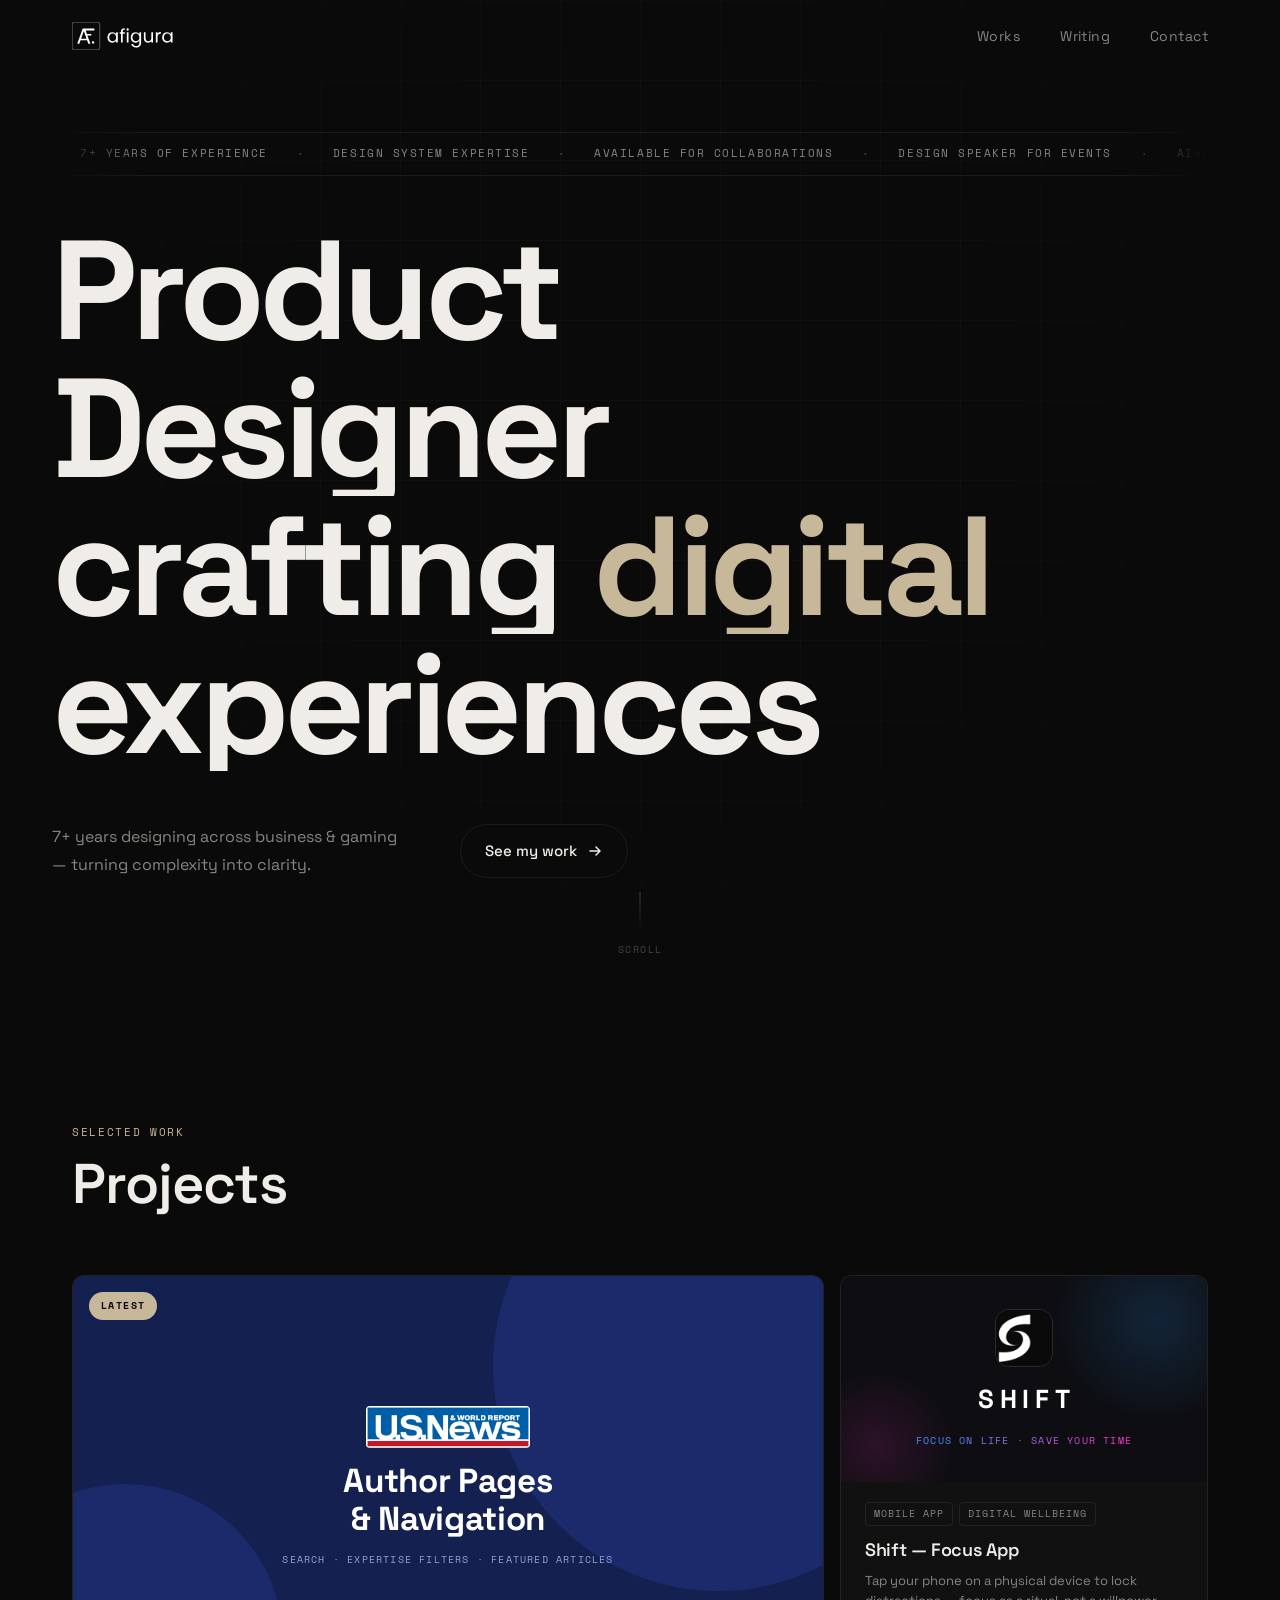
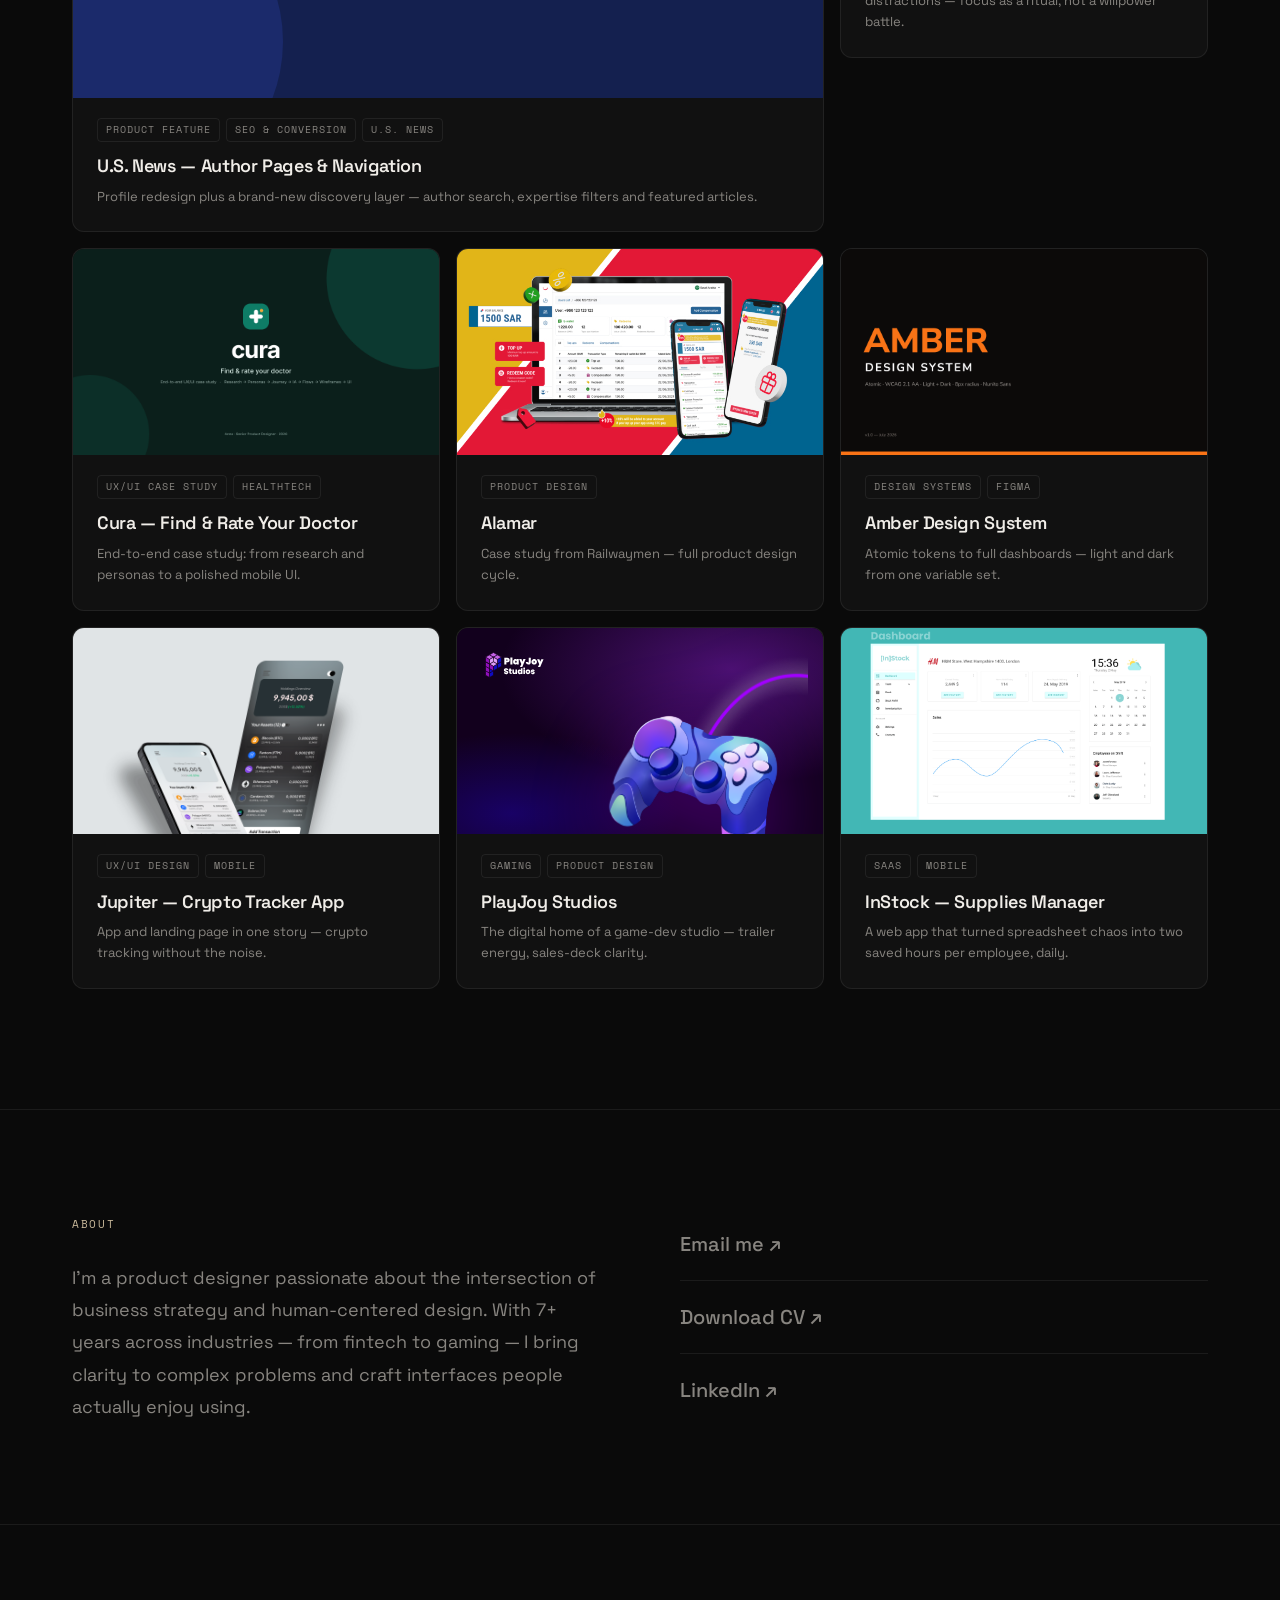
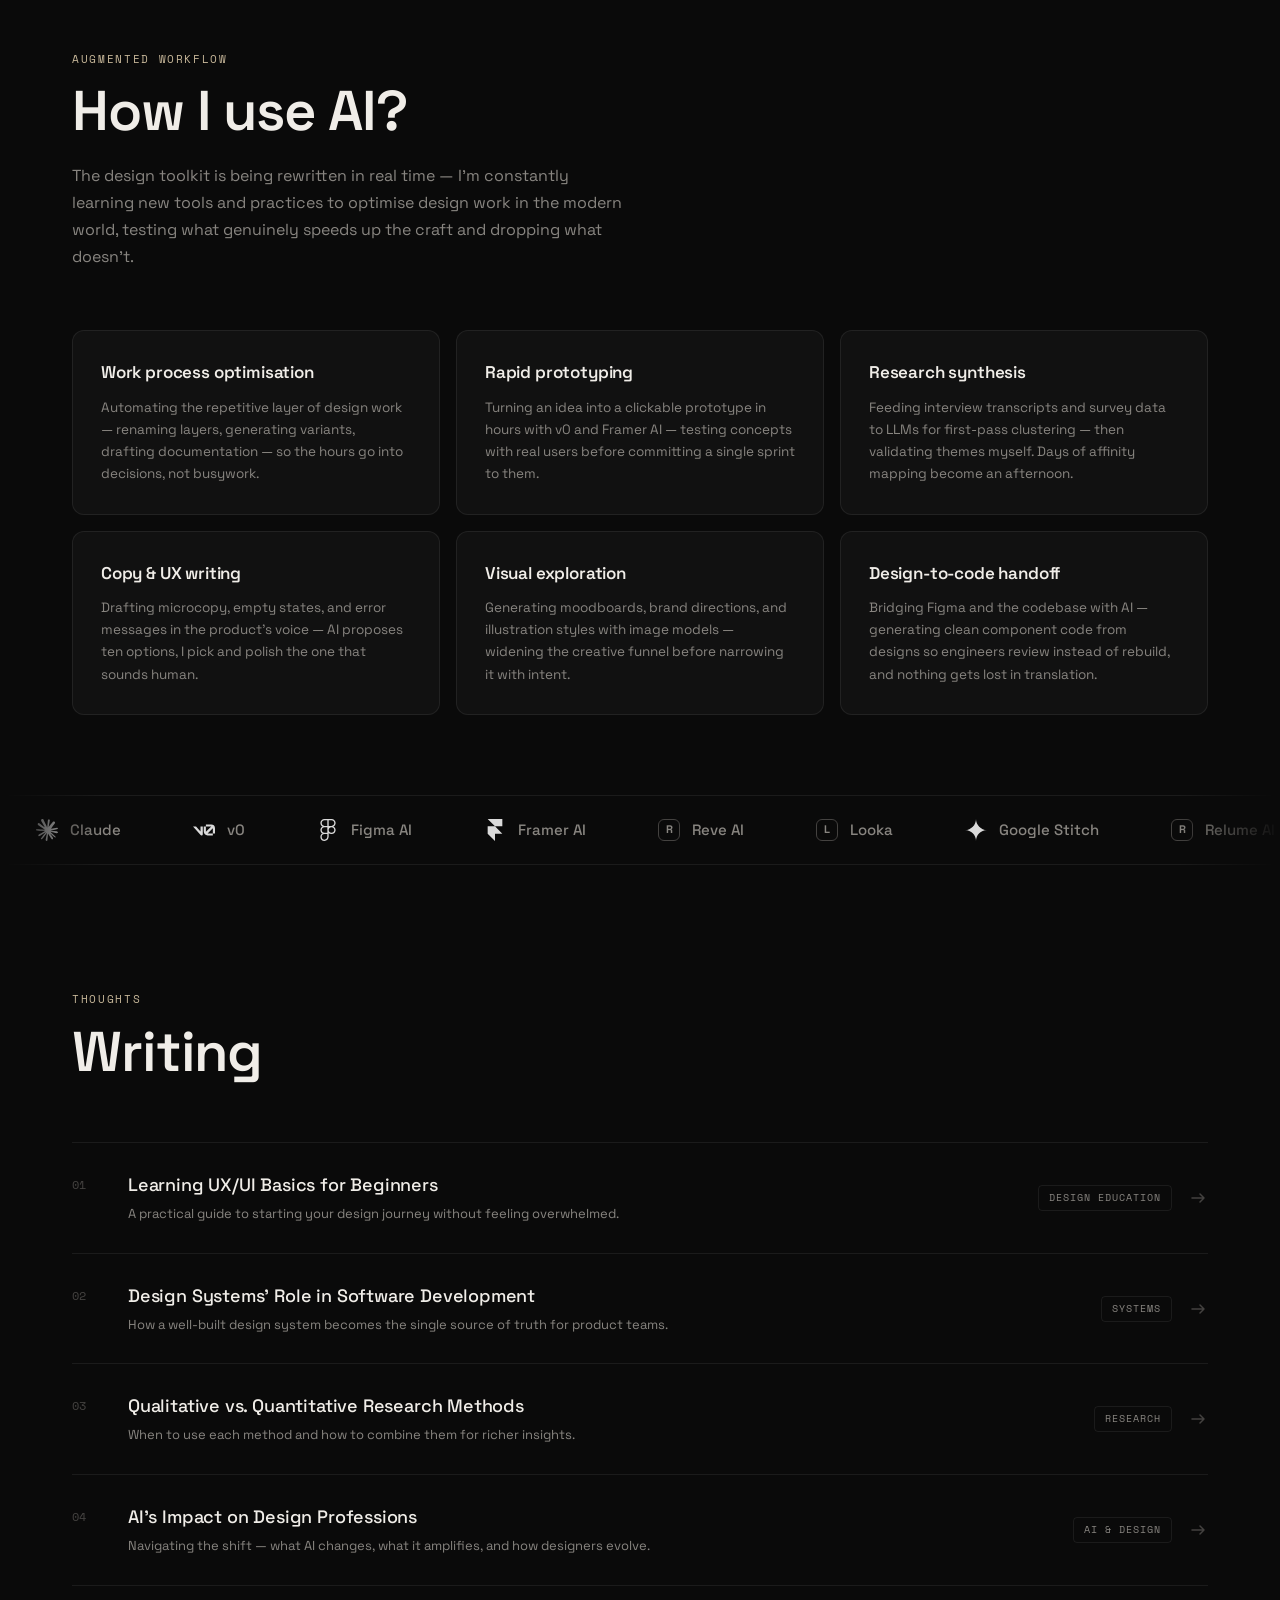
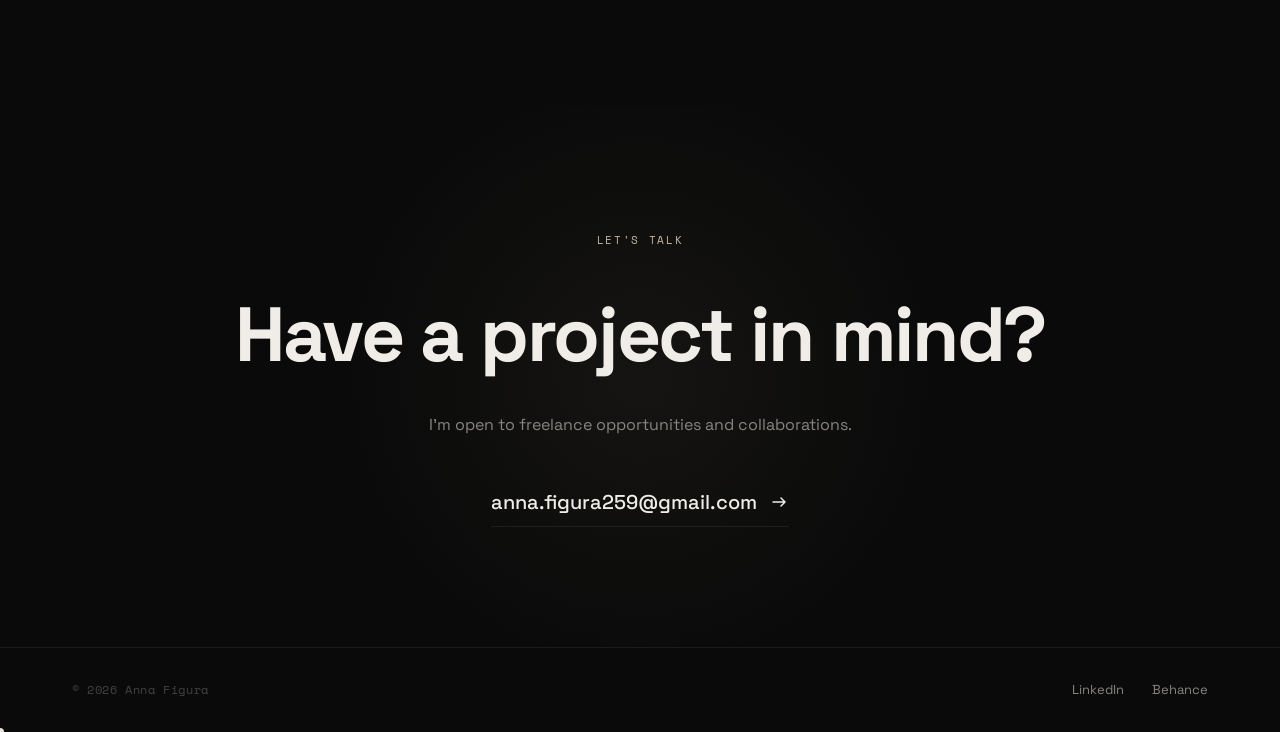
<file: index.html>
<!DOCTYPE html>
<html lang="en">
<head>
  <meta charset="UTF-8" />
  <meta name="viewport" content="width=device-width, initial-scale=1.0" />
  <title>Anna Figura — Product Designer</title>
  <link rel="icon" type="image/x-icon" href="assets/favicon/favicon.ico" />
  <link rel="icon" type="image/png" sizes="32x32" href="assets/favicon/favicon-32x32.png" />
  <link rel="icon" type="image/png" sizes="16x16" href="assets/favicon/favicon-16x16.png" />
  <link rel="apple-touch-icon" sizes="180x180" href="assets/favicon/apple-touch-icon.png" />
  <link rel="manifest" href="assets/favicon/site.webmanifest" />
  <link rel="preconnect" href="https://fonts.googleapis.com" />
  <link rel="preconnect" href="https://fonts.gstatic.com" crossorigin />
  <link href="https://fonts.googleapis.com/css2?family=Space+Grotesk:wght@300;400;500;600;700&family=Space+Mono:ital@0;1&display=swap" rel="stylesheet" />
  <link rel="stylesheet" href="style.css?v=7" />
</head>
<body>

  <!-- Navigation -->
  <nav class="nav" id="nav">
    <div class="nav__inner">
      <a href="#" class="nav__logo">
        <img src="assets/logo.svg" alt="Anna Figura" class="nav__logo-img" />
      </a>
      <ul class="nav__links">
        <li><a href="#works" class="nav__link">Works</a></li>
        <li><a href="#blog" class="nav__link">Writing</a></li>
        <li><a href="#contact" class="nav__link">Contact</a></li>
      </ul>
      <button class="nav__menu-toggle" id="menuToggle" aria-label="Toggle menu">
        <span></span><span></span>
      </button>
    </div>
    <div class="nav__mobile" id="mobileMenu">
      <a href="#works" class="nav__mobile-link">Works</a>
      <a href="#blog" class="nav__mobile-link">Writing</a>
      <a href="#contact" class="nav__mobile-link">Contact</a>
    </div>
  </nav>

  <!-- Hero -->
  <section class="hero" id="home">
    <div class="hero__inner">
      <div class="hero__ticker reveal-up">
        <div class="hero__ticker-track">
          <span class="hero__ticker-item">7+ years of experience</span>
          <span class="hero__ticker-sep">·</span>
          <span class="hero__ticker-item">design system expertise</span>
          <span class="hero__ticker-sep">·</span>
          <span class="hero__ticker-item">available for collaborations</span>
          <span class="hero__ticker-sep">·</span>
          <span class="hero__ticker-item">design speaker for events</span>
          <span class="hero__ticker-sep">·</span>
          <span class="hero__ticker-item">ai-enthusiast</span>
          <span class="hero__ticker-sep">·</span>
          <!-- duplicate for seamless loop -->
          <span class="hero__ticker-item">7+ years of experience</span>
          <span class="hero__ticker-sep">·</span>
          <span class="hero__ticker-item">design system expertise</span>
          <span class="hero__ticker-sep">·</span>
          <span class="hero__ticker-item">available for collaborations</span>
          <span class="hero__ticker-sep">·</span>
          <span class="hero__ticker-item">design speaker for events</span>
          <span class="hero__ticker-sep">·</span>
          <span class="hero__ticker-item">ai-enthusiast</span>
          <span class="hero__ticker-sep">·</span>
        </div>
      </div>
      <h1 class="hero__title">
        <div class="hero__line">
          <span class="hero__word reveal-word">Product</span>
        </div>
        <div class="hero__line">
          <span class="hero__word reveal-word delay-1">Designer</span>
        </div>
        <div class="hero__line hero__line--sub">
          <span class="hero__word reveal-word delay-2">crafting</span>
          <span class="hero__word hero__accent reveal-word delay-3">digital</span>
        </div>
        <div class="hero__line hero__line--sub">
          <span class="hero__word reveal-word delay-4">experiences</span>
        </div>
      </h1>
      <div class="hero__meta reveal-up delay-5">
        <p class="hero__desc">7+ years designing across business & gaming — turning complexity into clarity.</p>
        <a href="#works" class="hero__cta">
          <span>See my work</span>
          <svg width="16" height="16" viewBox="0 0 16 16" fill="none"><path d="M3 8h10M9 4l4 4-4 4" stroke="currentColor" stroke-width="1.5" stroke-linecap="round" stroke-linejoin="round"/></svg>
        </a>
      </div>
    </div>
    <div class="hero__scroll">
      <div class="hero__scroll-line"></div>
      <span>scroll</span>
    </div>
  </section>

  <!-- Works -->
  <section class="works" id="works">
    <div class="container">
      <div class="section-header reveal-up">
        <span class="section-label">Selected work</span>
        <h2 class="section-title">Projects</h2>
      </div>

      <div class="works__grid">

        <article class="work-card work-card--large reveal-card" data-index="0">
          <a href="usnews.html" class="work-card__link">
            <div class="work-card__image">
              <span class="work-card__badge">Latest</span>
              <div class="work-card__usnews" role="img" aria-label="U.S. News — Author Pages and Navigation case study cover">
                <span class="work-card__usnews-blob work-card__usnews-blob--tr"></span>
                <span class="work-card__usnews-blob work-card__usnews-blob--bl"></span>
                <div class="work-card__usnews-center">
                  <img src="assets/usnews-logo.png" alt="U.S. News & World Report" class="work-card__usnews-logo" />
                  <span class="work-card__usnews-title">Author Pages<br>& Navigation</span>
                  <span class="work-card__usnews-tag">Search · Expertise Filters · Featured Articles</span>
                </div>
              </div>
              <div class="work-card__overlay">
                <svg width="24" height="24" viewBox="0 0 24 24" fill="none"><path d="M7 17L17 7M17 7H7M17 7v10" stroke="currentColor" stroke-width="1.5" stroke-linecap="round" stroke-linejoin="round"/></svg>
              </div>
            </div>
            <div class="work-card__info">
              <div class="work-card__meta">
                <span class="work-card__tag">Product Feature</span>
                <span class="work-card__tag">SEO & Conversion</span>
                <span class="work-card__tag">U.S. News</span>
              </div>
              <h3 class="work-card__title">U.S. News — Author Pages & Navigation</h3>
              <p class="work-card__desc">Profile redesign plus a brand-new discovery layer — author search, expertise filters and featured articles.</p>
            </div>
          </a>
        </article>

        <article class="work-card reveal-card" data-index="1">
          <a href="shift.html" class="work-card__link">
            <div class="work-card__image">
              <div class="work-card__shift" role="img" aria-label="Shift — Focus App case study cover">
                <span class="work-card__shift-blob work-card__shift-blob--tr"></span>
                <span class="work-card__shift-blob work-card__shift-blob--bl"></span>
                <div class="work-card__shift-center">
                  <img src="assets/shift-logo.png" alt="" class="work-card__shift-logo" />
                  <span class="work-card__shift-word">SHIFT</span>
                  <span class="work-card__shift-tag">Focus on life · Save your time</span>
                </div>
              </div>
              <div class="work-card__overlay">
                <svg width="24" height="24" viewBox="0 0 24 24" fill="none"><path d="M7 17L17 7M17 7H7M17 7v10" stroke="currentColor" stroke-width="1.5" stroke-linecap="round" stroke-linejoin="round"/></svg>
              </div>
            </div>
            <div class="work-card__info">
              <div class="work-card__meta">
                <span class="work-card__tag">Mobile App</span>
                <span class="work-card__tag">Digital Wellbeing</span>
              </div>
              <h3 class="work-card__title">Shift — Focus App</h3>
              <p class="work-card__desc">Tap your phone on a physical device to lock distractions — focus as a ritual, not a willpower battle.</p>
            </div>
          </a>
        </article>

        <article class="work-card reveal-card" data-index="2">
          <a href="cura.html" class="work-card__link">
            <div class="work-card__image">
              <img src="assets/cura-cover.png" alt="Cura — Find & rate your doctor, case study cover" class="work-card__img" />
              <div class="work-card__overlay">
                <svg width="24" height="24" viewBox="0 0 24 24" fill="none"><path d="M7 17L17 7M17 7H7M17 7v10" stroke="currentColor" stroke-width="1.5" stroke-linecap="round" stroke-linejoin="round"/></svg>
              </div>
            </div>
            <div class="work-card__info">
              <div class="work-card__meta">
                <span class="work-card__tag">UX/UI Case Study</span>
                <span class="work-card__tag">HealthTech</span>
              </div>
              <h3 class="work-card__title">Cura — Find & Rate Your Doctor</h3>
              <p class="work-card__desc">End-to-end case study: from research and personas to a polished mobile UI.</p>
            </div>
          </a>
        </article>

        <article class="work-card reveal-card" data-index="3">
          <a href="https://railwaymen.org/case-studies/alamar" target="_blank" rel="noopener" class="work-card__link">
            <div class="work-card__image">
              <img src="assets/alamar-cover.jpg" alt="Alamar Foods — e-wallet system on desktop and mobile" class="work-card__img" />
              <div class="work-card__overlay">
                <svg width="24" height="24" viewBox="0 0 24 24" fill="none"><path d="M7 17L17 7M17 7H7M17 7v10" stroke="currentColor" stroke-width="1.5" stroke-linecap="round" stroke-linejoin="round"/></svg>
              </div>
            </div>
            <div class="work-card__info">
              <div class="work-card__meta">
                <span class="work-card__tag">Product Design</span>
              </div>
              <h3 class="work-card__title">Alamar</h3>
              <p class="work-card__desc">Case study from Railwaymen — full product design cycle.</p>
            </div>
          </a>
        </article>

        <article class="work-card reveal-card" data-index="4">
          <a href="amber.html" class="work-card__link">
            <div class="work-card__image">
              <img src="assets/amber-cover.png" alt="Amber Design System — bold orange wordmark on near-black cover" class="work-card__img" />
              <div class="work-card__overlay">
                <svg width="24" height="24" viewBox="0 0 24 24" fill="none"><path d="M7 17L17 7M17 7H7M17 7v10" stroke="currentColor" stroke-width="1.5" stroke-linecap="round" stroke-linejoin="round"/></svg>
              </div>
            </div>
            <div class="work-card__info">
              <div class="work-card__meta">
                <span class="work-card__tag">Design Systems</span>
                <span class="work-card__tag">Figma</span>
              </div>
              <h3 class="work-card__title">Amber Design System</h3>
              <p class="work-card__desc">Atomic tokens to full dashboards — light and dark from one variable set.</p>
            </div>
          </a>
        </article>

        <article class="work-card reveal-card" data-index="5">
          <a href="jupiter.html" class="work-card__link">
            <div class="work-card__image">
              <img src="assets/jupiter-tile.png" alt="Jupiter crypto tracker — holdings overview on two phones, light and dark mode" class="work-card__img" />
              <div class="work-card__overlay">
                <svg width="24" height="24" viewBox="0 0 24 24" fill="none"><path d="M7 17L17 7M17 7H7M17 7v10" stroke="currentColor" stroke-width="1.5" stroke-linecap="round" stroke-linejoin="round"/></svg>
              </div>
            </div>
            <div class="work-card__info">
              <div class="work-card__meta">
                <span class="work-card__tag">UX/UI Design</span>
                <span class="work-card__tag">Mobile</span>
              </div>
              <h3 class="work-card__title">Jupiter — Crypto Tracker App</h3>
              <p class="work-card__desc">App and landing page in one story — crypto tracking without the noise.</p>
            </div>
          </a>
        </article>

        <article class="work-card reveal-card" data-index="6">
          <a href="playjoy.html" class="work-card__link">
            <div class="work-card__image">
              <div class="work-card__playjoy">
                <img src="assets/playjoy-logo.svg" alt="" class="work-card__playjoy-logo" />
                <img src="assets/playjoy-joystick.png" alt="PlayJoy Studios — illustrated purple gamepad mascot" class="work-card__playjoy-pad" />
              </div>
              <div class="work-card__overlay">
                <svg width="24" height="24" viewBox="0 0 24 24" fill="none"><path d="M7 17L17 7M17 7H7M17 7v10" stroke="currentColor" stroke-width="1.5" stroke-linecap="round" stroke-linejoin="round"/></svg>
              </div>
            </div>
            <div class="work-card__info">
              <div class="work-card__meta">
                <span class="work-card__tag">Gaming</span>
                <span class="work-card__tag">Product Design</span>
              </div>
              <h3 class="work-card__title">PlayJoy Studios</h3>
              <p class="work-card__desc">The digital home of a game-dev studio — trailer energy, sales-deck clarity.</p>
            </div>
          </a>
        </article>

        <article class="work-card reveal-card" data-index="7">
          <a href="instock.html" class="work-card__link">
            <div class="work-card__image">
              <img src="assets/instock-dashboard.png" alt="InStock supplies manager — teal dashboard with sales, calendar and shift roster" class="work-card__img" />
              <div class="work-card__overlay">
                <svg width="24" height="24" viewBox="0 0 24 24" fill="none"><path d="M7 17L17 7M17 7H7M17 7v10" stroke="currentColor" stroke-width="1.5" stroke-linecap="round" stroke-linejoin="round"/></svg>
              </div>
            </div>
            <div class="work-card__info">
              <div class="work-card__meta">
                <span class="work-card__tag">SaaS</span>
                <span class="work-card__tag">Mobile</span>
              </div>
              <h3 class="work-card__title">InStock — Supplies Manager</h3>
              <p class="work-card__desc">A web app that turned spreadsheet chaos into two saved hours per employee, daily.</p>
            </div>
          </a>
        </article>

      </div>
    </div>
  </section>

  <!-- About strip -->
  <section class="about" id="about">
    <div class="container">
      <div class="about__inner reveal-up">
        <div class="about__text">
          <span class="section-label">About</span>
          <p class="about__body">I'm a product designer passionate about the intersection of business strategy and human-centered design. With 7+ years across industries — from fintech to gaming — I bring clarity to complex problems and craft interfaces people actually enjoy using.</p>
        </div>
        <div class="about__links">
          <a href="mailto:anna.figura259@gmail.com" class="about__link">Email me ↗</a>
          <a href="assets/Anna_Figura_CV.pdf" download class="about__link">Download CV ↗</a>
          <a href="https://www.linkedin.com/in/afigura/" target="_blank" rel="noopener" class="about__link">LinkedIn ↗</a>
        </div>
      </div>
    </div>
  </section>

  <!-- How I use AI -->
  <section class="ai" id="ai">
    <div class="container">
      <div class="section-header reveal-up">
        <span class="section-label">Augmented workflow</span>
        <h2 class="section-title">How I use AI?</h2>
        <p class="ai__sub">The design toolkit is being rewritten in real time — I'm constantly learning new tools and practices to optimise design work in the modern world, testing what genuinely speeds up the craft and dropping what doesn't.</p>
      </div>

      <div class="ai__grid">
        <div class="ai-box reveal-card" data-index="0">
          <h3 class="ai-box__title">Work process optimisation</h3>
          <p class="ai-box__desc">Automating the repetitive layer of design work — renaming layers, generating variants, drafting documentation — so the hours go into decisions, not busywork.</p>
        </div>
        <div class="ai-box reveal-card" data-index="1">
          <h3 class="ai-box__title">Rapid prototyping</h3>
          <p class="ai-box__desc">Turning an idea into a clickable prototype in hours with v0 and Framer AI — testing concepts with real users before committing a single sprint to them.</p>
        </div>
        <div class="ai-box reveal-card" data-index="2">
          <h3 class="ai-box__title">Research synthesis</h3>
          <p class="ai-box__desc">Feeding interview transcripts and survey data to LLMs for first-pass clustering — then validating themes myself. Days of affinity mapping become an afternoon.</p>
        </div>
        <div class="ai-box reveal-card" data-index="3">
          <h3 class="ai-box__title">Copy & UX writing</h3>
          <p class="ai-box__desc">Drafting microcopy, empty states, and error messages in the product's voice — AI proposes ten options, I pick and polish the one that sounds human.</p>
        </div>
        <div class="ai-box reveal-card" data-index="4">
          <h3 class="ai-box__title">Visual exploration</h3>
          <p class="ai-box__desc">Generating moodboards, brand directions, and illustration styles with image models — widening the creative funnel before narrowing it with intent.</p>
        </div>
        <div class="ai-box reveal-card" data-index="5">
          <h3 class="ai-box__title">Design-to-code handoff</h3>
          <p class="ai-box__desc">Bridging Figma and the codebase with AI — generating clean component code from designs so engineers review instead of rebuild, and nothing gets lost in translation.</p>
        </div>
      </div>
    </div>

    <!-- AI tools ticker -->
    <div class="ai__ticker reveal-up">
      <div class="ai__ticker-track">
        <span class="ai-tool"><img src="assets/ai/claude.svg" alt="" />Claude</span>
        <span class="ai-tool"><img src="assets/ai/v0.svg" alt="" />v0</span>
        <span class="ai-tool"><img src="assets/ai/figma.svg" alt="" />Figma AI</span>
        <span class="ai-tool"><img src="assets/ai/framer.svg" alt="" />Framer AI</span>
        <span class="ai-tool"><span class="ai-tool__mono">R</span>Reve AI</span>
        <span class="ai-tool"><span class="ai-tool__mono">L</span>Looka</span>
        <span class="ai-tool"><img src="assets/ai/googlegemini.svg" alt="" />Google Stitch</span>
        <span class="ai-tool"><span class="ai-tool__mono">R</span>Relume AI</span>
        <span class="ai-tool"><img src="assets/ai/canva.svg" alt="" />Canva AI</span>
        <span class="ai-tool"><img src="assets/ai/openai.svg" alt="" />ChatGPT</span>
        <!-- duplicate for seamless loop -->
        <span class="ai-tool"><img src="assets/ai/claude.svg" alt="" />Claude</span>
        <span class="ai-tool"><img src="assets/ai/v0.svg" alt="" />v0</span>
        <span class="ai-tool"><img src="assets/ai/figma.svg" alt="" />Figma AI</span>
        <span class="ai-tool"><img src="assets/ai/framer.svg" alt="" />Framer AI</span>
        <span class="ai-tool"><span class="ai-tool__mono">R</span>Reve AI</span>
        <span class="ai-tool"><span class="ai-tool__mono">L</span>Looka</span>
        <span class="ai-tool"><img src="assets/ai/googlegemini.svg" alt="" />Google Stitch</span>
        <span class="ai-tool"><span class="ai-tool__mono">R</span>Relume AI</span>
        <span class="ai-tool"><img src="assets/ai/canva.svg" alt="" />Canva AI</span>
        <span class="ai-tool"><img src="assets/ai/openai.svg" alt="" />ChatGPT</span>
      </div>
    </div>
  </section>

  <!-- Blog -->
  <section class="blog" id="blog">
    <div class="container">
      <div class="section-header reveal-up">
        <span class="section-label">Thoughts</span>
        <h2 class="section-title">Writing</h2>
      </div>

      <div class="blog__list">

        <article class="blog-item reveal-up" data-index="0">
          <a href="https://railwaymen.org/blog/how-to-learn-basics-of-ux-ui-design" target="_blank" rel="noopener" class="blog-item__link">
            <div class="blog-item__inner">
              <div class="blog-item__left">
                <span class="blog-item__num">01</span>
                <div>
                  <h3 class="blog-item__title">Learning UX/UI Basics for Beginners</h3>
                  <p class="blog-item__desc">A practical guide to starting your design journey without feeling overwhelmed.</p>
                </div>
              </div>
              <div class="blog-item__right">
                <span class="blog-item__tag">Design Education</span>
                <svg class="blog-item__arrow" width="20" height="20" viewBox="0 0 20 20" fill="none"><path d="M4 10h12M12 6l4 4-4 4" stroke="currentColor" stroke-width="1.5" stroke-linecap="round" stroke-linejoin="round"/></svg>
              </div>
            </div>
          </a>
        </article>

        <article class="blog-item reveal-up" data-index="1">
          <a href="https://railwaymen.org/blog/the-role-of-design-system-in-software-development" target="_blank" rel="noopener" class="blog-item__link">
            <div class="blog-item__inner">
              <div class="blog-item__left">
                <span class="blog-item__num">02</span>
                <div>
                  <h3 class="blog-item__title">Design Systems' Role in Software Development</h3>
                  <p class="blog-item__desc">How a well-built design system becomes the single source of truth for product teams.</p>
                </div>
              </div>
              <div class="blog-item__right">
                <span class="blog-item__tag">Systems</span>
                <svg class="blog-item__arrow" width="20" height="20" viewBox="0 0 20 20" fill="none"><path d="M4 10h12M12 6l4 4-4 4" stroke="currentColor" stroke-width="1.5" stroke-linecap="round" stroke-linejoin="round"/></svg>
              </div>
            </div>
          </a>
        </article>

        <article class="blog-item reveal-up" data-index="2">
          <a href="https://anna-figura259.medium.com/ux-research-is-a-crucial-part-of-the-ux-design-process-that-helps-designers-understand-their-6c558896048e" target="_blank" rel="noopener" class="blog-item__link">
            <div class="blog-item__inner">
              <div class="blog-item__left">
                <span class="blog-item__num">03</span>
                <div>
                  <h3 class="blog-item__title">Qualitative vs. Quantitative Research Methods</h3>
                  <p class="blog-item__desc">When to use each method and how to combine them for richer insights.</p>
                </div>
              </div>
              <div class="blog-item__right">
                <span class="blog-item__tag">Research</span>
                <svg class="blog-item__arrow" width="20" height="20" viewBox="0 0 20 20" fill="none"><path d="M4 10h12M12 6l4 4-4 4" stroke="currentColor" stroke-width="1.5" stroke-linecap="round" stroke-linejoin="round"/></svg>
              </div>
            </div>
          </a>
        </article>

        <article class="blog-item reveal-up" data-index="3">
          <a href="https://anna-figura259.medium.com/why-ai-wont-replace-ux-designers-in-the-nearest-future-ff39648dd005" target="_blank" rel="noopener" class="blog-item__link">
            <div class="blog-item__inner">
              <div class="blog-item__left">
                <span class="blog-item__num">04</span>
                <div>
                  <h3 class="blog-item__title">AI's Impact on Design Professions</h3>
                  <p class="blog-item__desc">Navigating the shift — what AI changes, what it amplifies, and how designers evolve.</p>
                </div>
              </div>
              <div class="blog-item__right">
                <span class="blog-item__tag">AI & Design</span>
                <svg class="blog-item__arrow" width="20" height="20" viewBox="0 0 20 20" fill="none"><path d="M4 10h12M12 6l4 4-4 4" stroke="currentColor" stroke-width="1.5" stroke-linecap="round" stroke-linejoin="round"/></svg>
              </div>
            </div>
          </a>
        </article>

      </div>
    </div>
  </section>

  <!-- Contact CTA -->
  <section class="contact" id="contact">
    <div class="container">
      <div class="contact__inner reveal-up">
        <span class="section-label">Let's talk</span>
        <h2 class="contact__title">Have a project in mind?</h2>
        <p class="contact__sub">I'm open to freelance opportunities and collaborations.</p>
        <a href="mailto:anna.figura259@gmail.com" class="contact__cta">
          <span>anna.figura259@gmail.com</span>
          <svg width="20" height="20" viewBox="0 0 20 20" fill="none"><path d="M4 10h12M12 6l4 4-4 4" stroke="currentColor" stroke-width="1.5" stroke-linecap="round" stroke-linejoin="round"/></svg>
        </a>
      </div>
    </div>
  </section>

  <!-- Footer -->
  <footer class="footer">
    <div class="container">
      <div class="footer__inner">
        <p class="footer__copy">© 2026 Anna Figura</p>
        <div class="footer__socials">
          <a href="https://www.linkedin.com/in/afigura/" target="_blank" rel="noopener" class="footer__social">LinkedIn</a>
          <a href="https://www.behance.net/uxfrk" target="_blank" rel="noopener" class="footer__social">Behance</a>
        </div>
      </div>
    </div>
  </footer>

  <!-- Cursor -->
  <div class="cursor" id="cursor"></div>
  <div class="cursor-follower" id="cursorFollower"></div>

  <script src="script.js?v=2"></script>
</body>
</html>
</file>
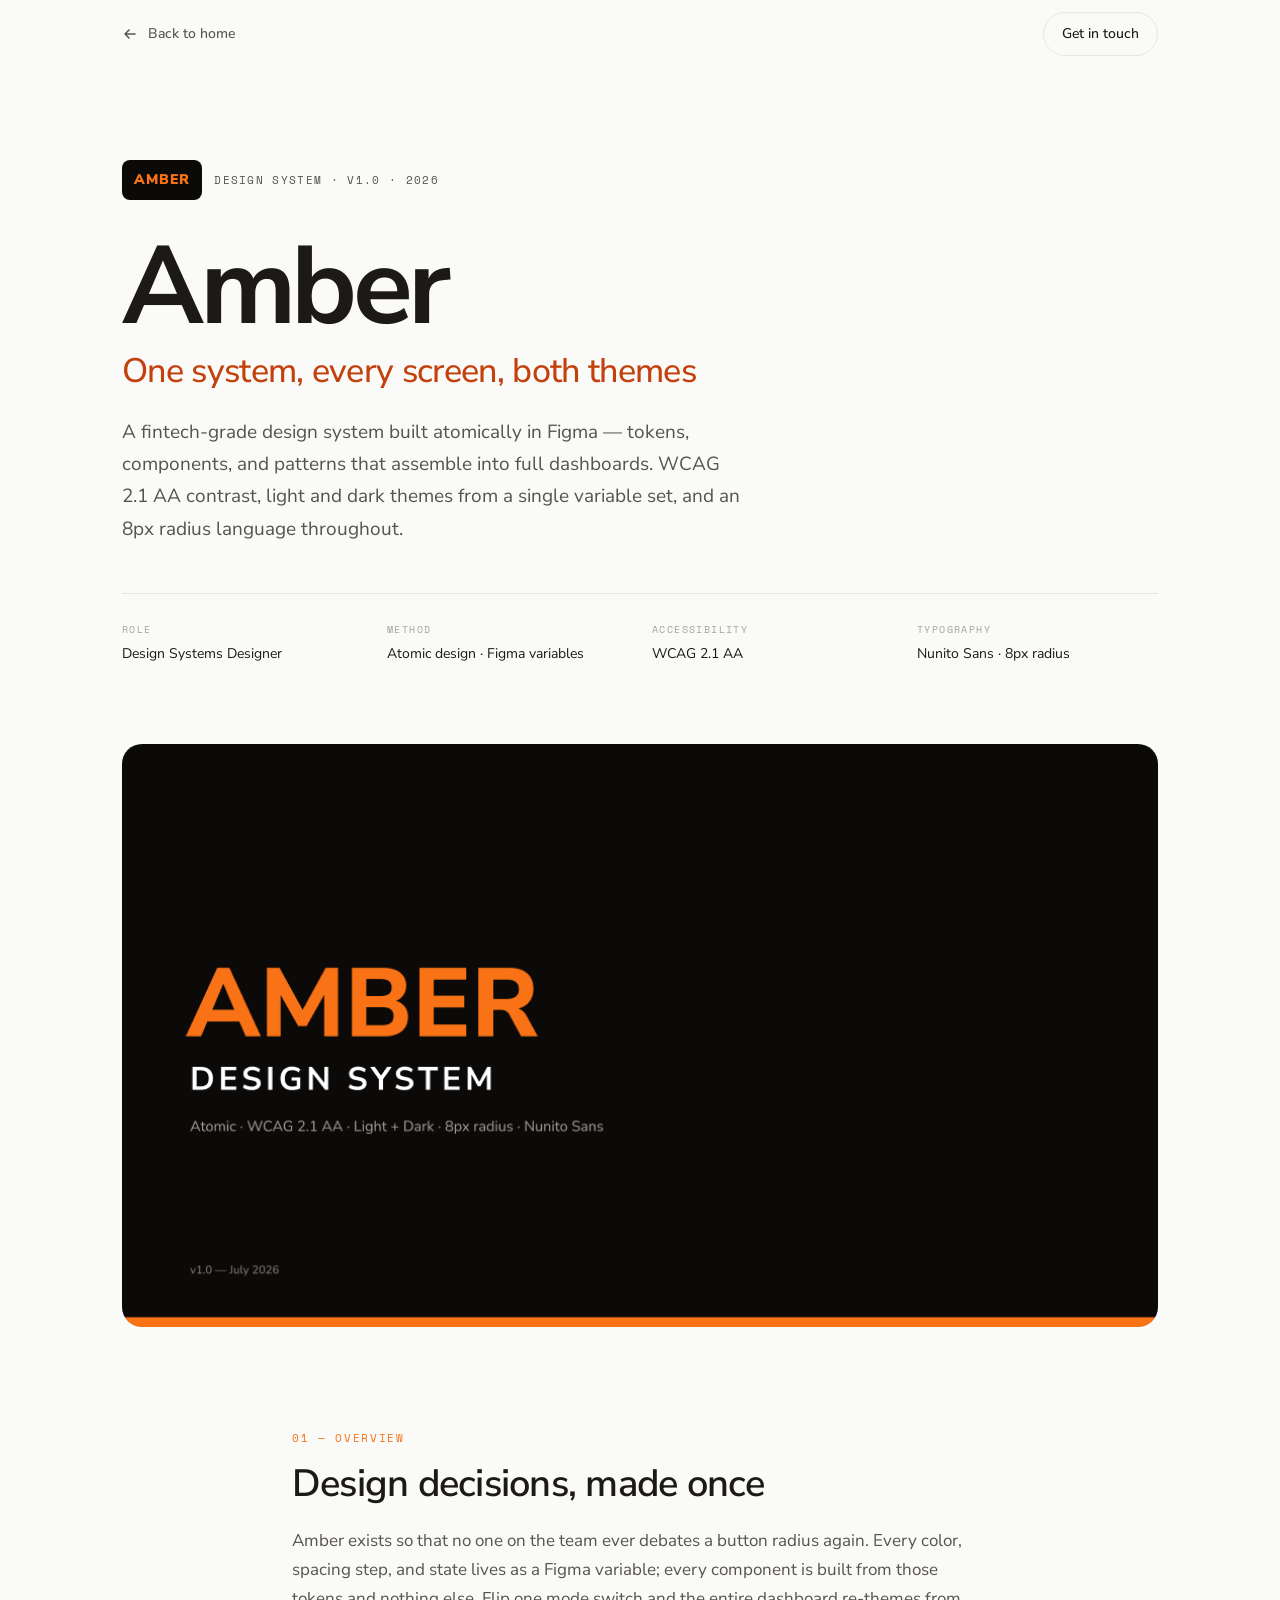
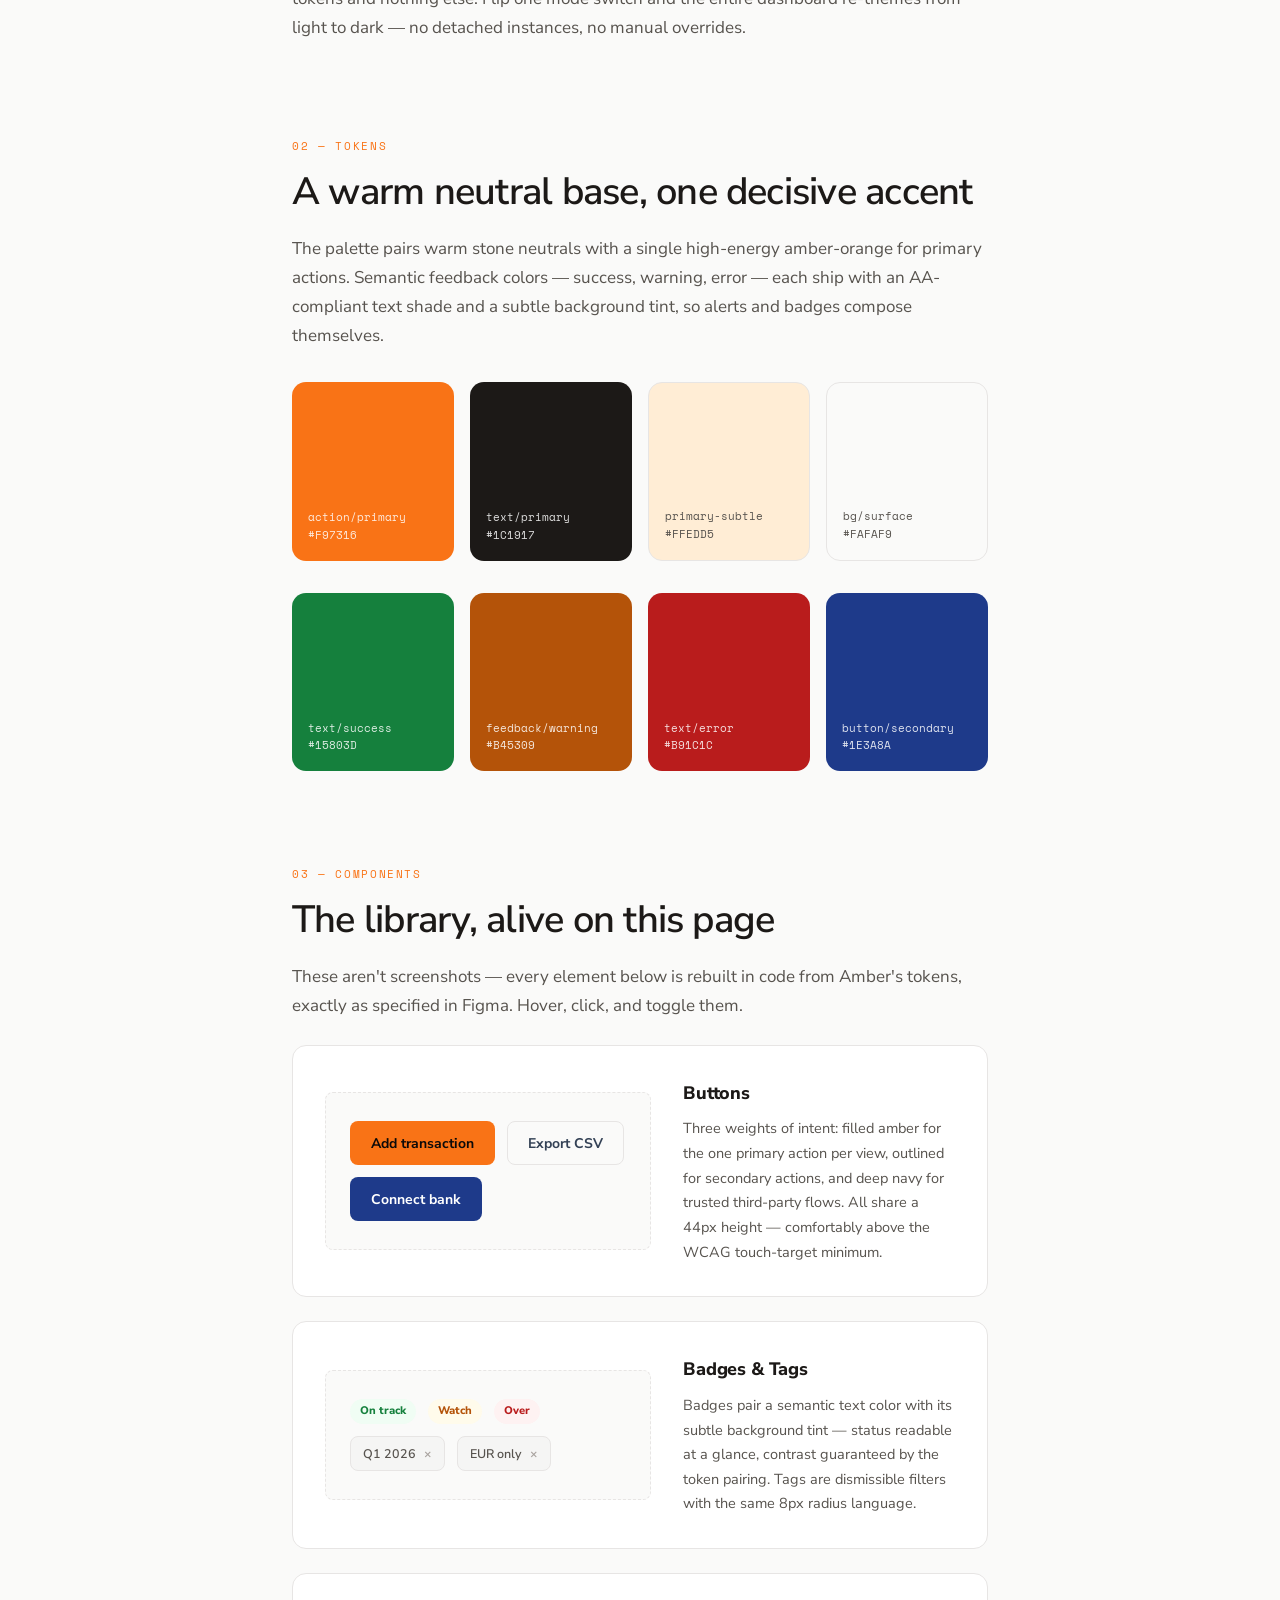
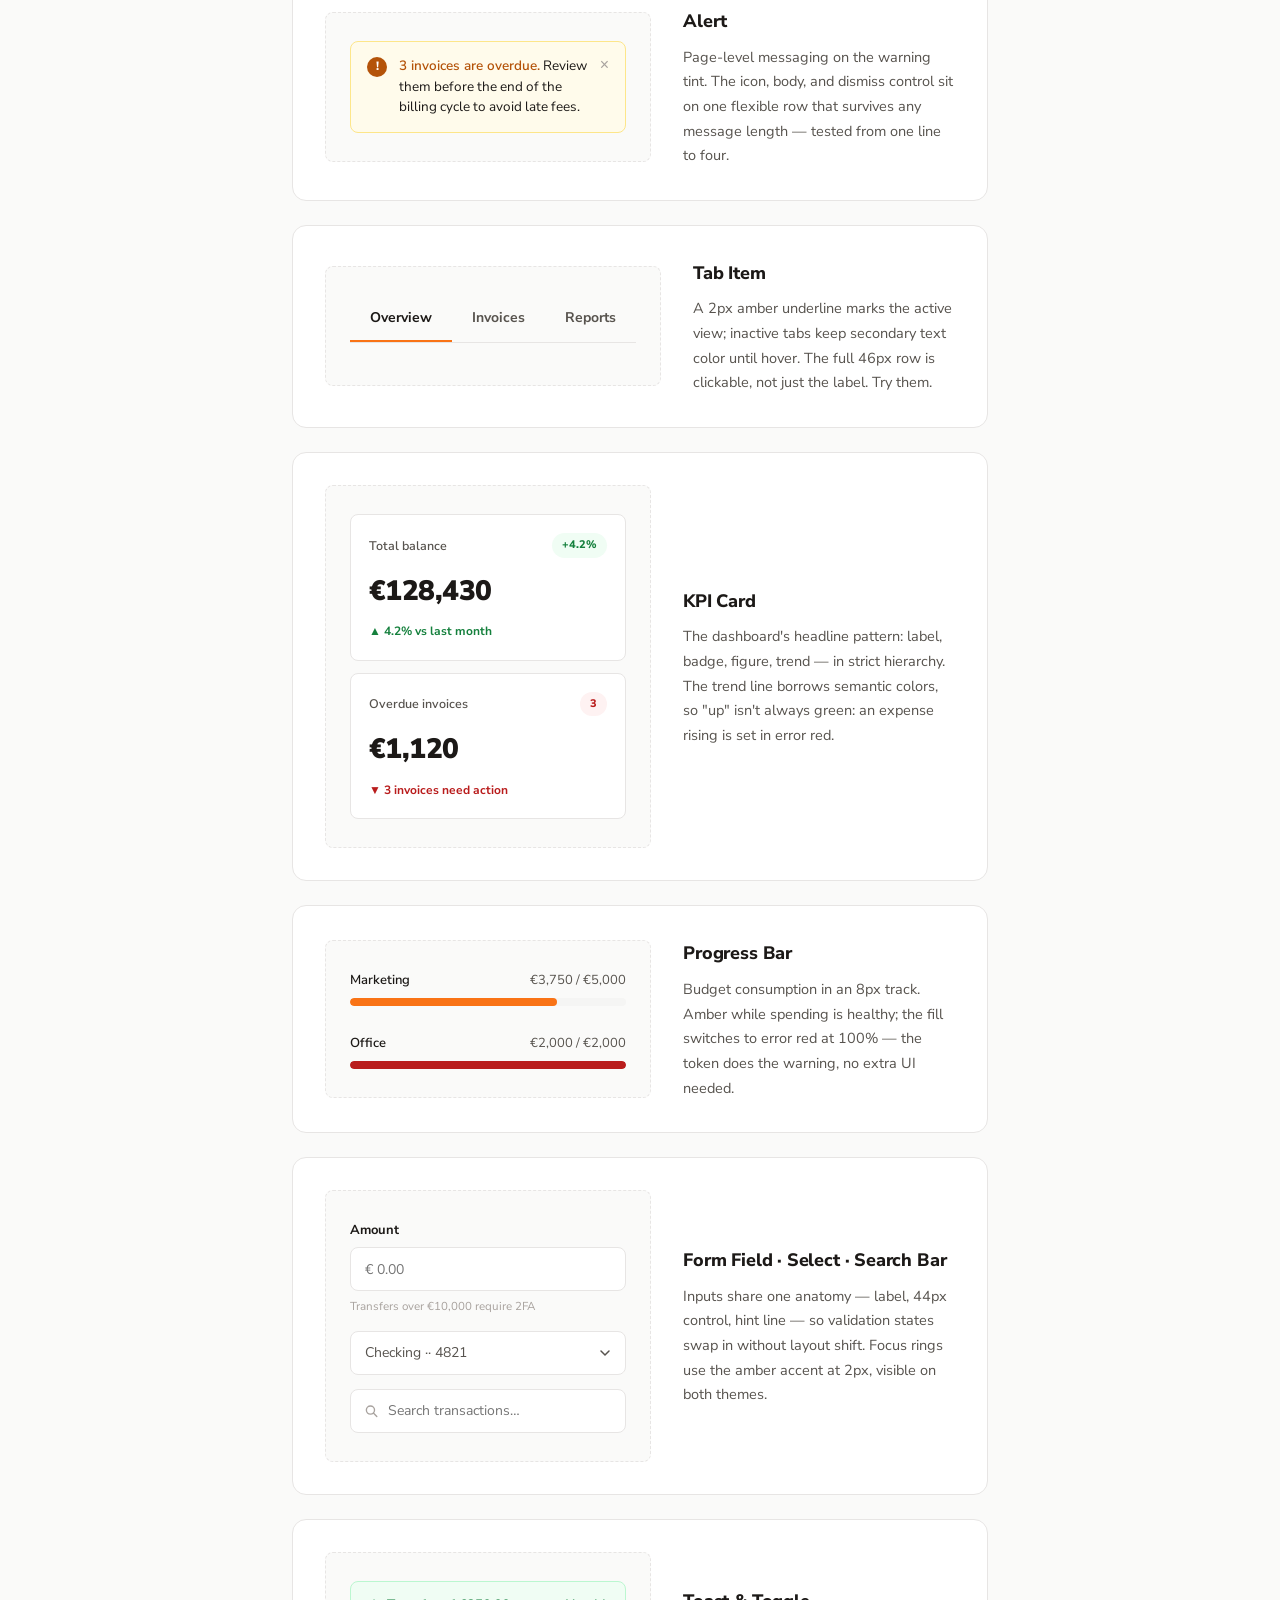
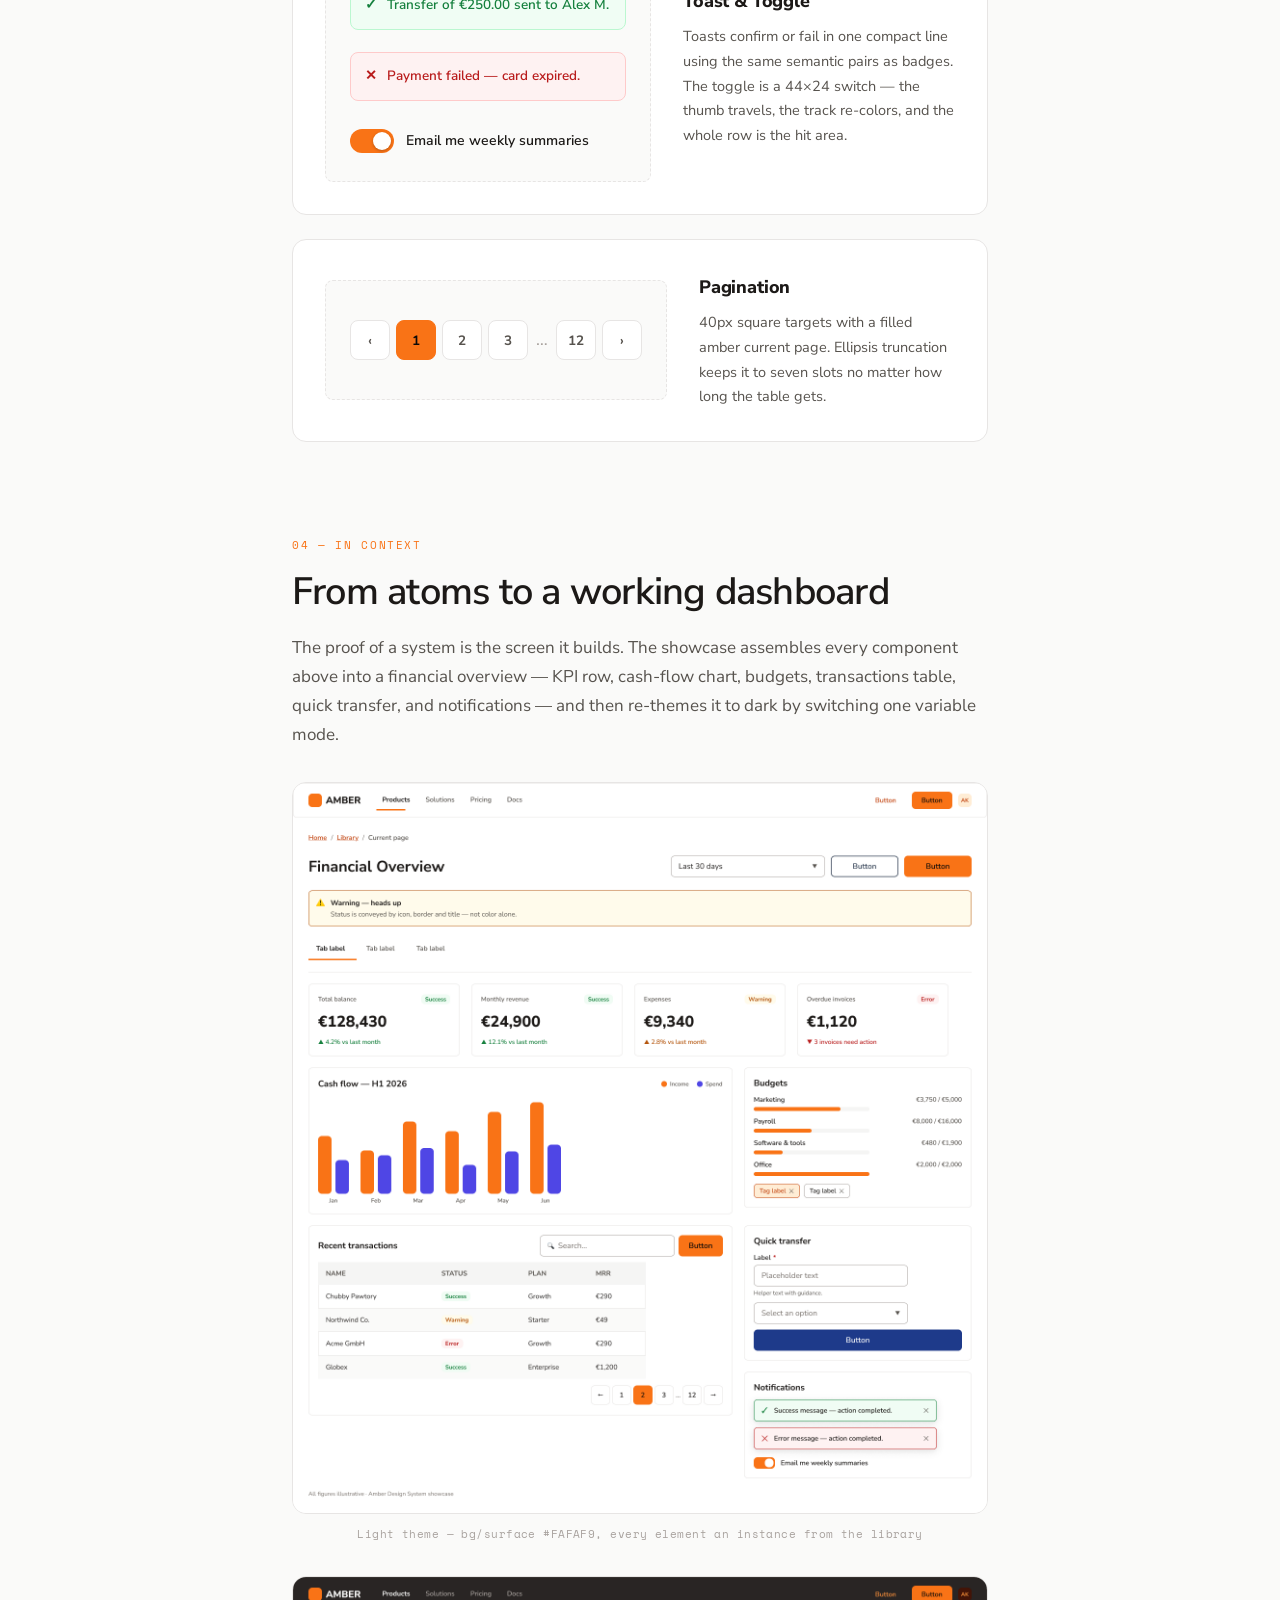
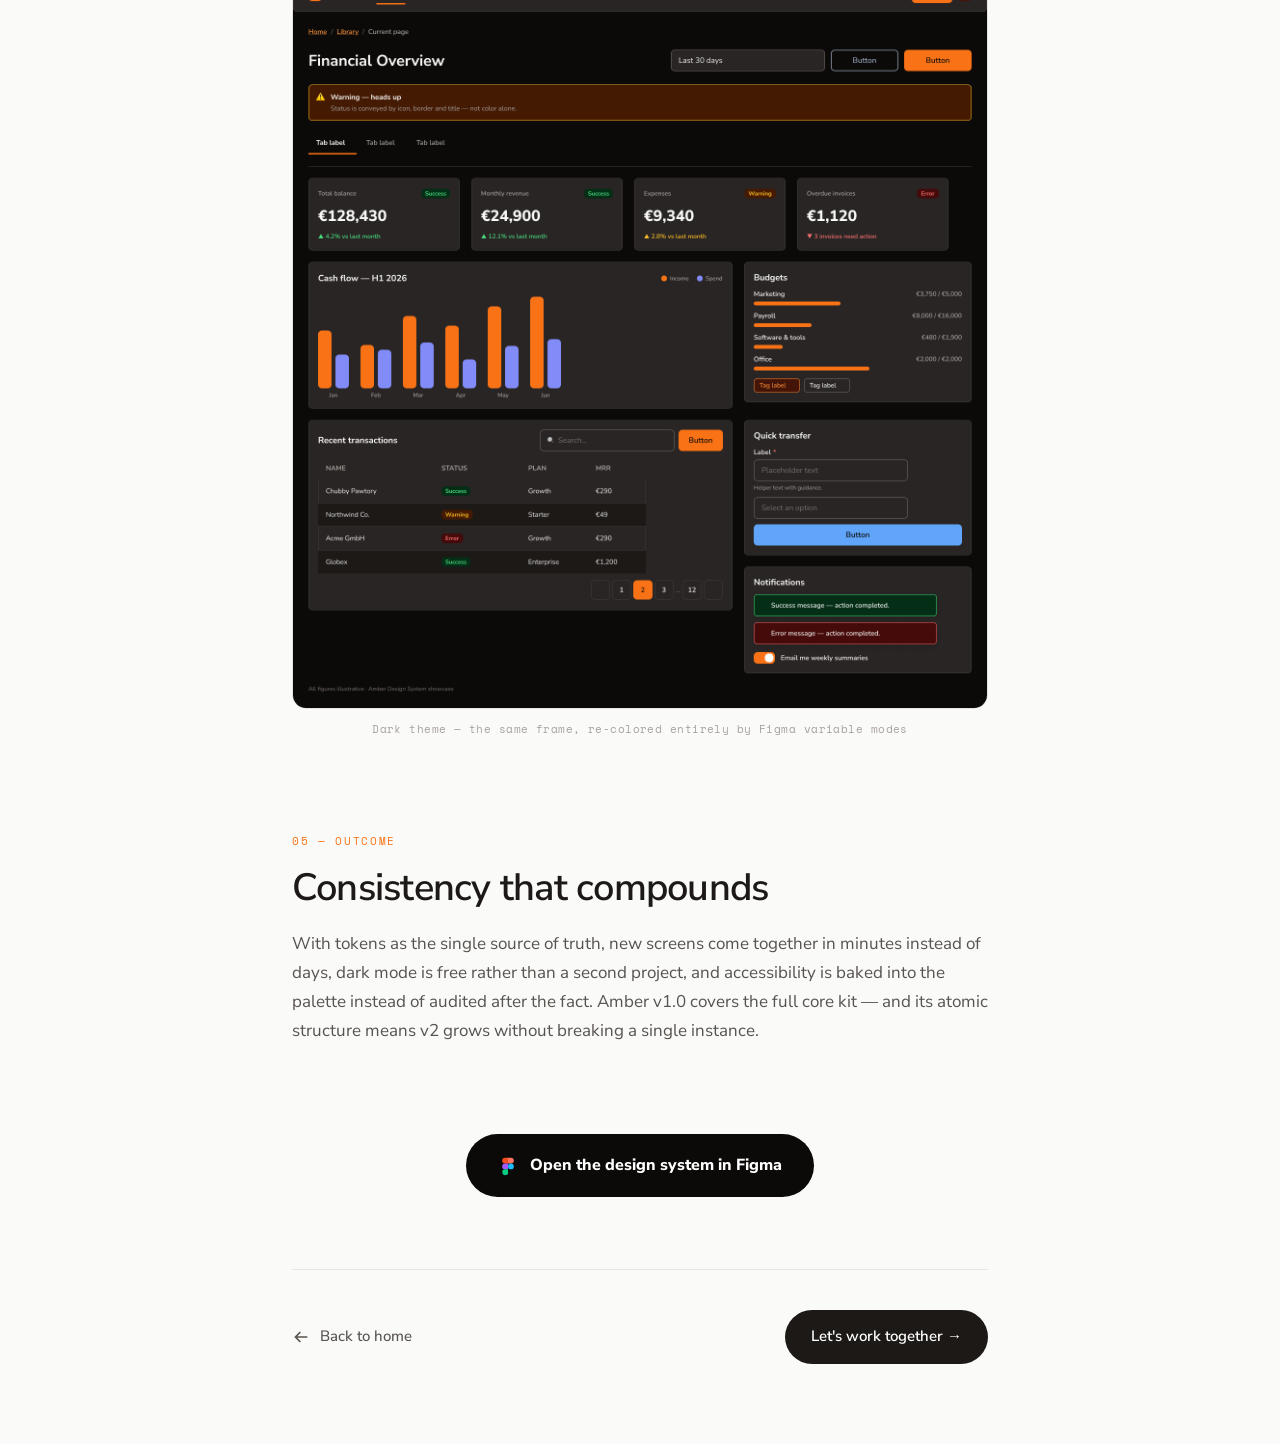
<file: amber.html>
<!DOCTYPE html>
<html lang="en">
<head>
  <meta charset="UTF-8" />
  <meta name="viewport" content="width=device-width, initial-scale=1.0" />
  <title>Amber Design System · Anna Figura</title>
  <link rel="icon" type="image/x-icon" href="assets/favicon/favicon.ico" />
  <link rel="icon" type="image/png" sizes="32x32" href="assets/favicon/favicon-32x32.png" />
  <link rel="icon" type="image/png" sizes="16x16" href="assets/favicon/favicon-16x16.png" />
  <link rel="apple-touch-icon" sizes="180x180" href="assets/favicon/apple-touch-icon.png" />
  <link rel="manifest" href="assets/favicon/site.webmanifest" />
  <link rel="preconnect" href="https://fonts.googleapis.com" />
  <link rel="preconnect" href="https://fonts.gstatic.com" crossorigin />
  <link href="https://fonts.googleapis.com/css2?family=Nunito+Sans:wght@400;600;700;800;900&family=Space+Mono&display=swap" rel="stylesheet" />
  <link rel="stylesheet" href="project.css?v=2" />
  <link rel="stylesheet" href="amber-theme.css" />
</head>
<body>

  <!-- Navigation -->
  <nav class="pnav" id="pnav">
    <div class="pnav__inner">
      <a href="index.html" class="pnav__back">
        <svg width="16" height="16" viewBox="0 0 16 16" fill="none"><path d="M13 8H3M7 4L3 8l4 4" stroke="currentColor" stroke-width="1.5" stroke-linecap="round" stroke-linejoin="round"/></svg>
        <span>Back to home</span>
      </a>
      <a href="mailto:anna.figura259@gmail.com" class="pnav__contact">Get in touch</a>
    </div>
  </nav>

  <!-- Hero -->
  <header class="phero">
    <div class="pcontainer">
      <div class="phero__badge reveal-up">
        <span class="phero__wordmark">AMBER</span>
        Design System · v1.0 · 2026
      </div>
      <h1 class="phero__title">
        <span class="reveal-word">Amber</span>
        <span class="phero__title-sub reveal-word delay-1">One system, every screen, both themes</span>
      </h1>
      <p class="phero__lead reveal-up delay-2">A fintech-grade design system built atomically in Figma — tokens, components, and patterns that assemble into full dashboards. WCAG 2.1 AA contrast, light and dark themes from a single variable set, and an 8px radius language throughout.</p>

      <ul class="phero__facts reveal-up delay-3">
        <li><span>Role</span>Design Systems Designer</li>
        <li><span>Method</span>Atomic design · Figma variables</li>
        <li><span>Accessibility</span>WCAG 2.1 AA</li>
        <li><span>Typography</span>Nunito Sans · 8px radius</li>
      </ul>
    </div>
  </header>

  <!-- Cover visual -->
  <section class="pcover reveal-up">
    <div class="pcontainer">
      <img src="assets/amber-cover.png" alt="Amber Design System cover — bold orange wordmark on near-black" class="pcover__img" />
    </div>
  </section>

  <!-- Body -->
  <main class="pbody">
    <div class="pcontainer pcontainer--narrow">

      <section class="psection reveal-up">
        <span class="plabel">01 — Overview</span>
        <h2>Design decisions, made once</h2>
        <p>Amber exists so that no one on the team ever debates a button radius again. Every color, spacing step, and state lives as a Figma variable; every component is built from those tokens and nothing else. Flip one mode switch and the entire dashboard re-themes from light to dark — no detached instances, no manual overrides.</p>
      </section>

      <section class="psection reveal-up">
        <span class="plabel">02 — Tokens</span>
        <h2>A warm neutral base, one decisive accent</h2>
        <p>The palette pairs warm stone neutrals with a single high-energy amber-orange for primary actions. Semantic feedback colors — success, warning, error — each ship with an AA-compliant text shade and a subtle background tint, so alerts and badges compose themselves.</p>
        <div class="pswatches">
          <div class="pswatch" style="--c:#f97316"><span>action/primary<br>#F97316</span></div>
          <div class="pswatch" style="--c:#1c1917"><span>text/primary<br>#1C1917</span></div>
          <div class="pswatch pswatch--light" style="--c:#ffedd5"><span>primary-subtle<br>#FFEDD5</span></div>
          <div class="pswatch pswatch--light" style="--c:#fafaf9"><span>bg/surface<br>#FAFAF9</span></div>
        </div>
        <div class="pswatches">
          <div class="pswatch" style="--c:#15803d"><span>text/success<br>#15803D</span></div>
          <div class="pswatch" style="--c:#b45309"><span>feedback/warning<br>#B45309</span></div>
          <div class="pswatch" style="--c:#b91c1c"><span>text/error<br>#B91C1C</span></div>
          <div class="pswatch" style="--c:#1e3a8a"><span>button/secondary<br>#1E3A8A</span></div>
        </div>
      </section>

      <section class="psection reveal-up">
        <span class="plabel">03 — Components</span>
        <h2>The library, alive on this page</h2>
        <p>These aren't screenshots — every element below is rebuilt in code from Amber's tokens, exactly as specified in Figma. Hover, click, and toggle them.</p>

        <!-- Buttons -->
        <div class="acomp">
          <div class="acomp__demo">
            <button class="am-btn am-btn--filled">Add transaction</button>
            <button class="am-btn am-btn--outlined">Export CSV</button>
            <button class="am-btn am-btn--secondary">Connect bank</button>
          </div>
          <div class="acomp__info">
            <h3>Buttons</h3>
            <p>Three weights of intent: filled amber for the one primary action per view, outlined for secondary actions, and deep navy for trusted third-party flows. All share a 44px height — comfortably above the WCAG touch-target minimum.</p>
          </div>
        </div>

        <!-- Badges & Tags -->
        <div class="acomp">
          <div class="acomp__demo">
            <span class="am-badge am-badge--success">On track</span>
            <span class="am-badge am-badge--warning">Watch</span>
            <span class="am-badge am-badge--error">Over</span>
            <span class="am-tag">Q1 2026 <b>×</b></span>
            <span class="am-tag">EUR only <b>×</b></span>
          </div>
          <div class="acomp__info">
            <h3>Badges & Tags</h3>
            <p>Badges pair a semantic text color with its subtle background tint — status readable at a glance, contrast guaranteed by the token pairing. Tags are dismissible filters with the same 8px radius language.</p>
          </div>
        </div>

        <!-- Alert -->
        <div class="acomp">
          <div class="acomp__demo acomp__demo--block">
            <div class="am-alert">
              <span class="am-alert__icon">!</span>
              <div><strong>3 invoices are overdue.</strong> Review them before the end of the billing cycle to avoid late fees.</div>
              <button class="am-alert__close">×</button>
            </div>
          </div>
          <div class="acomp__info">
            <h3>Alert</h3>
            <p>Page-level messaging on the warning tint. The icon, body, and dismiss control sit on one flexible row that survives any message length — tested from one line to four.</p>
          </div>
        </div>

        <!-- Tabs -->
        <div class="acomp">
          <div class="acomp__demo acomp__demo--block">
            <div class="am-tabs" id="amTabs">
              <button class="am-tab am-tab--active">Overview</button>
              <button class="am-tab">Invoices</button>
              <button class="am-tab">Reports</button>
            </div>
          </div>
          <div class="acomp__info">
            <h3>Tab Item</h3>
            <p>A 2px amber underline marks the active view; inactive tabs keep secondary text color until hover. The full 46px row is clickable, not just the label. Try them.</p>
          </div>
        </div>

        <!-- KPI Card -->
        <div class="acomp">
          <div class="acomp__demo">
            <div class="am-kpi">
              <div class="am-kpi__head">Total balance <span class="am-badge am-badge--success">+4.2%</span></div>
              <div class="am-kpi__value">€128,430</div>
              <div class="am-kpi__trend am-kpi__trend--up">▲ 4.2% vs last month</div>
            </div>
            <div class="am-kpi">
              <div class="am-kpi__head">Overdue invoices <span class="am-badge am-badge--error">3</span></div>
              <div class="am-kpi__value">€1,120</div>
              <div class="am-kpi__trend am-kpi__trend--down">▼ 3 invoices need action</div>
            </div>
          </div>
          <div class="acomp__info">
            <h3>KPI Card</h3>
            <p>The dashboard's headline pattern: label, badge, figure, trend — in strict hierarchy. The trend line borrows semantic colors, so "up" isn't always green: an expense rising is set in error red.</p>
          </div>
        </div>

        <!-- Progress -->
        <div class="acomp">
          <div class="acomp__demo acomp__demo--block">
            <div class="am-budget">
              <div class="am-budget__row"><span>Marketing</span><span>€3,750 / €5,000</span></div>
              <div class="am-progress"><span style="width:75%"></span></div>
            </div>
            <div class="am-budget">
              <div class="am-budget__row"><span>Office</span><span>€2,000 / €2,000</span></div>
              <div class="am-progress am-progress--full"><span style="width:100%"></span></div>
            </div>
          </div>
          <div class="acomp__info">
            <h3>Progress Bar</h3>
            <p>Budget consumption in an 8px track. Amber while spending is healthy; the fill switches to error red at 100% — the token does the warning, no extra UI needed.</p>
          </div>
        </div>

        <!-- Form -->
        <div class="acomp">
          <div class="acomp__demo acomp__demo--block acomp__demo--form">
            <label class="am-field">
              <span class="am-field__label">Amount</span>
              <input type="text" class="am-input" placeholder="€ 0.00" />
              <span class="am-field__hint">Transfers over €10,000 require 2FA</span>
            </label>
            <div class="am-select">Checking ·· 4821 <svg width="12" height="12" viewBox="0 0 12 12"><path d="M2 4l4 4 4-4" stroke="currentColor" stroke-width="1.5" fill="none" stroke-linecap="round"/></svg></div>
            <div class="am-search">
              <svg width="14" height="14" viewBox="0 0 14 14" fill="none"><circle cx="6" cy="6" r="4.5" stroke="currentColor" stroke-width="1.5"/><path d="M9.5 9.5L13 13" stroke="currentColor" stroke-width="1.5" stroke-linecap="round"/></svg>
              <input type="text" placeholder="Search transactions…" />
            </div>
          </div>
          <div class="acomp__info">
            <h3>Form Field · Select · Search Bar</h3>
            <p>Inputs share one anatomy — label, 44px control, hint line — so validation states swap in without layout shift. Focus rings use the amber accent at 2px, visible on both themes.</p>
          </div>
        </div>

        <!-- Toast & Toggle -->
        <div class="acomp">
          <div class="acomp__demo acomp__demo--block">
            <div class="am-toast am-toast--success"><b>✓</b> Transfer of €250.00 sent to Alex M.</div>
            <div class="am-toast am-toast--error"><b>✕</b> Payment failed — card expired.</div>
            <label class="am-toggle-row">
              <span class="am-toggle"><input type="checkbox" checked><i></i></span>
              Email me weekly summaries
            </label>
          </div>
          <div class="acomp__info">
            <h3>Toast & Toggle</h3>
            <p>Toasts confirm or fail in one compact line using the same semantic pairs as badges. The toggle is a 44×24 switch — the thumb travels, the track re-colors, and the whole row is the hit area.</p>
          </div>
        </div>

        <!-- Pagination -->
        <div class="acomp">
          <div class="acomp__demo">
            <div class="am-pagination">
              <button>‹</button>
              <button class="am-page--active">1</button>
              <button>2</button>
              <button>3</button>
              <span>…</span>
              <button>12</button>
              <button>›</button>
            </div>
          </div>
          <div class="acomp__info">
            <h3>Pagination</h3>
            <p>40px square targets with a filled amber current page. Ellipsis truncation keeps it to seven slots no matter how long the table gets.</p>
          </div>
        </div>

      </section>

      <section class="psection reveal-up">
        <span class="plabel">04 — In Context</span>
        <h2>From atoms to a working dashboard</h2>
        <p>The proof of a system is the screen it builds. The showcase assembles every component above into a financial overview — KPI row, cash-flow chart, budgets, transactions table, quick transfer, and notifications — and then re-themes it to dark by switching one variable mode.</p>
        <figure class="pfigure">
          <img src="assets/amber-dashboard-light.png" alt="Amber dashboard in light theme — financial overview with KPI cards, chart, budgets and transactions" />
          <figcaption>Light theme — bg/surface #FAFAF9, every element an instance from the library</figcaption>
        </figure>
        <figure class="pfigure">
          <img src="assets/amber-dashboard-dark.png" alt="Amber dashboard in dark theme — same layout re-themed via variable modes" />
          <figcaption>Dark theme — the same frame, re-colored entirely by Figma variable modes</figcaption>
        </figure>
      </section>

      <section class="psection reveal-up">
        <span class="plabel">05 — Outcome</span>
        <h2>Consistency that compounds</h2>
        <p>With tokens as the single source of truth, new screens come together in minutes instead of days, dark mode is free rather than a second project, and accessibility is baked into the palette instead of audited after the fact. Amber v1.0 covers the full core kit — and its atomic structure means v2 grows without breaking a single instance.</p>
      </section>

      <!-- Figma CTA -->
      <div class="afigma reveal-up">
        <a href="https://www.figma.com/design/F8GOzJImPnq4eZsRFjUOUU/Untitled?node-id=19-2" target="_blank" rel="noopener" class="afigma__btn">
          <svg width="20" height="20" viewBox="0 0 24 24" fill="none"><path d="M8.5 2h3.5v7H8.5a3.5 3.5 0 1 1 0-7z" fill="#f24e1e"/><path d="M12 2h3.5a3.5 3.5 0 1 1 0 7H12V2z" fill="#ff7262"/><path d="M8.5 9h3.5v7H8.5a3.5 3.5 0 1 1 0-7z" fill="#a259ff"/><path d="M15.5 9a3.5 3.5 0 1 1 0 7 3.5 3.5 0 0 1 0-7z" fill="#1abcfe"/><path d="M8.5 16h3.5v2.5A3.5 3.5 0 1 1 8.5 16z" fill="#0acf83"/></svg>
          Open the design system in Figma
        </a>
      </div>

      <!-- Footer nav -->
      <div class="pfooter-nav reveal-up">
        <a href="index.html" class="pfooter-nav__back">
          <svg width="18" height="18" viewBox="0 0 16 16" fill="none"><path d="M13 8H3M7 4L3 8l4 4" stroke="currentColor" stroke-width="1.5" stroke-linecap="round" stroke-linejoin="round"/></svg>
          Back to home
        </a>
        <a href="mailto:anna.figura259@gmail.com" class="pfooter-nav__cta">Let's work together →</a>
      </div>

    </div>
  </main>

  <script>
    const io = new IntersectionObserver((entries) => {
      entries.forEach(e => { if (e.isIntersecting) { e.target.classList.add('visible'); io.unobserve(e.target); } });
    }, { threshold: 0.12, rootMargin: '0px 0px -40px 0px' });
    document.querySelectorAll('.reveal-up, .reveal-word').forEach(el => {
      if (el.closest('.phero')) { el.classList.add('visible'); } else { io.observe(el); }
    });

    window.addEventListener('scroll', () => {
      document.getElementById('pnav').classList.toggle('scrolled', window.scrollY > 20);
    }, { passive: true });

    // interactive tabs demo
    document.querySelectorAll('#amTabs .am-tab').forEach(tab => {
      tab.addEventListener('click', () => {
        document.querySelectorAll('#amTabs .am-tab').forEach(t => t.classList.remove('am-tab--active'));
        tab.classList.add('am-tab--active');
      });
    });
  </script>
</body>
</html>
</file>
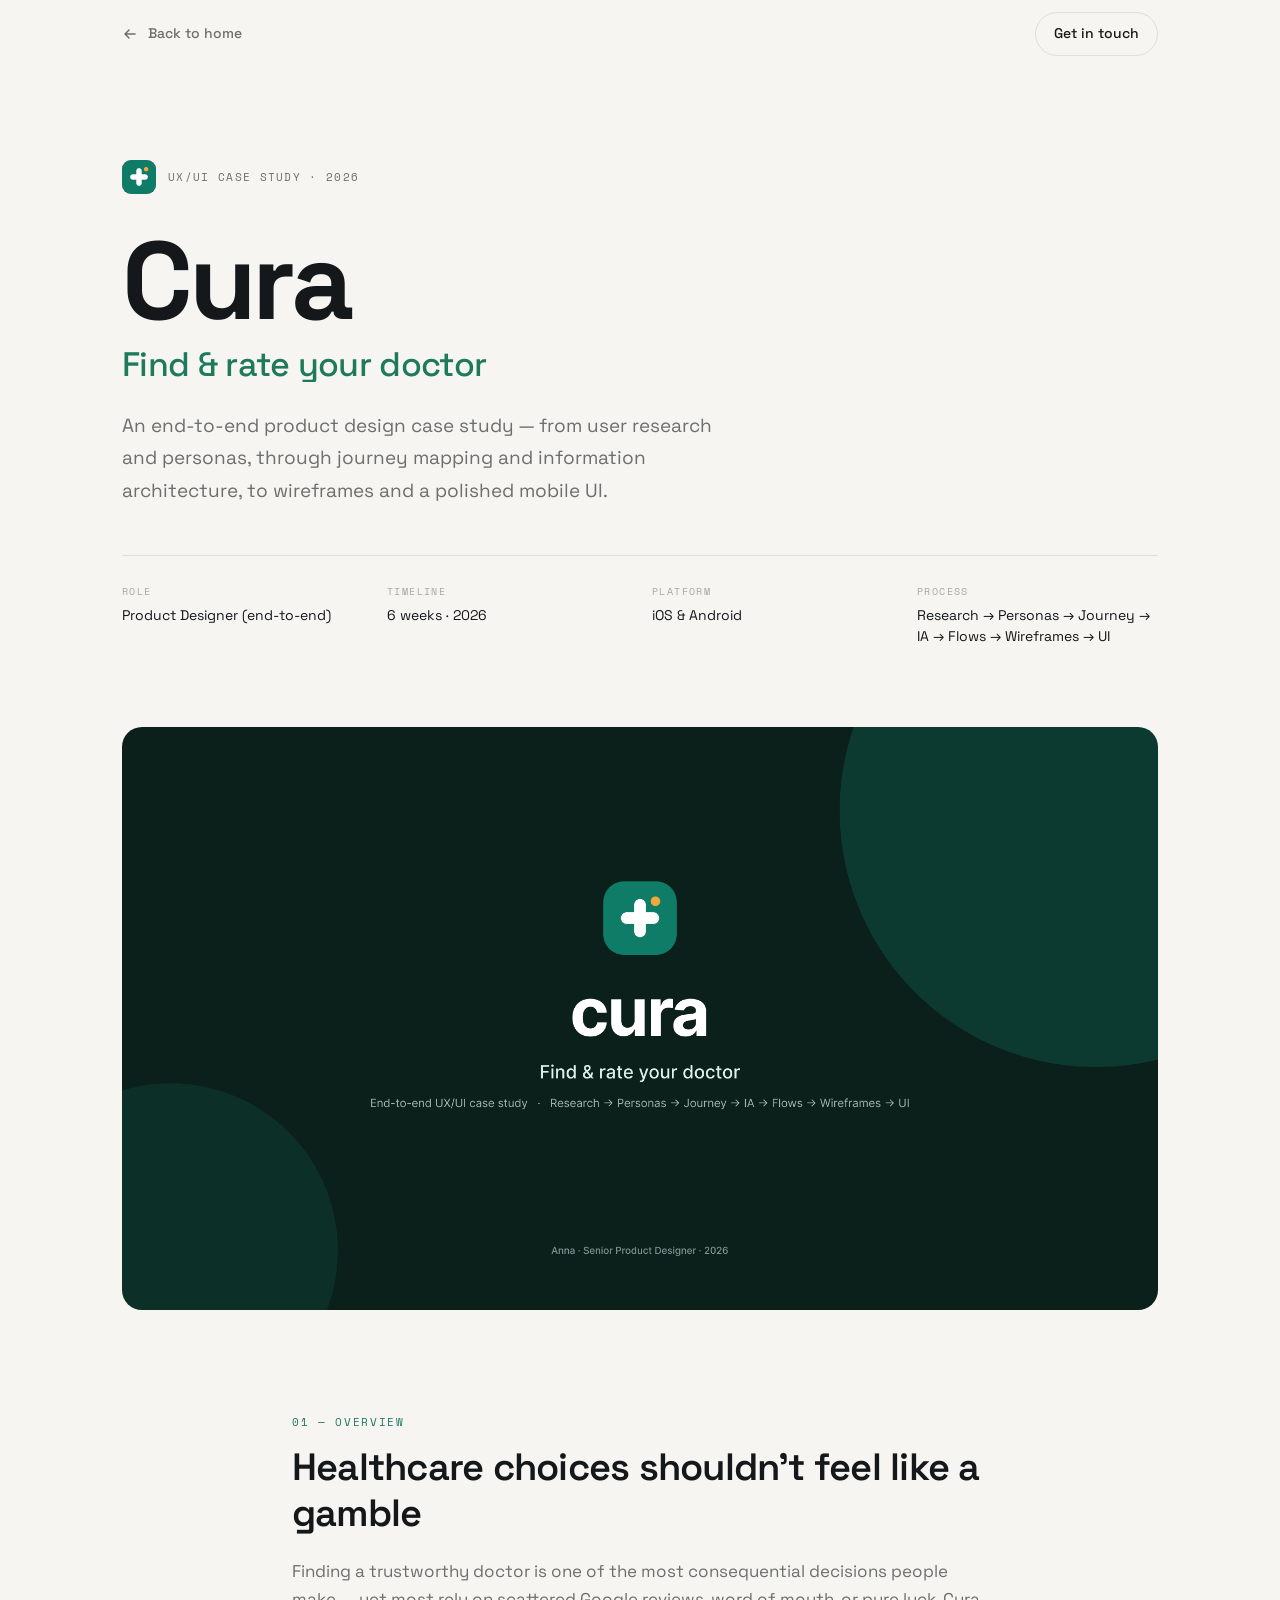
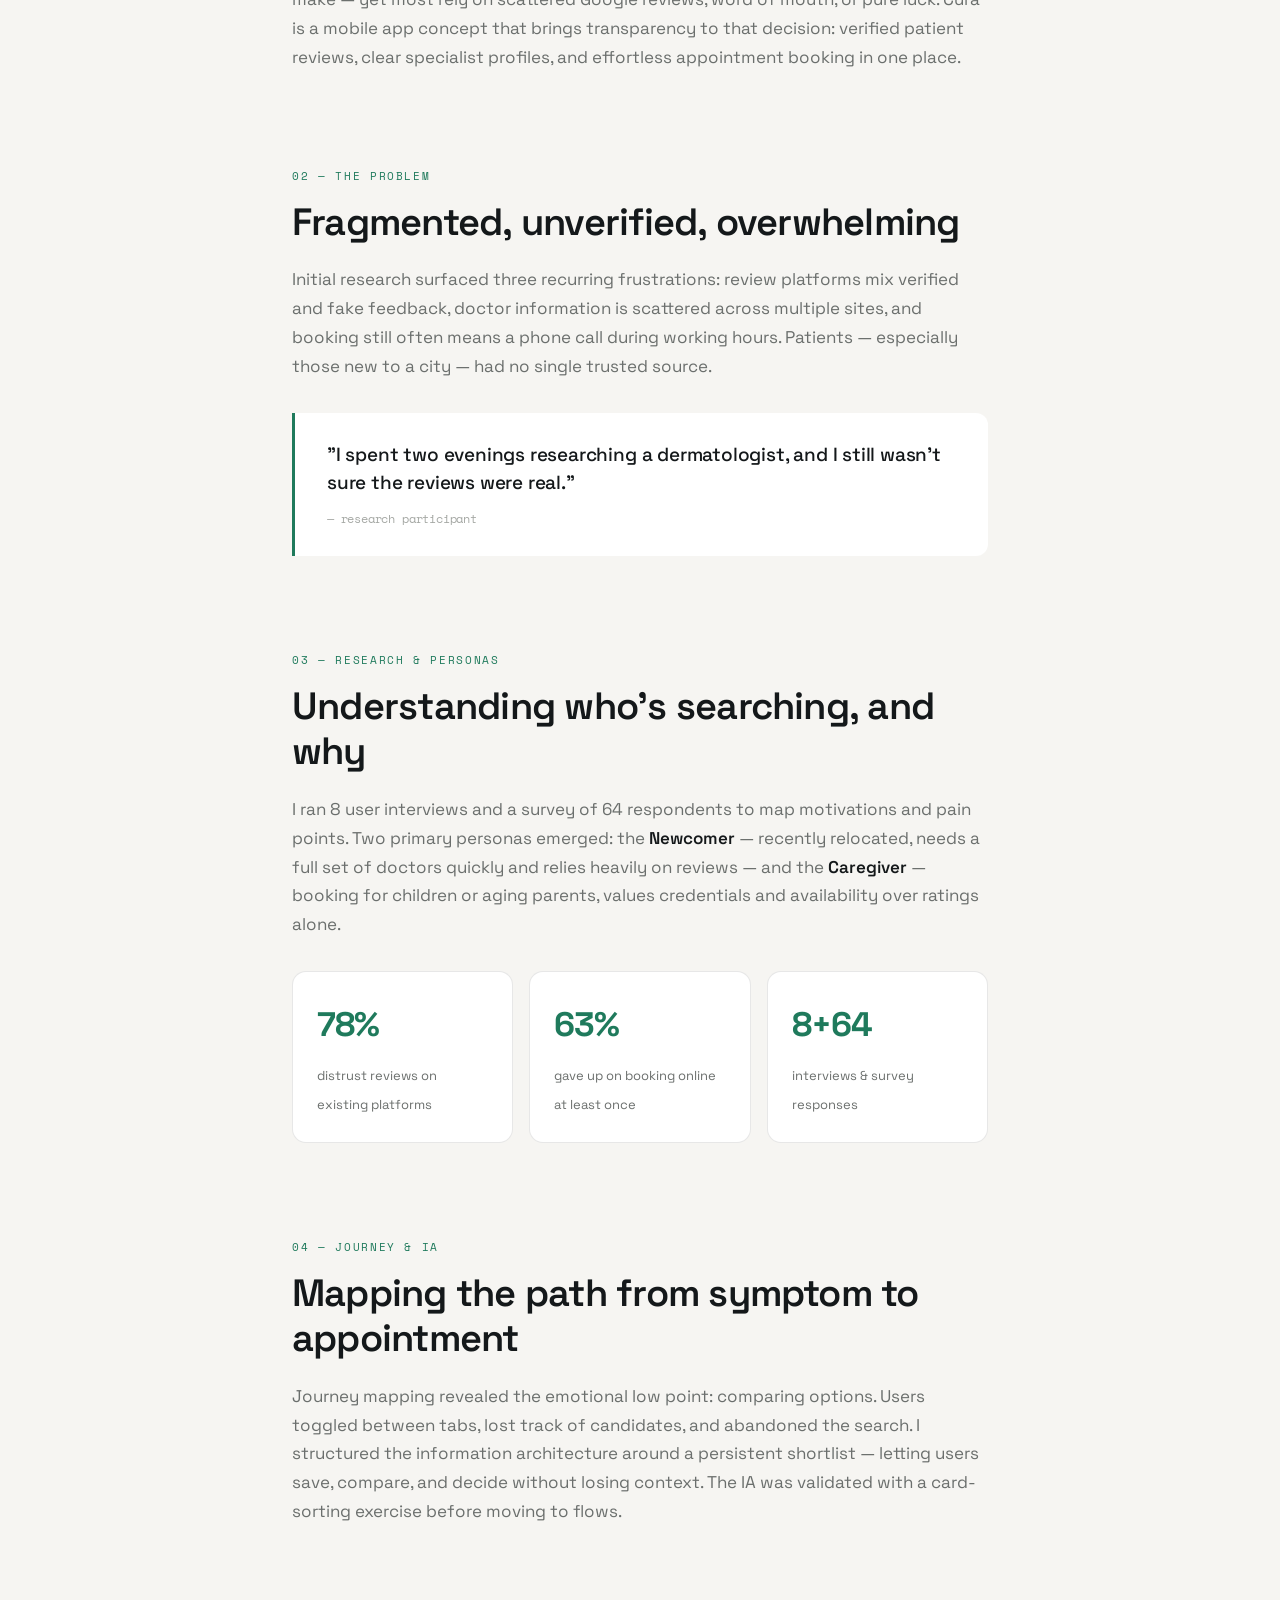
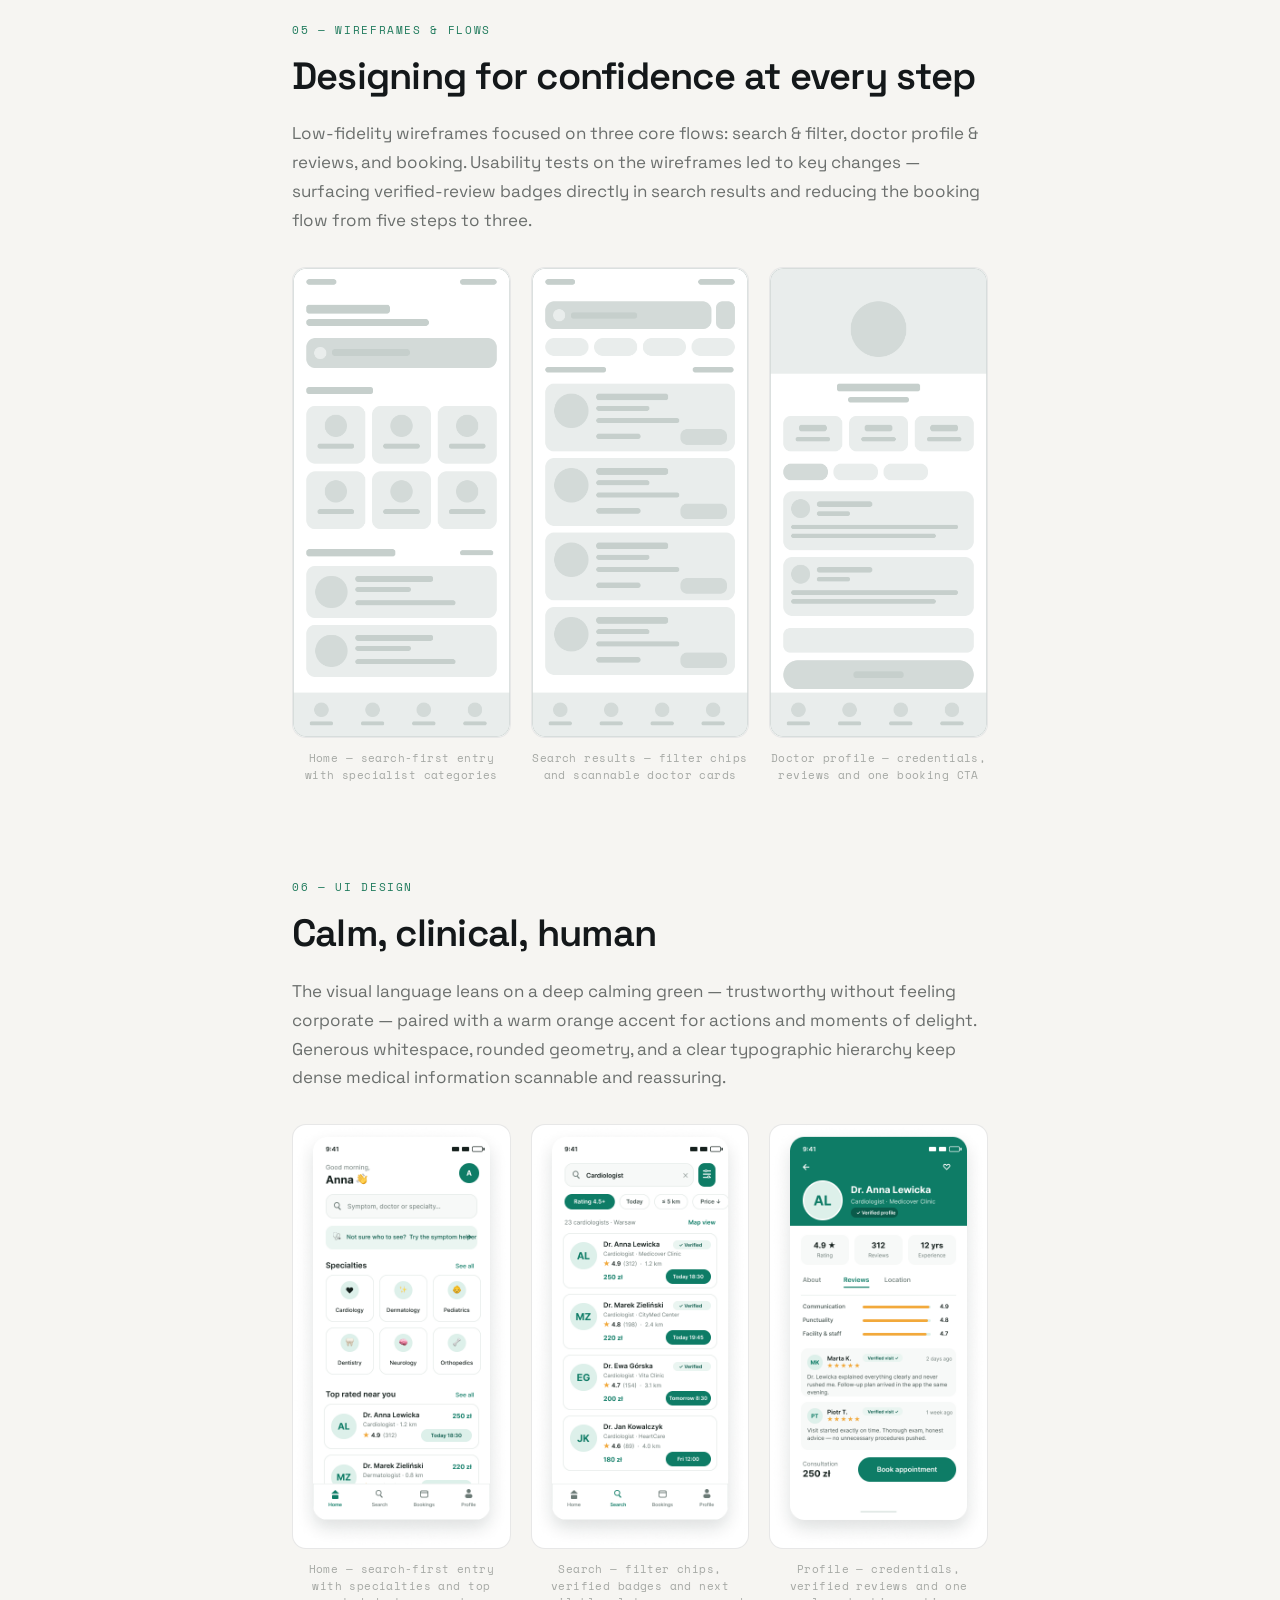
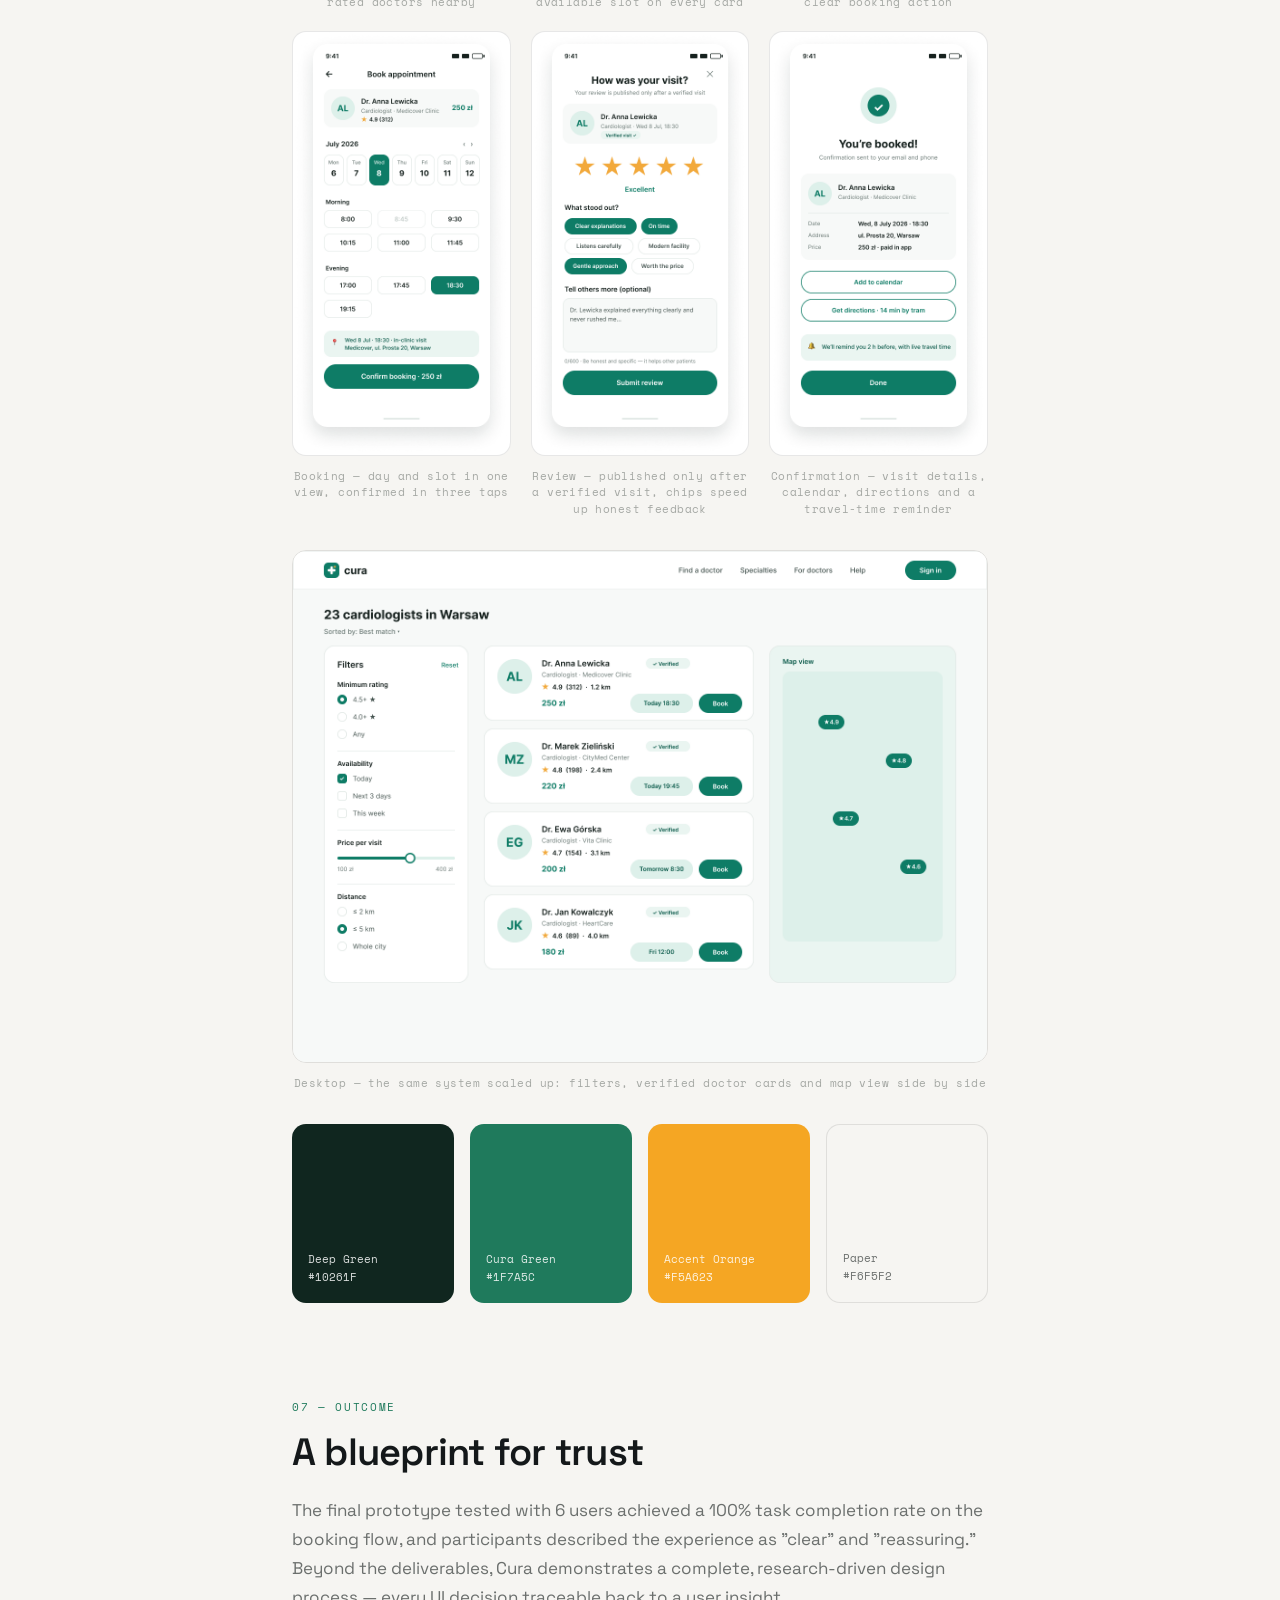
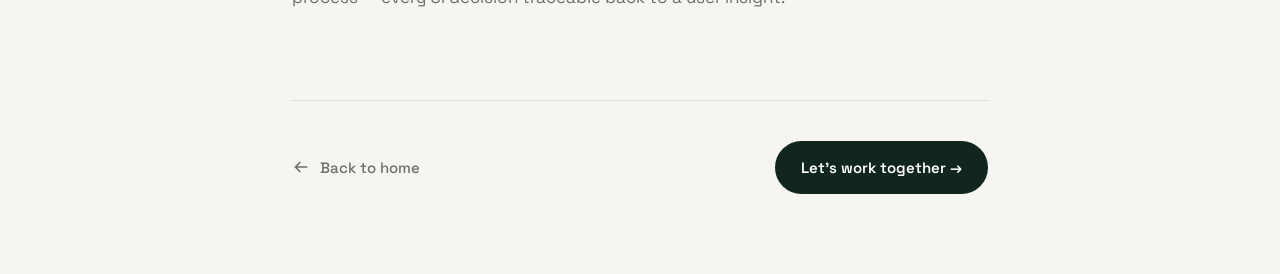
<file: cura.html>
<!DOCTYPE html>
<html lang="en">
<head>
  <meta charset="UTF-8" />
  <meta name="viewport" content="width=device-width, initial-scale=1.0" />
  <title>Cura — Find & Rate Your Doctor · Anna Figura</title>
  <link rel="icon" type="image/x-icon" href="assets/favicon/favicon.ico" />
  <link rel="icon" type="image/png" sizes="32x32" href="assets/favicon/favicon-32x32.png" />
  <link rel="icon" type="image/png" sizes="16x16" href="assets/favicon/favicon-16x16.png" />
  <link rel="apple-touch-icon" sizes="180x180" href="assets/favicon/apple-touch-icon.png" />
  <link rel="manifest" href="assets/favicon/site.webmanifest" />
  <link rel="preconnect" href="https://fonts.googleapis.com" />
  <link rel="preconnect" href="https://fonts.gstatic.com" crossorigin />
  <link href="https://fonts.googleapis.com/css2?family=Space+Grotesk:wght@300;400;500;600;700&family=Space+Mono:ital@0;1&display=swap" rel="stylesheet" />
  <link rel="stylesheet" href="project.css?v=2" />
</head>
<body>

  <!-- Navigation -->
  <nav class="pnav" id="pnav">
    <div class="pnav__inner">
      <a href="index.html" class="pnav__back">
        <svg width="16" height="16" viewBox="0 0 16 16" fill="none"><path d="M13 8H3M7 4L3 8l4 4" stroke="currentColor" stroke-width="1.5" stroke-linecap="round" stroke-linejoin="round"/></svg>
        <span>Back to home</span>
      </a>
      <a href="mailto:anna.figura259@gmail.com" class="pnav__contact">Get in touch</a>
    </div>
  </nav>

  <!-- Hero -->
  <header class="phero">
    <div class="pcontainer">
      <div class="phero__badge reveal-up">
        <img src="assets/cura-logo.png" alt="Cura app icon" class="phero__logo" />
        UX/UI Case Study · 2026
      </div>
      <h1 class="phero__title">
        <span class="reveal-word">Cura</span>
        <span class="phero__title-sub reveal-word delay-1">Find & rate your doctor</span>
      </h1>
      <p class="phero__lead reveal-up delay-2">An end-to-end product design case study — from user research and personas, through journey mapping and information architecture, to wireframes and a polished mobile UI.</p>

      <ul class="phero__facts reveal-up delay-3">
        <li><span>Role</span>Product Designer (end-to-end)</li>
        <li><span>Timeline</span>6 weeks · 2026</li>
        <li><span>Platform</span>iOS & Android</li>
        <li><span>Process</span>Research → Personas → Journey → IA → Flows → Wireframes → UI</li>
      </ul>
    </div>
  </header>

  <!-- Cover visual -->
  <section class="pcover reveal-up">
    <div class="pcontainer">
      <img src="assets/cura-cover.png" alt="Cura case study cover — deep green with app icon and tagline" class="pcover__img" />
    </div>
  </section>

  <!-- Body -->
  <main class="pbody">
    <div class="pcontainer pcontainer--narrow">

      <section class="psection reveal-up">
        <span class="plabel">01 — Overview</span>
        <h2>Healthcare choices shouldn't feel like a gamble</h2>
        <p>Finding a trustworthy doctor is one of the most consequential decisions people make — yet most rely on scattered Google reviews, word of mouth, or pure luck. Cura is a mobile app concept that brings transparency to that decision: verified patient reviews, clear specialist profiles, and effortless appointment booking in one place.</p>
      </section>

      <section class="psection reveal-up">
        <span class="plabel">02 — The Problem</span>
        <h2>Fragmented, unverified, overwhelming</h2>
        <p>Initial research surfaced three recurring frustrations: review platforms mix verified and fake feedback, doctor information is scattered across multiple sites, and booking still often means a phone call during working hours. Patients — especially those new to a city — had no single trusted source.</p>
        <blockquote>"I spent two evenings researching a dermatologist, and I still wasn't sure the reviews were real."<span>— research participant</span></blockquote>
      </section>

      <section class="psection reveal-up">
        <span class="plabel">03 — Research & Personas</span>
        <h2>Understanding who's searching, and why</h2>
        <p>I ran 8 user interviews and a survey of 64 respondents to map motivations and pain points. Two primary personas emerged: the <strong>Newcomer</strong> — recently relocated, needs a full set of doctors quickly and relies heavily on reviews — and the <strong>Caregiver</strong> — booking for children or aging parents, values credentials and availability over ratings alone.</p>
        <div class="pstats">
          <div class="pstat"><strong>78%</strong><span>distrust reviews on existing platforms</span></div>
          <div class="pstat"><strong>63%</strong><span>gave up on booking online at least once</span></div>
          <div class="pstat"><strong>8+64</strong><span>interviews & survey responses</span></div>
        </div>
      </section>

      <section class="psection reveal-up">
        <span class="plabel">04 — Journey & IA</span>
        <h2>Mapping the path from symptom to appointment</h2>
        <p>Journey mapping revealed the emotional low point: comparing options. Users toggled between tabs, lost track of candidates, and abandoned the search. I structured the information architecture around a persistent shortlist — letting users save, compare, and decide without losing context. The IA was validated with a card-sorting exercise before moving to flows.</p>
      </section>

      <section class="psection reveal-up">
        <span class="plabel">05 — Wireframes & Flows</span>
        <h2>Designing for confidence at every step</h2>
        <p>Low-fidelity wireframes focused on three core flows: search & filter, doctor profile & reviews, and booking. Usability tests on the wireframes led to key changes — surfacing verified-review badges directly in search results and reducing the booking flow from five steps to three.</p>
        <div class="pwires">
          <figure class="pwire">
            <img src="assets/cura-wire-3.png" alt="Lo-fi wireframe — home screen with search bar, specialist categories and doctor cards" />
            <figcaption>Home — search-first entry with specialist categories</figcaption>
          </figure>
          <figure class="pwire">
            <img src="assets/cura-wire-2.png" alt="Lo-fi wireframe — search results list with filter chips and doctor cards" />
            <figcaption>Search results — filter chips and scannable doctor cards</figcaption>
          </figure>
          <figure class="pwire">
            <img src="assets/cura-wire-profile.png" alt="Lo-fi wireframe — doctor profile with stats, reviews and booking call to action" />
            <figcaption>Doctor profile — credentials, reviews and one booking CTA</figcaption>
          </figure>
        </div>
      </section>

      <section class="psection reveal-up">
        <span class="plabel">06 — UI Design</span>
        <h2>Calm, clinical, human</h2>
        <p>The visual language leans on a deep calming green — trustworthy without feeling corporate — paired with a warm orange accent for actions and moments of delight. Generous whitespace, rounded geometry, and a clear typographic hierarchy keep dense medical information scannable and reassuring.</p>
        <div class="pwires">
          <figure class="pwire">
            <img src="assets/cura-ui-home.png" alt="Cura mobile UI — home screen with symptom search, specialties grid and top rated doctors" />
            <figcaption>Home — search-first entry with specialties and top rated doctors nearby</figcaption>
          </figure>
          <figure class="pwire">
            <img src="assets/cura-ui-search.png" alt="Cura mobile UI — search results for cardiologists with filter chips and verified doctor cards" />
            <figcaption>Search — filter chips, verified badges and next available slot on every card</figcaption>
          </figure>
          <figure class="pwire">
            <img src="assets/cura-ui-profile.png" alt="Cura mobile UI — doctor profile with rating stats, review breakdown and booking CTA" />
            <figcaption>Profile — credentials, verified reviews and one clear booking action</figcaption>
          </figure>
          <figure class="pwire">
            <img src="assets/cura-ui-booking.png" alt="Cura mobile UI — book appointment screen with calendar and morning/evening time slots" />
            <figcaption>Booking — day and slot in one view, confirmed in three taps</figcaption>
          </figure>
          <figure class="pwire">
            <img src="assets/cura-ui-review.png" alt="Cura mobile UI — rate your visit screen with stars, highlight chips and review field" />
            <figcaption>Review — published only after a verified visit, chips speed up honest feedback</figcaption>
          </figure>
          <figure class="pwire">
            <img src="assets/cura-ui-confirm.png" alt="Cura mobile UI — booking confirmation with visit details, calendar and directions actions" />
            <figcaption>Confirmation — visit details, calendar, directions and a travel-time reminder</figcaption>
          </figure>
        </div>
        <figure class="pfigure">
          <img src="assets/cura-desktop-search.png" alt="Cura desktop UI — search results for 23 cardiologists in Warsaw with filters, doctor cards and map view" />
          <figcaption>Desktop — the same system scaled up: filters, verified doctor cards and map view side by side</figcaption>
        </figure>

        <div class="pswatches">
          <div class="pswatch" style="--c:#10261f"><span>Deep Green<br>#10261F</span></div>
          <div class="pswatch" style="--c:#1f7a5c"><span>Cura Green<br>#1F7A5C</span></div>
          <div class="pswatch" style="--c:#f5a623"><span>Accent Orange<br>#F5A623</span></div>
          <div class="pswatch pswatch--light" style="--c:#f6f5f2"><span>Paper<br>#F6F5F2</span></div>
        </div>
      </section>

      <section class="psection reveal-up">
        <span class="plabel">07 — Outcome</span>
        <h2>A blueprint for trust</h2>
        <p>The final prototype tested with 6 users achieved a 100% task completion rate on the booking flow, and participants described the experience as "clear" and "reassuring." Beyond the deliverables, Cura demonstrates a complete, research-driven design process — every UI decision traceable back to a user insight.</p>
      </section>

      <!-- Footer nav -->
      <div class="pfooter-nav reveal-up">
        <a href="index.html" class="pfooter-nav__back">
          <svg width="18" height="18" viewBox="0 0 16 16" fill="none"><path d="M13 8H3M7 4L3 8l4 4" stroke="currentColor" stroke-width="1.5" stroke-linecap="round" stroke-linejoin="round"/></svg>
          Back to home
        </a>
        <a href="mailto:anna.figura259@gmail.com" class="pfooter-nav__cta">Let's work together →</a>
      </div>

    </div>
  </main>

  <script>
    // Scroll reveal
    const io = new IntersectionObserver((entries) => {
      entries.forEach(e => { if (e.isIntersecting) { e.target.classList.add('visible'); io.unobserve(e.target); } });
    }, { threshold: 0.12, rootMargin: '0px 0px -40px 0px' });
    document.querySelectorAll('.reveal-up, .reveal-word').forEach(el => {
      if (el.closest('.phero')) { el.classList.add('visible'); } else { io.observe(el); }
    });

    // Nav shadow on scroll
    window.addEventListener('scroll', () => {
      document.getElementById('pnav').classList.toggle('scrolled', window.scrollY > 20);
    }, { passive: true });
  </script>
</body>
</html>
</file>
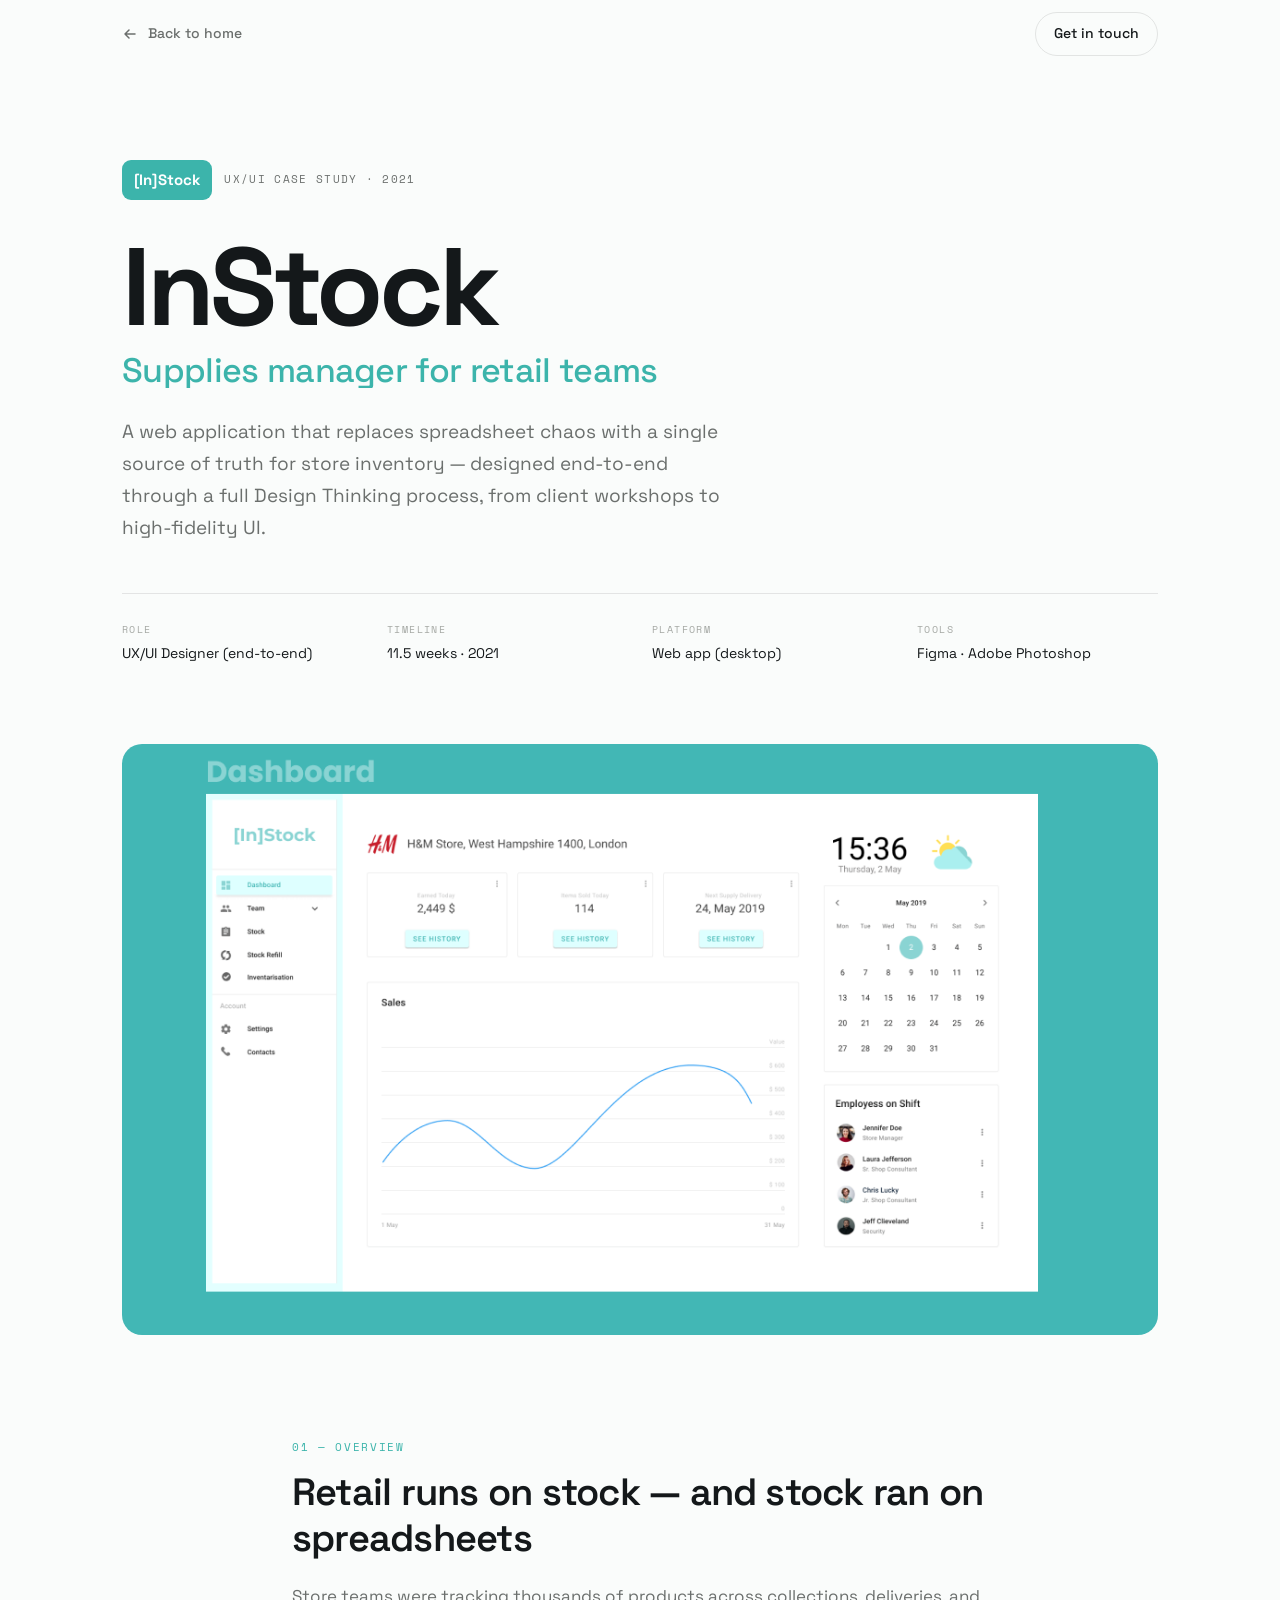
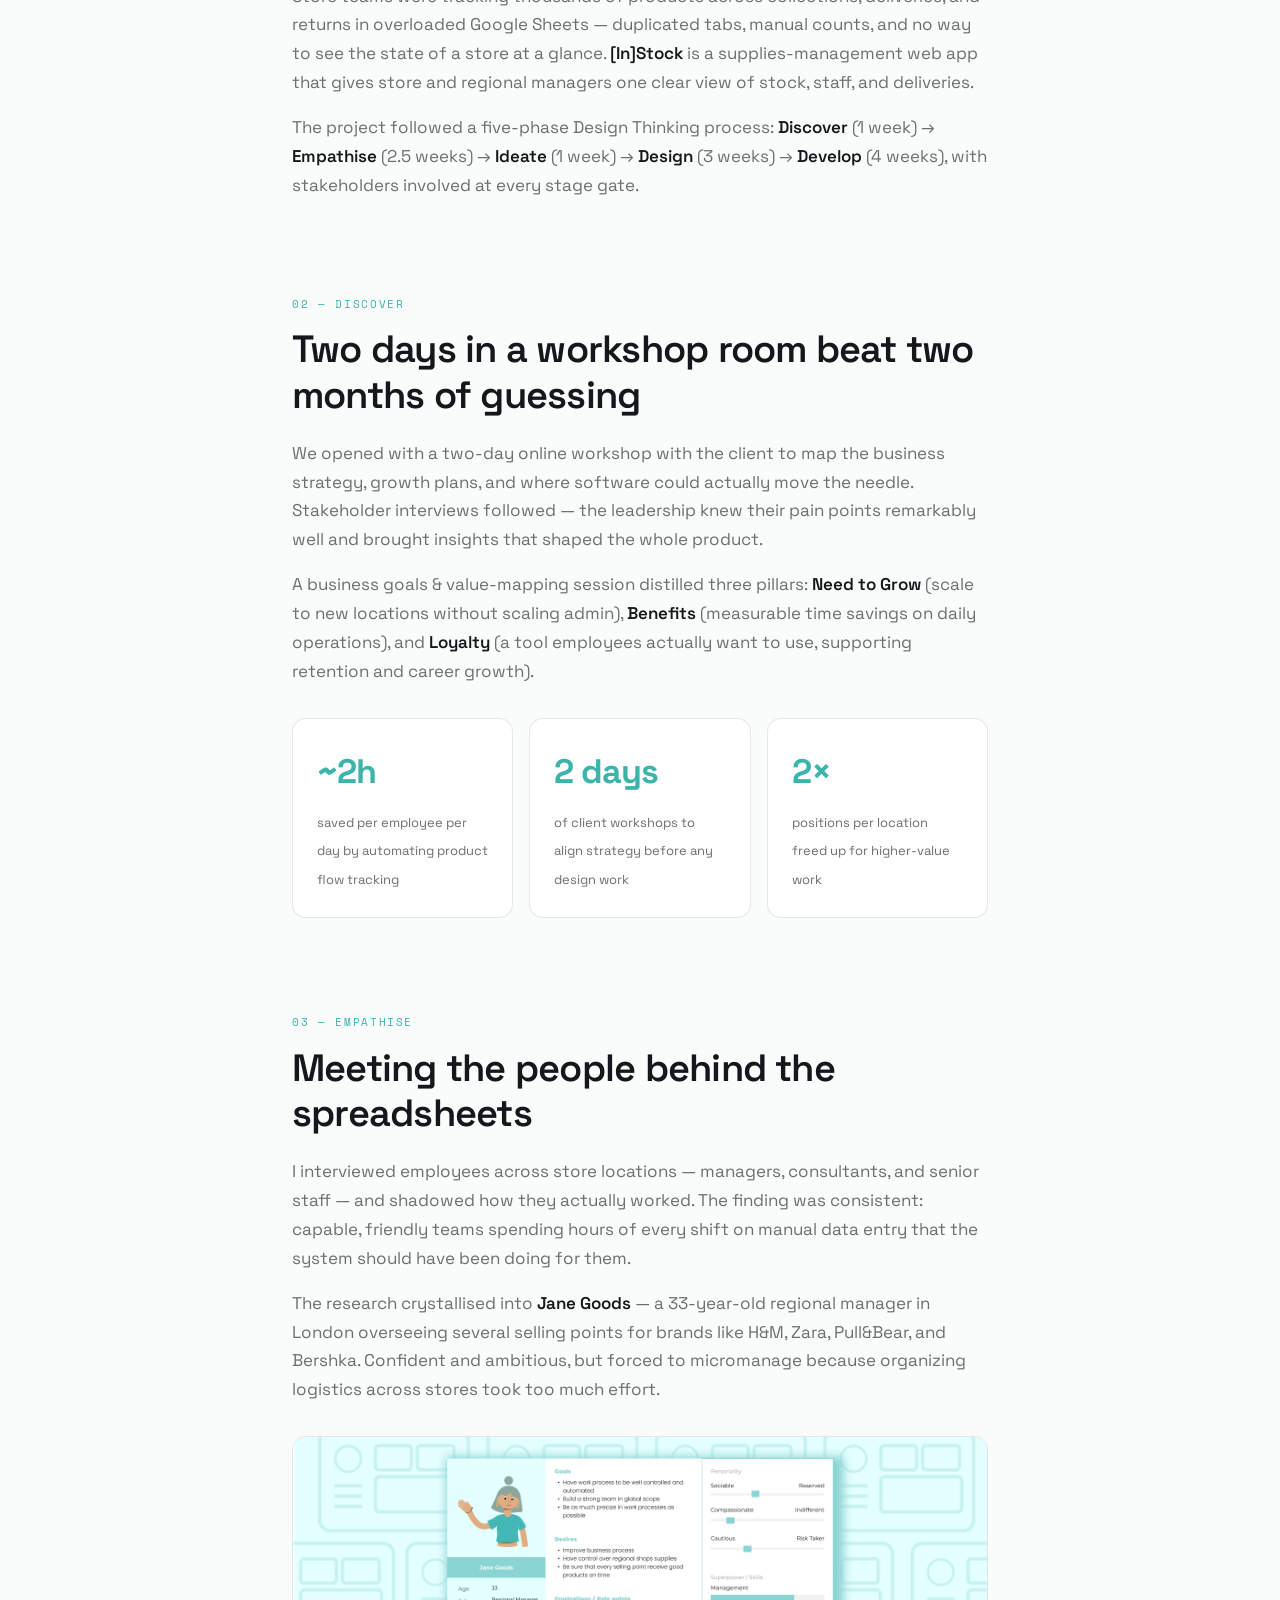
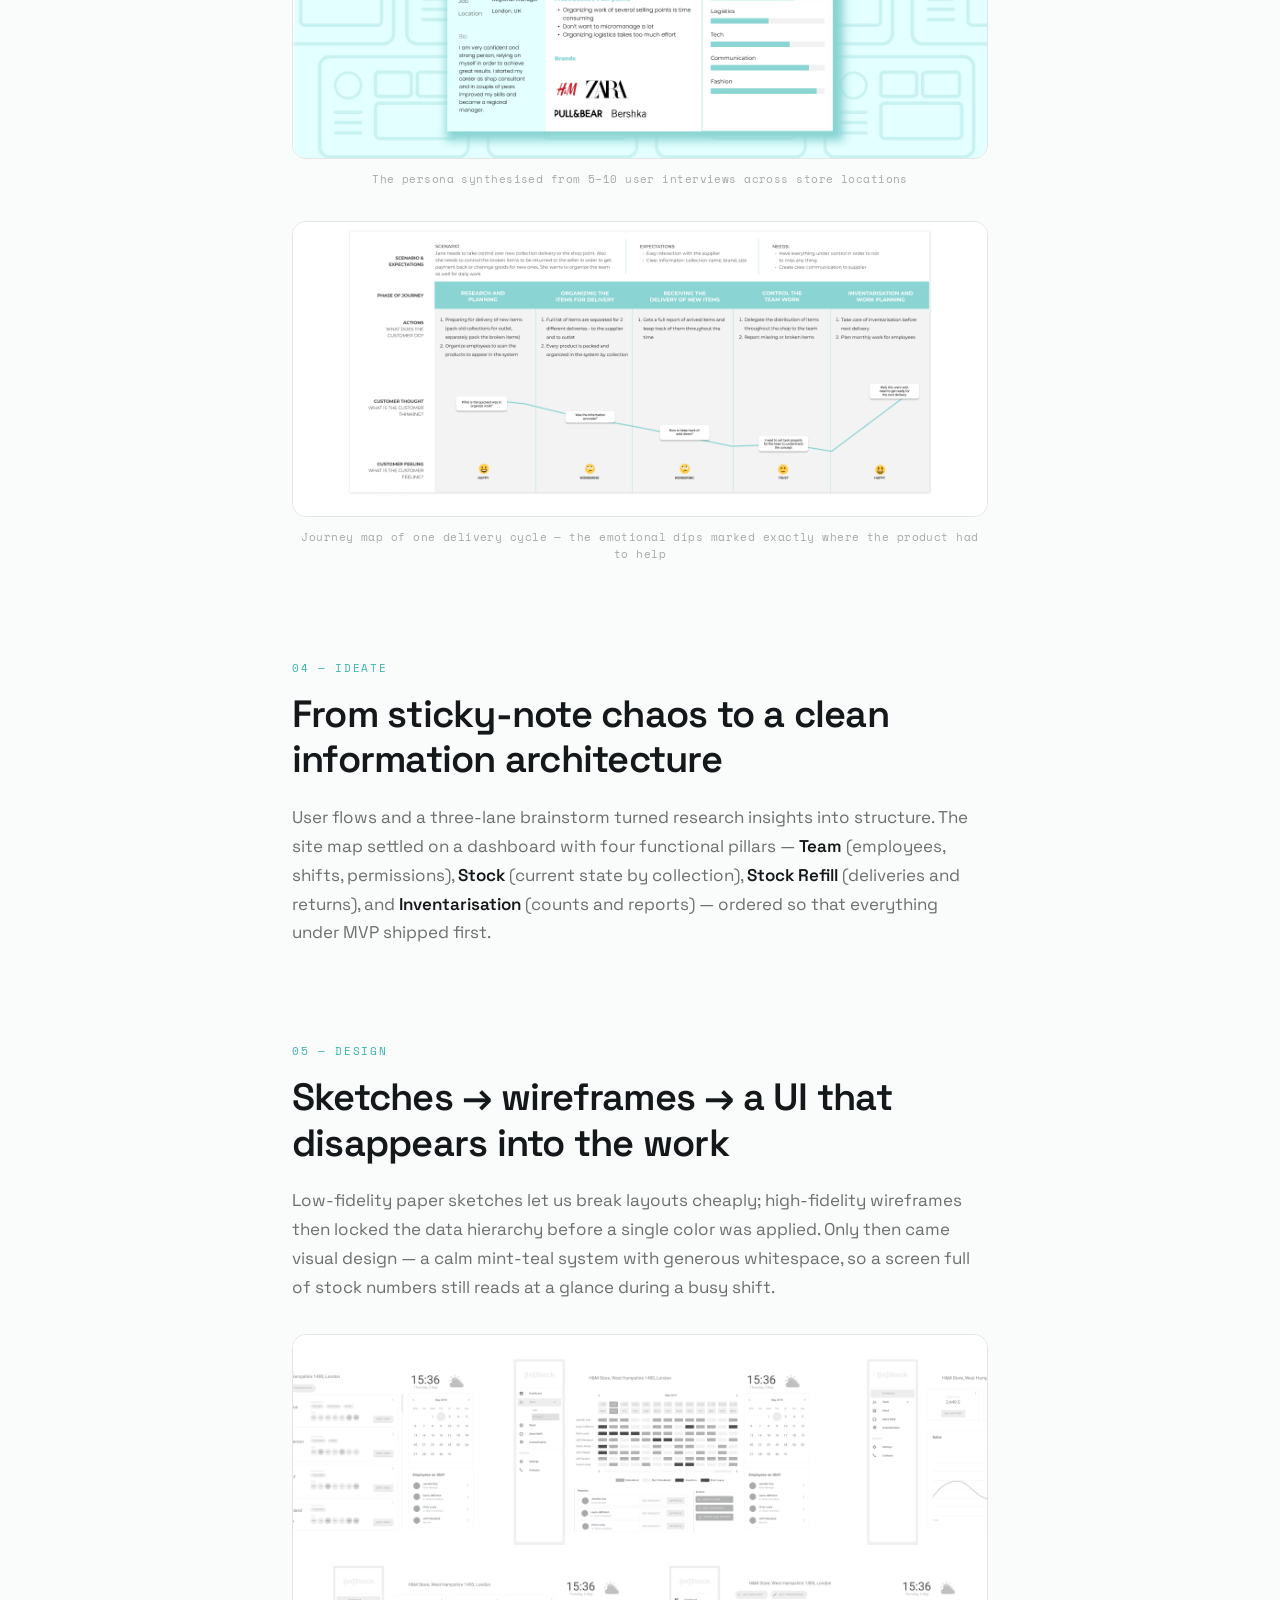
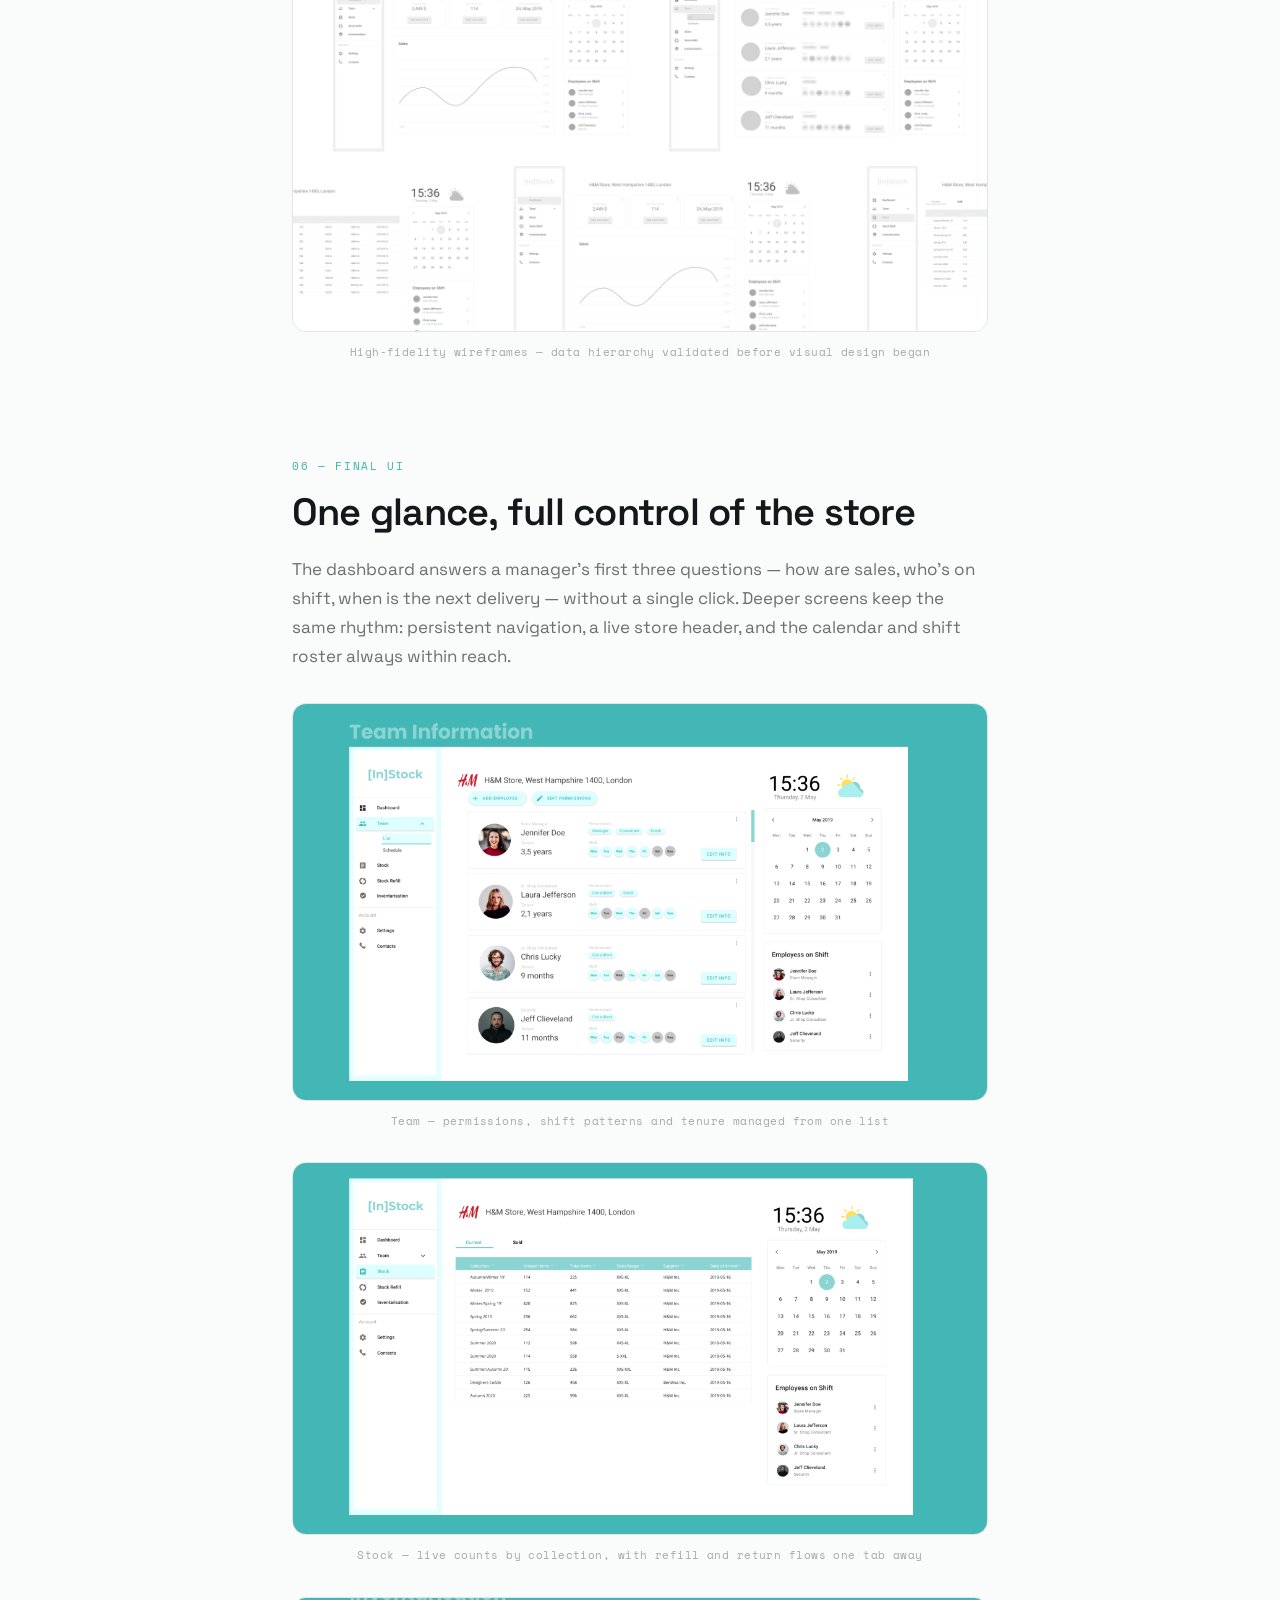
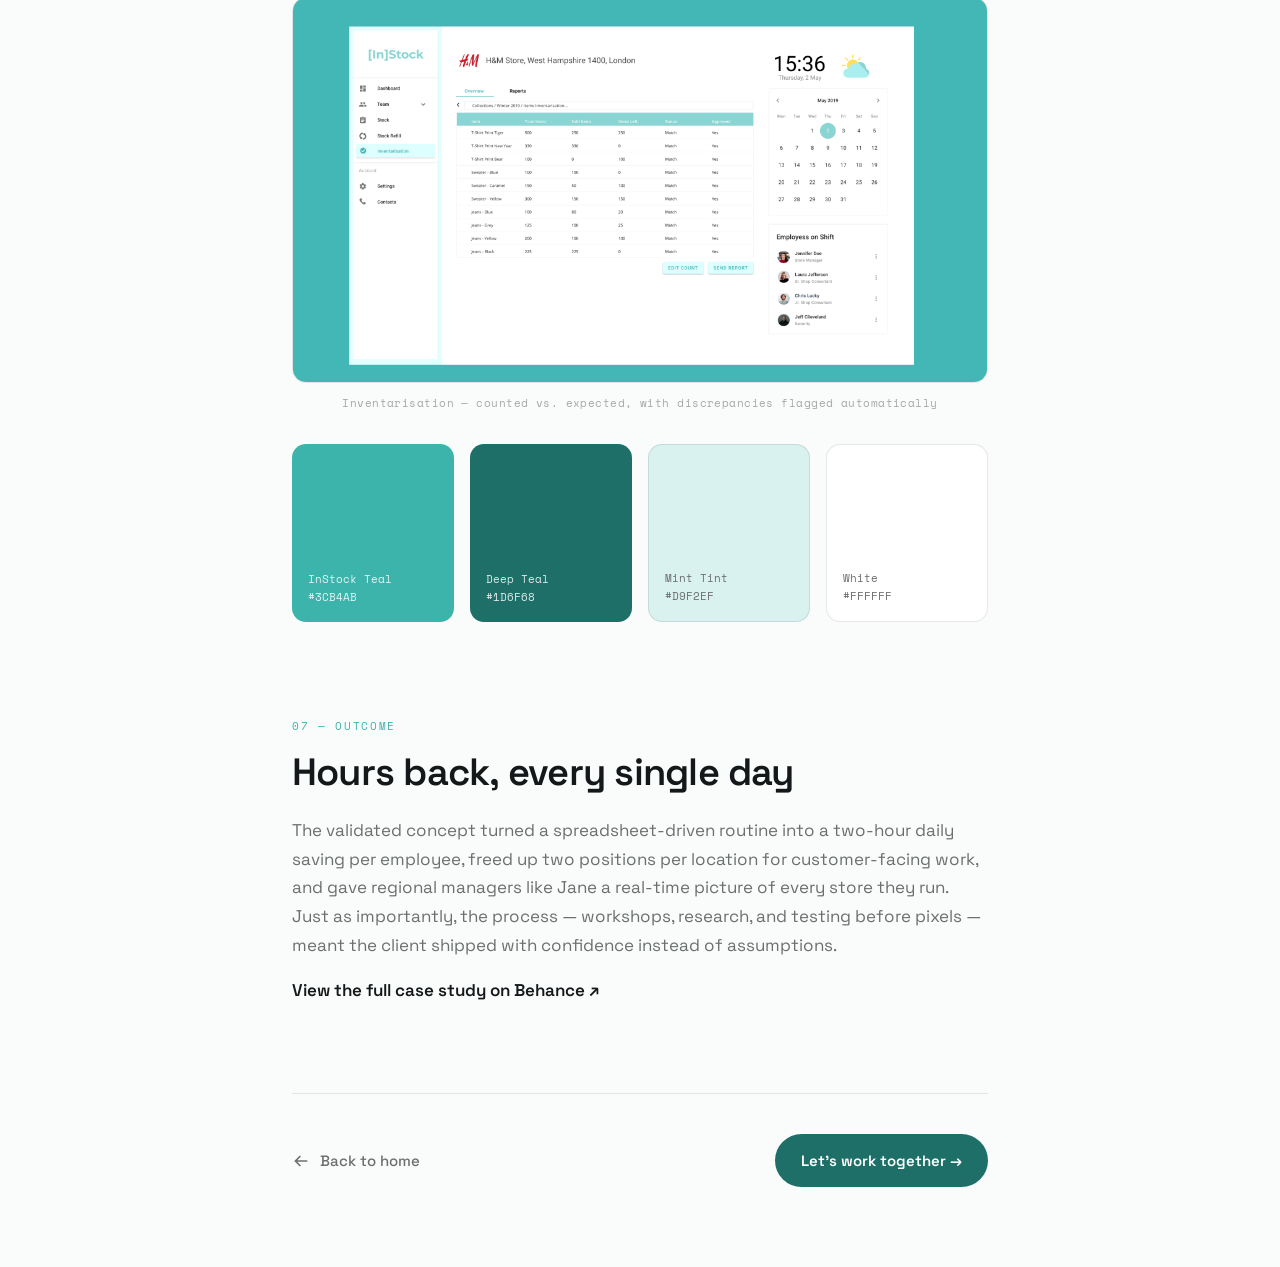
<file: instock.html>
<!DOCTYPE html>
<html lang="en">
<head>
  <meta charset="UTF-8" />
  <meta name="viewport" content="width=device-width, initial-scale=1.0" />
  <title>[In]Stock — Supplies Manager · Anna Figura</title>
  <link rel="icon" type="image/x-icon" href="assets/favicon/favicon.ico" />
  <link rel="icon" type="image/png" sizes="32x32" href="assets/favicon/favicon-32x32.png" />
  <link rel="icon" type="image/png" sizes="16x16" href="assets/favicon/favicon-16x16.png" />
  <link rel="apple-touch-icon" sizes="180x180" href="assets/favicon/apple-touch-icon.png" />
  <link rel="manifest" href="assets/favicon/site.webmanifest" />
  <link rel="preconnect" href="https://fonts.googleapis.com" />
  <link rel="preconnect" href="https://fonts.gstatic.com" crossorigin />
  <link href="https://fonts.googleapis.com/css2?family=Space+Grotesk:wght@300;400;500;600;700&family=Space+Mono:ital@0;1&display=swap" rel="stylesheet" />
  <link rel="stylesheet" href="project.css?v=2" />
  <link rel="stylesheet" href="instock-theme.css" />
</head>
<body>

  <!-- Navigation -->
  <nav class="pnav" id="pnav">
    <div class="pnav__inner">
      <a href="index.html" class="pnav__back">
        <svg width="16" height="16" viewBox="0 0 16 16" fill="none"><path d="M13 8H3M7 4L3 8l4 4" stroke="currentColor" stroke-width="1.5" stroke-linecap="round" stroke-linejoin="round"/></svg>
        <span>Back to home</span>
      </a>
      <a href="mailto:anna.figura259@gmail.com" class="pnav__contact">Get in touch</a>
    </div>
  </nav>

  <!-- Hero -->
  <header class="phero">
    <div class="pcontainer">
      <div class="phero__badge reveal-up">
        <span class="phero__wordmark">[In]Stock</span>
        UX/UI Case Study · 2021
      </div>
      <h1 class="phero__title">
        <span class="reveal-word">InStock</span>
        <span class="phero__title-sub reveal-word delay-1">Supplies manager for retail teams</span>
      </h1>
      <p class="phero__lead reveal-up delay-2">A web application that replaces spreadsheet chaos with a single source of truth for store inventory — designed end-to-end through a full Design Thinking process, from client workshops to high-fidelity UI.</p>

      <ul class="phero__facts reveal-up delay-3">
        <li><span>Role</span>UX/UI Designer (end-to-end)</li>
        <li><span>Timeline</span>11.5 weeks · 2021</li>
        <li><span>Platform</span>Web app (desktop)</li>
        <li><span>Tools</span>Figma · Adobe Photoshop</li>
      </ul>
    </div>
  </header>

  <!-- Cover visual -->
  <section class="pcover reveal-up">
    <div class="pcontainer">
      <img src="assets/instock-dashboard.png" alt="InStock dashboard — sales overview, calendar and employees on shift for an H&M store" class="pcover__img" />
    </div>
  </section>

  <!-- Body -->
  <main class="pbody">
    <div class="pcontainer pcontainer--narrow">

      <section class="psection reveal-up">
        <span class="plabel">01 — Overview</span>
        <h2>Retail runs on stock — and stock ran on spreadsheets</h2>
        <p>Store teams were tracking thousands of products across collections, deliveries, and returns in overloaded Google Sheets — duplicated tabs, manual counts, and no way to see the state of a store at a glance. <strong>[In]Stock</strong> is a supplies-management web app that gives store and regional managers one clear view of stock, staff, and deliveries.</p>
        <p>The project followed a five-phase Design Thinking process: <strong>Discover</strong> (1 week) → <strong>Empathise</strong> (2.5 weeks) → <strong>Ideate</strong> (1 week) → <strong>Design</strong> (3 weeks) → <strong>Develop</strong> (4 weeks), with stakeholders involved at every stage gate.</p>
      </section>

      <section class="psection reveal-up">
        <span class="plabel">02 — Discover</span>
        <h2>Two days in a workshop room beat two months of guessing</h2>
        <p>We opened with a two-day online workshop with the client to map the business strategy, growth plans, and where software could actually move the needle. Stakeholder interviews followed — the leadership knew their pain points remarkably well and brought insights that shaped the whole product.</p>
        <p>A business goals & value-mapping session distilled three pillars: <strong>Need to Grow</strong> (scale to new locations without scaling admin), <strong>Benefits</strong> (measurable time savings on daily operations), and <strong>Loyalty</strong> (a tool employees actually want to use, supporting retention and career growth).</p>
        <div class="pstats">
          <div class="pstat"><strong>~2h</strong><span>saved per employee per day by automating product flow tracking</span></div>
          <div class="pstat"><strong>2 days</strong><span>of client workshops to align strategy before any design work</span></div>
          <div class="pstat"><strong>2×</strong><span>positions per location freed up for higher-value work</span></div>
        </div>
      </section>

      <section class="psection reveal-up">
        <span class="plabel">03 — Empathise</span>
        <h2>Meeting the people behind the spreadsheets</h2>
        <p>I interviewed employees across store locations — managers, consultants, and senior staff — and shadowed how they actually worked. The finding was consistent: capable, friendly teams spending hours of every shift on manual data entry that the system should have been doing for them.</p>
        <p>The research crystallised into <strong>Jane Goods</strong> — a 33-year-old regional manager in London overseeing several selling points for brands like H&M, Zara, Pull&Bear, and Bershka. Confident and ambitious, but forced to micromanage because organizing logistics across stores took too much effort.</p>
        <figure class="pfigure">
          <img src="assets/instock-persona.png" alt="User persona card for Jane Goods — regional manager, her goals, frustrations and skills" />
          <figcaption>The persona synthesised from 5–10 user interviews across store locations</figcaption>
        </figure>
        <figure class="pfigure">
          <img src="assets/instock-journey.png" alt="User journey map — from research and planning through delivery control to inventarisation" />
          <figcaption>Journey map of one delivery cycle — the emotional dips marked exactly where the product had to help</figcaption>
        </figure>
      </section>

      <section class="psection reveal-up">
        <span class="plabel">04 — Ideate</span>
        <h2>From sticky-note chaos to a clean information architecture</h2>
        <p>User flows and a three-lane brainstorm turned research insights into structure. The site map settled on a dashboard with four functional pillars — <strong>Team</strong> (employees, shifts, permissions), <strong>Stock</strong> (current state by collection), <strong>Stock Refill</strong> (deliveries and returns), and <strong>Inventarisation</strong> (counts and reports) — ordered so that everything under MVP shipped first.</p>
      </section>

      <section class="psection reveal-up">
        <span class="plabel">05 — Design</span>
        <h2>Sketches → wireframes → a UI that disappears into the work</h2>
        <p>Low-fidelity paper sketches let us break layouts cheaply; high-fidelity wireframes then locked the data hierarchy before a single color was applied. Only then came visual design — a calm mint-teal system with generous whitespace, so a screen full of stock numbers still reads at a glance during a busy shift.</p>
        <figure class="pfigure">
          <img src="assets/instock-wireframes.png" alt="Grid of high-fidelity wireframes covering dashboard, stock and team screens" />
          <figcaption>High-fidelity wireframes — data hierarchy validated before visual design began</figcaption>
        </figure>
      </section>

      <section class="psection reveal-up">
        <span class="plabel">06 — Final UI</span>
        <h2>One glance, full control of the store</h2>
        <p>The dashboard answers a manager's first three questions — how are sales, who's on shift, when is the next delivery — without a single click. Deeper screens keep the same rhythm: persistent navigation, a live store header, and the calendar and shift roster always within reach.</p>
        <figure class="pfigure">
          <img src="assets/instock-team.png" alt="Team information screen — employee list with permissions, shifts and tenure" />
          <figcaption>Team — permissions, shift patterns and tenure managed from one list</figcaption>
        </figure>
        <figure class="pfigure">
          <img src="assets/instock-stock.png" alt="Stock data screen — current stock levels by collection" />
          <figcaption>Stock — live counts by collection, with refill and return flows one tab away</figcaption>
        </figure>
        <figure class="pfigure">
          <img src="assets/instock-inventory.png" alt="Inventarisation screen — counted items compared against system state with match status" />
          <figcaption>Inventarisation — counted vs. expected, with discrepancies flagged automatically</figcaption>
        </figure>
        <div class="pswatches">
          <div class="pswatch" style="--c:#3cb4ab"><span>InStock Teal<br>#3CB4AB</span></div>
          <div class="pswatch" style="--c:#1d6f68"><span>Deep Teal<br>#1D6F68</span></div>
          <div class="pswatch pswatch--light" style="--c:#d9f2ef"><span>Mint Tint<br>#D9F2EF</span></div>
          <div class="pswatch pswatch--light" style="--c:#ffffff"><span>White<br>#FFFFFF</span></div>
        </div>
      </section>

      <section class="psection reveal-up">
        <span class="plabel">07 — Outcome</span>
        <h2>Hours back, every single day</h2>
        <p>The validated concept turned a spreadsheet-driven routine into a two-hour daily saving per employee, freed up two positions per location for customer-facing work, and gave regional managers like Jane a real-time picture of every store they run. Just as importantly, the process — workshops, research, and testing before pixels — meant the client shipped with confidence instead of assumptions.</p>
        <p><a href="https://www.behance.net/gallery/133582491/UXUI-InStock-Supplies-Manager" target="_blank" rel="noopener"><strong>View the full case study on Behance ↗</strong></a></p>
      </section>

      <!-- Footer nav -->
      <div class="pfooter-nav reveal-up">
        <a href="index.html" class="pfooter-nav__back">
          <svg width="18" height="18" viewBox="0 0 16 16" fill="none"><path d="M13 8H3M7 4L3 8l4 4" stroke="currentColor" stroke-width="1.5" stroke-linecap="round" stroke-linejoin="round"/></svg>
          Back to home
        </a>
        <a href="mailto:anna.figura259@gmail.com" class="pfooter-nav__cta">Let's work together →</a>
      </div>

    </div>
  </main>

  <script>
    const io = new IntersectionObserver((entries) => {
      entries.forEach(e => { if (e.isIntersecting) { e.target.classList.add('visible'); io.unobserve(e.target); } });
    }, { threshold: 0.12, rootMargin: '0px 0px -40px 0px' });
    document.querySelectorAll('.reveal-up, .reveal-word').forEach(el => {
      if (el.closest('.phero')) { el.classList.add('visible'); } else { io.observe(el); }
    });

    window.addEventListener('scroll', () => {
      document.getElementById('pnav').classList.toggle('scrolled', window.scrollY > 20);
    }, { passive: true });
  </script>
</body>
</html>
</file>
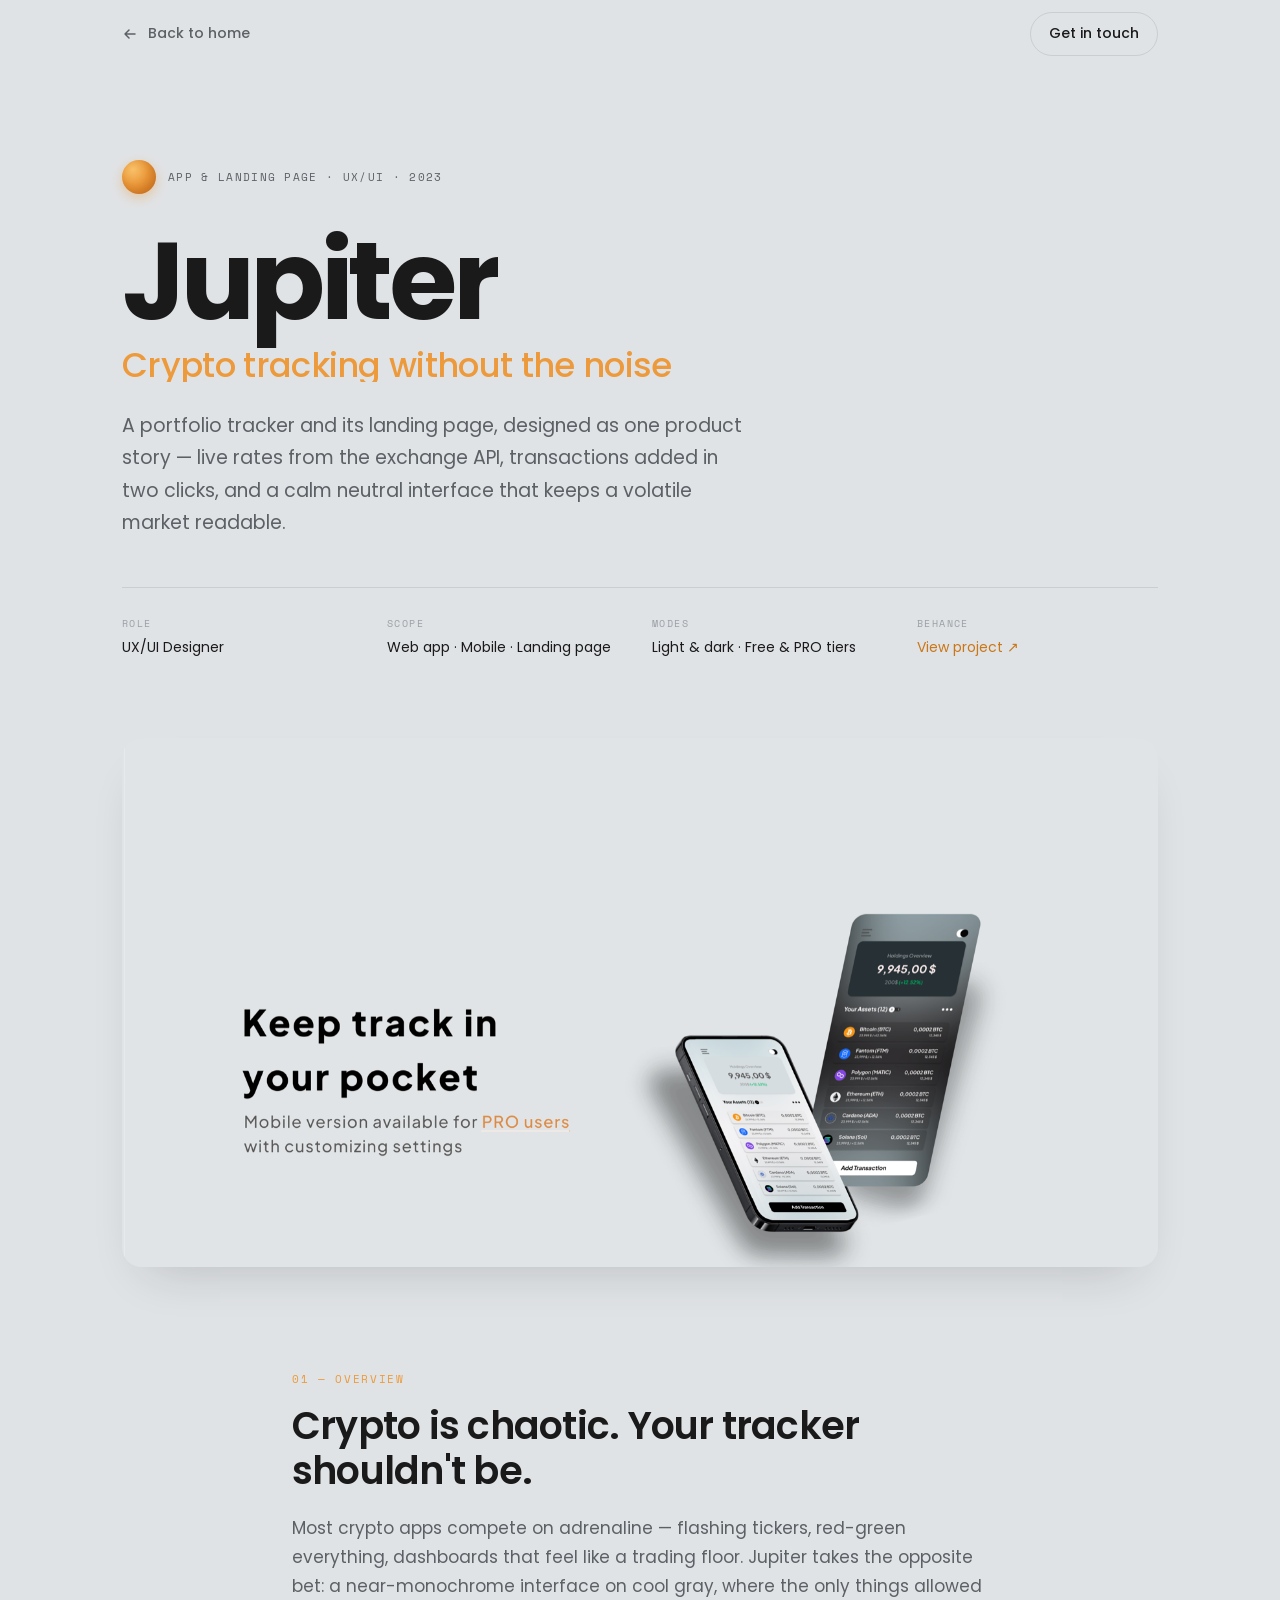
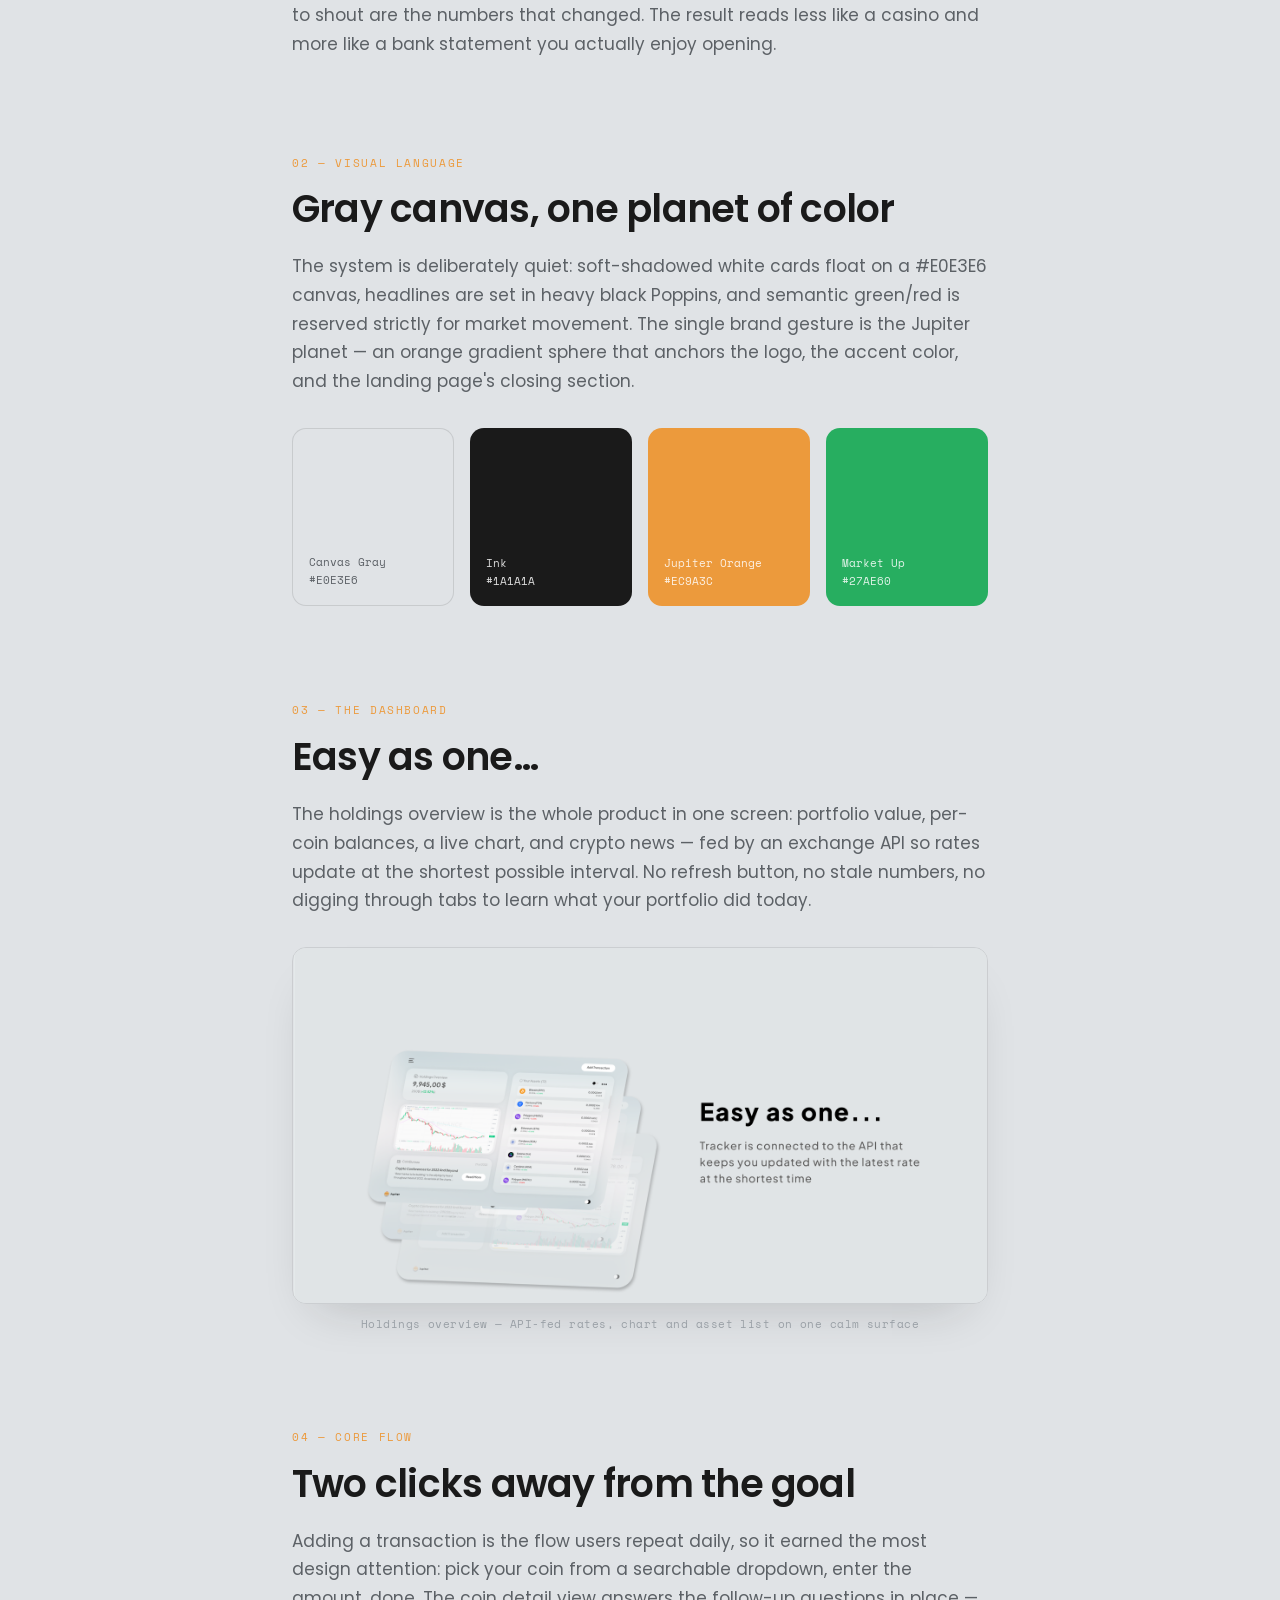
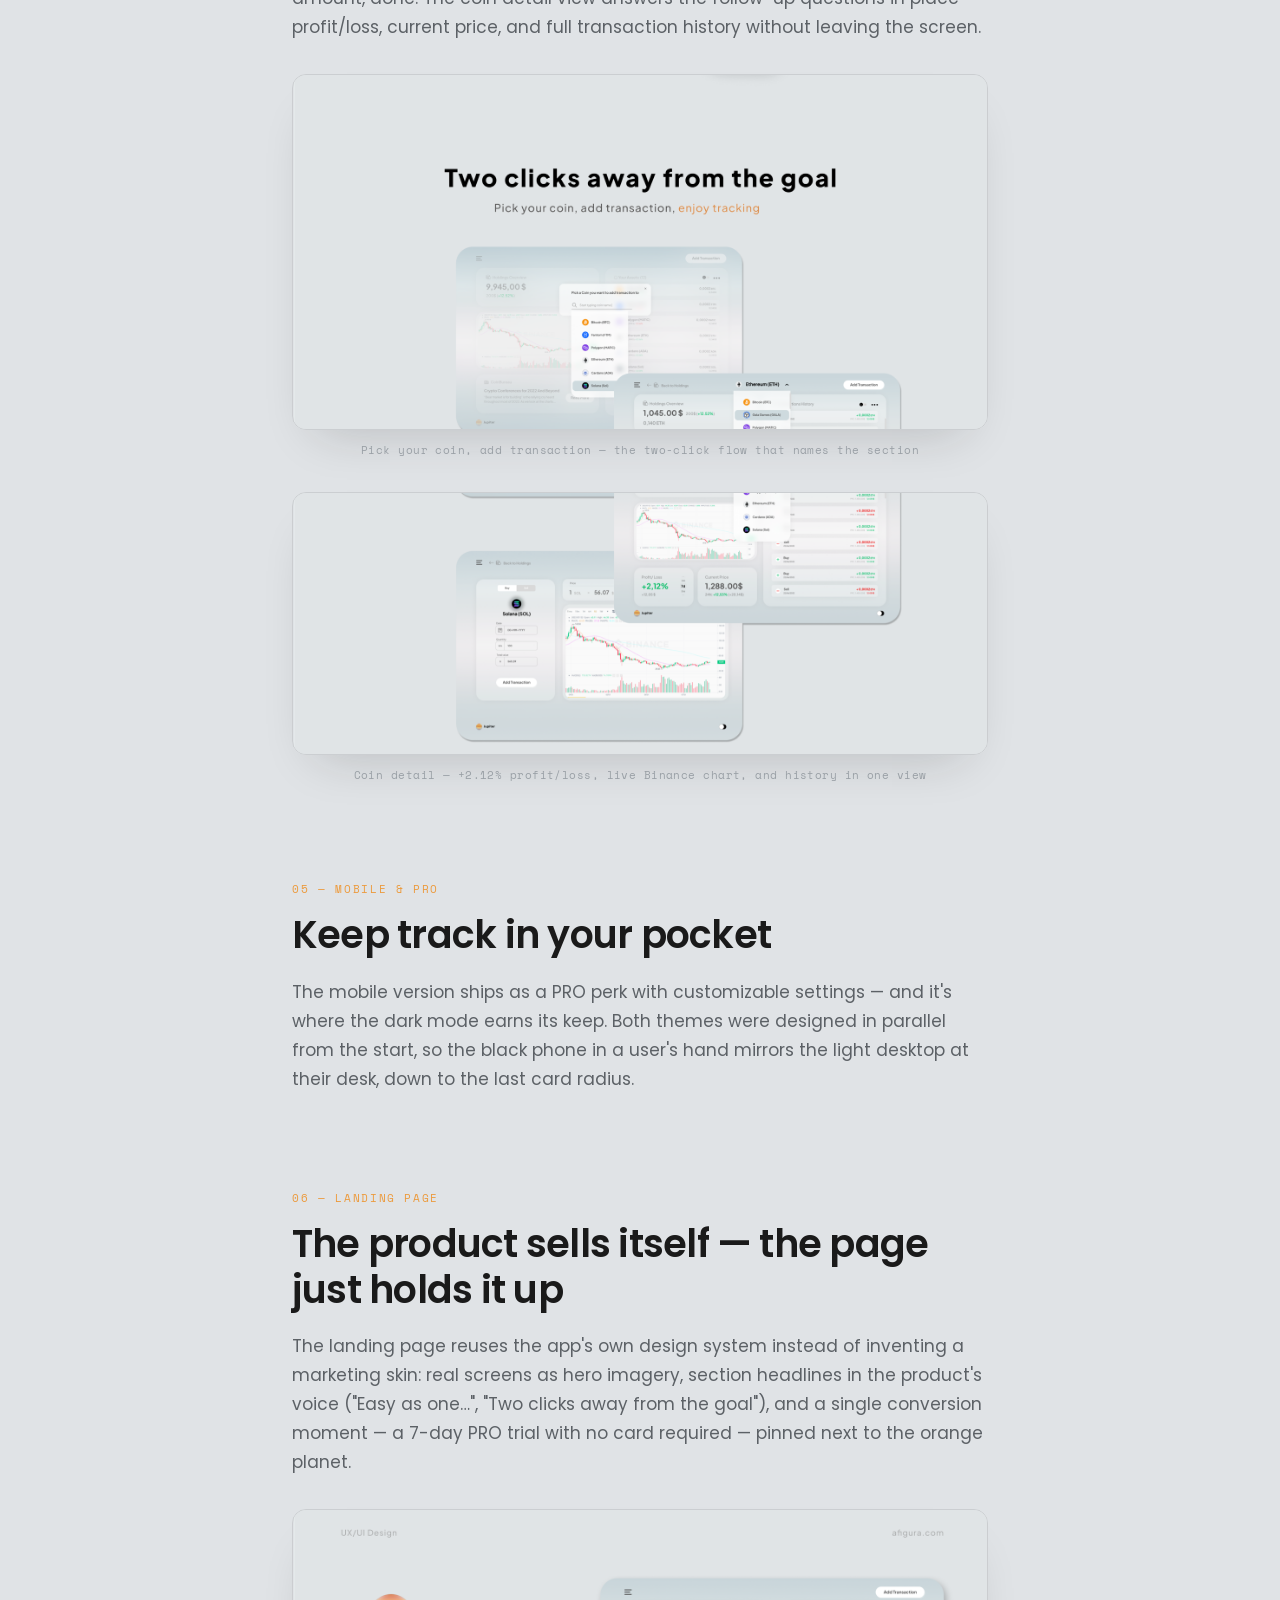
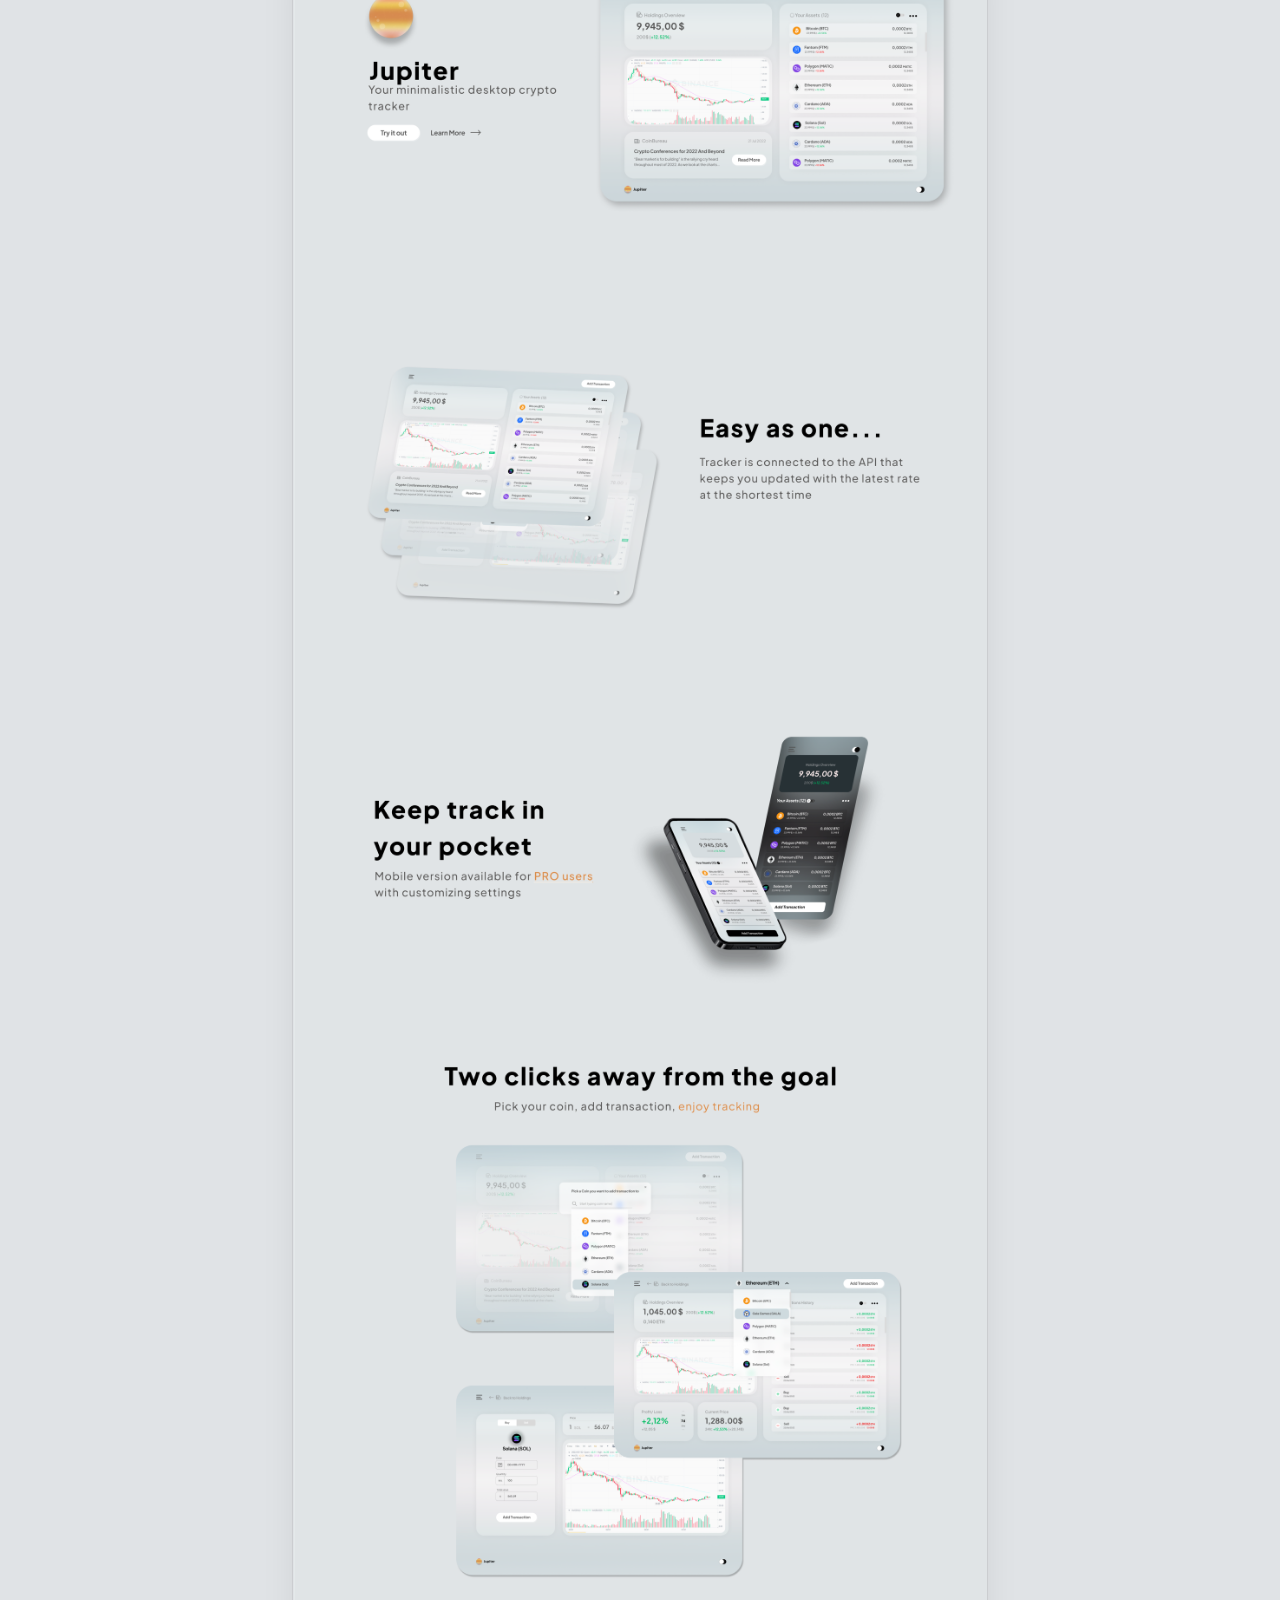
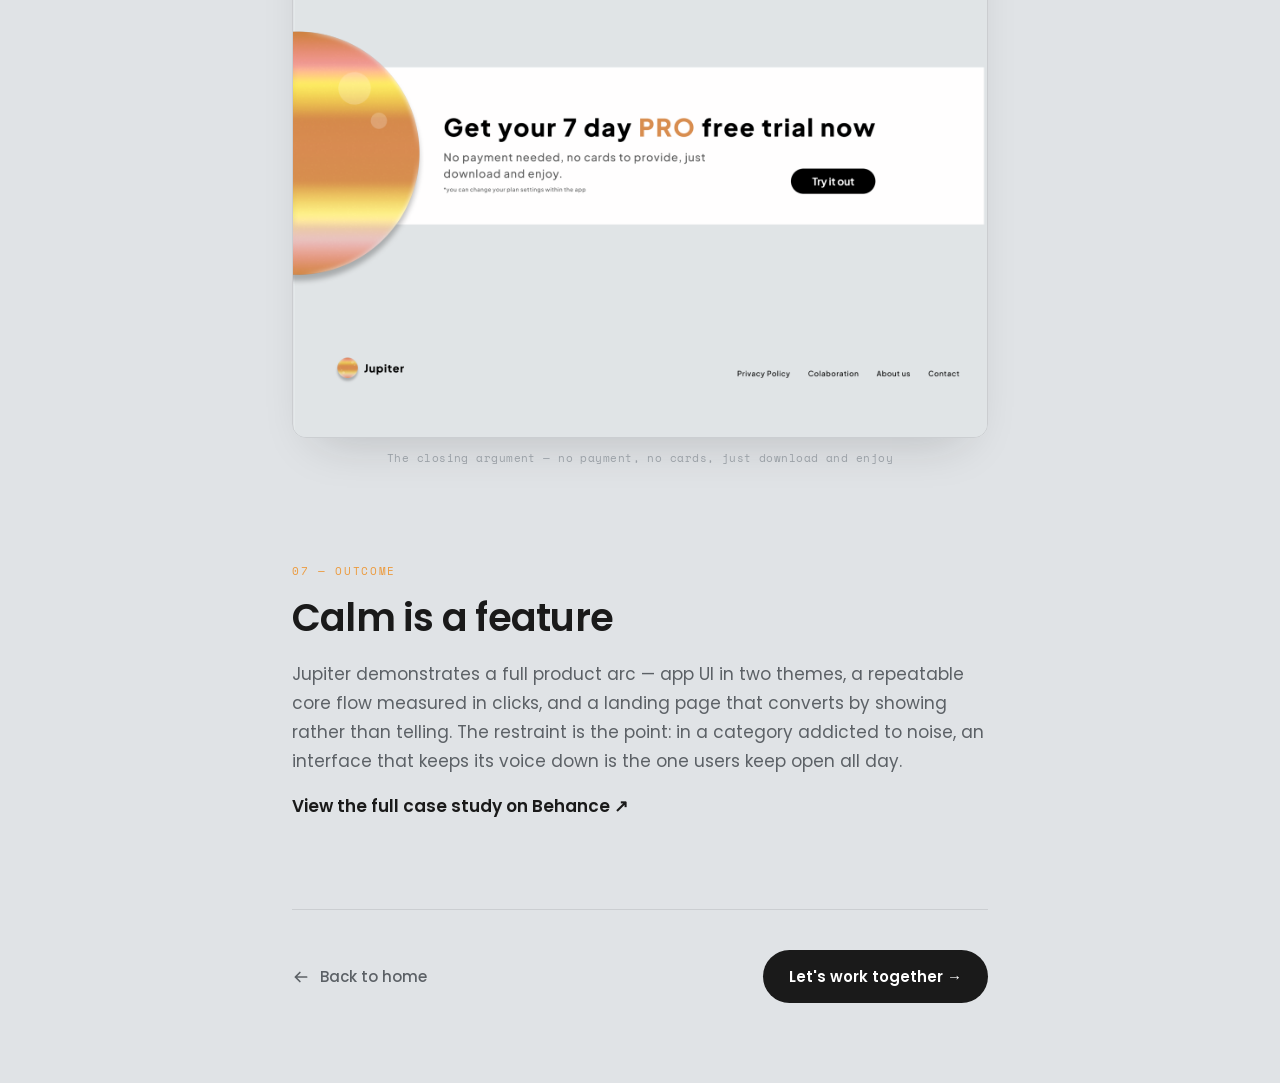
<file: jupiter.html>
<!DOCTYPE html>
<html lang="en">
<head>
  <meta charset="UTF-8" />
  <meta name="viewport" content="width=device-width, initial-scale=1.0" />
  <title>Jupiter — Crypto Tracker App · Anna Figura</title>
  <link rel="icon" type="image/x-icon" href="assets/favicon/favicon.ico" />
  <link rel="icon" type="image/png" sizes="32x32" href="assets/favicon/favicon-32x32.png" />
  <link rel="icon" type="image/png" sizes="16x16" href="assets/favicon/favicon-16x16.png" />
  <link rel="apple-touch-icon" sizes="180x180" href="assets/favicon/apple-touch-icon.png" />
  <link rel="manifest" href="assets/favicon/site.webmanifest" />
  <link rel="preconnect" href="https://fonts.googleapis.com" />
  <link rel="preconnect" href="https://fonts.gstatic.com" crossorigin />
  <link href="https://fonts.googleapis.com/css2?family=Poppins:wght@400;500;600;700;800&family=Space+Mono&display=swap" rel="stylesheet" />
  <link rel="stylesheet" href="project.css?v=2" />
  <link rel="stylesheet" href="jupiter-theme.css" />
</head>
<body>

  <!-- Navigation -->
  <nav class="pnav" id="pnav">
    <div class="pnav__inner">
      <a href="index.html" class="pnav__back">
        <svg width="16" height="16" viewBox="0 0 16 16" fill="none"><path d="M13 8H3M7 4L3 8l4 4" stroke="currentColor" stroke-width="1.5" stroke-linecap="round" stroke-linejoin="round"/></svg>
        <span>Back to home</span>
      </a>
      <a href="mailto:anna.figura259@gmail.com" class="pnav__contact">Get in touch</a>
    </div>
  </nav>

  <!-- Hero -->
  <header class="phero">
    <div class="pcontainer">
      <div class="phero__badge reveal-up">
        <span class="phero__planet"></span>
        App & Landing Page · UX/UI · 2023
      </div>
      <h1 class="phero__title">
        <span class="reveal-word">Jupiter</span>
        <span class="phero__title-sub reveal-word delay-1">Crypto tracking without the noise</span>
      </h1>
      <p class="phero__lead reveal-up delay-2">A portfolio tracker and its landing page, designed as one product story — live rates from the exchange API, transactions added in two clicks, and a calm neutral interface that keeps a volatile market readable.</p>

      <ul class="phero__facts reveal-up delay-3">
        <li><span>Role</span>UX/UI Designer</li>
        <li><span>Scope</span>Web app · Mobile · Landing page</li>
        <li><span>Modes</span>Light & dark · Free & PRO tiers</li>
        <li><span>Behance</span><a href="https://www.behance.net/gallery/179825451/App-LP-Jupiter-Crypto-tracker-app" target="_blank" rel="noopener">View project ↗</a></li>
      </ul>
    </div>
  </header>

  <!-- Cover visual -->
  <section class="pcover reveal-up">
    <div class="pcontainer">
      <img src="assets/jupiter-hero.png" alt="Jupiter mobile app — holdings overview in light and dark mode on two phones" class="pcover__img" />
    </div>
  </section>

  <!-- Body -->
  <main class="pbody">
    <div class="pcontainer pcontainer--narrow">

      <section class="psection reveal-up">
        <span class="plabel">01 — Overview</span>
        <h2>Crypto is chaotic. Your tracker shouldn't be.</h2>
        <p>Most crypto apps compete on adrenaline — flashing tickers, red-green everything, dashboards that feel like a trading floor. Jupiter takes the opposite bet: a near-monochrome interface on cool gray, where the only things allowed to shout are the numbers that changed. The result reads less like a casino and more like a bank statement you actually enjoy opening.</p>
      </section>

      <section class="psection reveal-up">
        <span class="plabel">02 — Visual Language</span>
        <h2>Gray canvas, one planet of color</h2>
        <p>The system is deliberately quiet: soft-shadowed white cards float on a #E0E3E6 canvas, headlines are set in heavy black Poppins, and semantic green/red is reserved strictly for market movement. The single brand gesture is the Jupiter planet — an orange gradient sphere that anchors the logo, the accent color, and the landing page's closing section.</p>
        <div class="pswatches">
          <div class="pswatch pswatch--light" style="--c:#e0e3e6"><span>Canvas Gray<br>#E0E3E6</span></div>
          <div class="pswatch" style="--c:#1a1a1a"><span>Ink<br>#1A1A1A</span></div>
          <div class="pswatch" style="--c:#ec9a3c"><span>Jupiter Orange<br>#EC9A3C</span></div>
          <div class="pswatch" style="--c:#27ae60"><span>Market Up<br>#27AE60</span></div>
        </div>
      </section>

      <section class="psection reveal-up">
        <span class="plabel">03 — The Dashboard</span>
        <h2>Easy as one…</h2>
        <p>The holdings overview is the whole product in one screen: portfolio value, per-coin balances, a live chart, and crypto news — fed by an exchange API so rates update at the shortest possible interval. No refresh button, no stale numbers, no digging through tabs to learn what your portfolio did today.</p>
        <figure class="pfigure">
          <img src="assets/jupiter-tablets.png" alt="Jupiter dashboard on stacked tablet screens — holdings overview with live chart and asset list" />
          <figcaption>Holdings overview — API-fed rates, chart and asset list on one calm surface</figcaption>
        </figure>
      </section>

      <section class="psection reveal-up">
        <span class="plabel">04 — Core Flow</span>
        <h2>Two clicks away from the goal</h2>
        <p>Adding a transaction is the flow users repeat daily, so it earned the most design attention: pick your coin from a searchable dropdown, enter the amount, done. The coin detail view answers the follow-up questions in place — profit/loss, current price, and full transaction history without leaving the screen.</p>
        <figure class="pfigure">
          <img src="assets/jupiter-flow.png" alt="Add transaction flow — coin picker dropdown over the dashboard" />
          <figcaption>Pick your coin, add transaction — the two-click flow that names the section</figcaption>
        </figure>
        <figure class="pfigure">
          <img src="assets/jupiter-detail.png" alt="Coin detail — Solana transaction form, Binance chart, profit/loss and history" />
          <figcaption>Coin detail — +2.12% profit/loss, live Binance chart, and history in one view</figcaption>
        </figure>
      </section>

      <section class="psection reveal-up">
        <span class="plabel">05 — Mobile & PRO</span>
        <h2>Keep track in your pocket</h2>
        <p>The mobile version ships as a PRO perk with customizable settings — and it's where the dark mode earns its keep. Both themes were designed in parallel from the start, so the black phone in a user's hand mirrors the light desktop at their desk, down to the last card radius.</p>
      </section>

      <section class="psection reveal-up">
        <span class="plabel">06 — Landing Page</span>
        <h2>The product sells itself — the page just holds it up</h2>
        <p>The landing page reuses the app's own design system instead of inventing a marketing skin: real screens as hero imagery, section headlines in the product's voice ("Easy as one…", "Two clicks away from the goal"), and a single conversion moment — a 7-day PRO trial with no card required — pinned next to the orange planet.</p>
        <figure class="pfigure">
          <img src="assets/jupiter-cta.png" alt="Landing page closing section — 7-day PRO free trial CTA with the orange Jupiter planet and footer" />
          <figcaption>The closing argument — no payment, no cards, just download and enjoy</figcaption>
        </figure>
      </section>

      <section class="psection reveal-up">
        <span class="plabel">07 — Outcome</span>
        <h2>Calm is a feature</h2>
        <p>Jupiter demonstrates a full product arc — app UI in two themes, a repeatable core flow measured in clicks, and a landing page that converts by showing rather than telling. The restraint is the point: in a category addicted to noise, an interface that keeps its voice down is the one users keep open all day.</p>
        <p><a href="https://www.behance.net/gallery/179825451/App-LP-Jupiter-Crypto-tracker-app" target="_blank" rel="noopener"><strong>View the full case study on Behance ↗</strong></a></p>
      </section>

      <!-- Footer nav -->
      <div class="pfooter-nav reveal-up">
        <a href="index.html" class="pfooter-nav__back">
          <svg width="18" height="18" viewBox="0 0 16 16" fill="none"><path d="M13 8H3M7 4L3 8l4 4" stroke="currentColor" stroke-width="1.5" stroke-linecap="round" stroke-linejoin="round"/></svg>
          Back to home
        </a>
        <a href="mailto:anna.figura259@gmail.com" class="pfooter-nav__cta">Let's work together →</a>
      </div>

    </div>
  </main>

  <script>
    const io = new IntersectionObserver((entries) => {
      entries.forEach(e => { if (e.isIntersecting) { e.target.classList.add('visible'); io.unobserve(e.target); } });
    }, { threshold: 0.12, rootMargin: '0px 0px -40px 0px' });
    document.querySelectorAll('.reveal-up, .reveal-word').forEach(el => {
      if (el.closest('.phero')) { el.classList.add('visible'); } else { io.observe(el); }
    });

    window.addEventListener('scroll', () => {
      document.getElementById('pnav').classList.toggle('scrolled', window.scrollY > 20);
    }, { passive: true });
  </script>
</body>
</html>
</file>
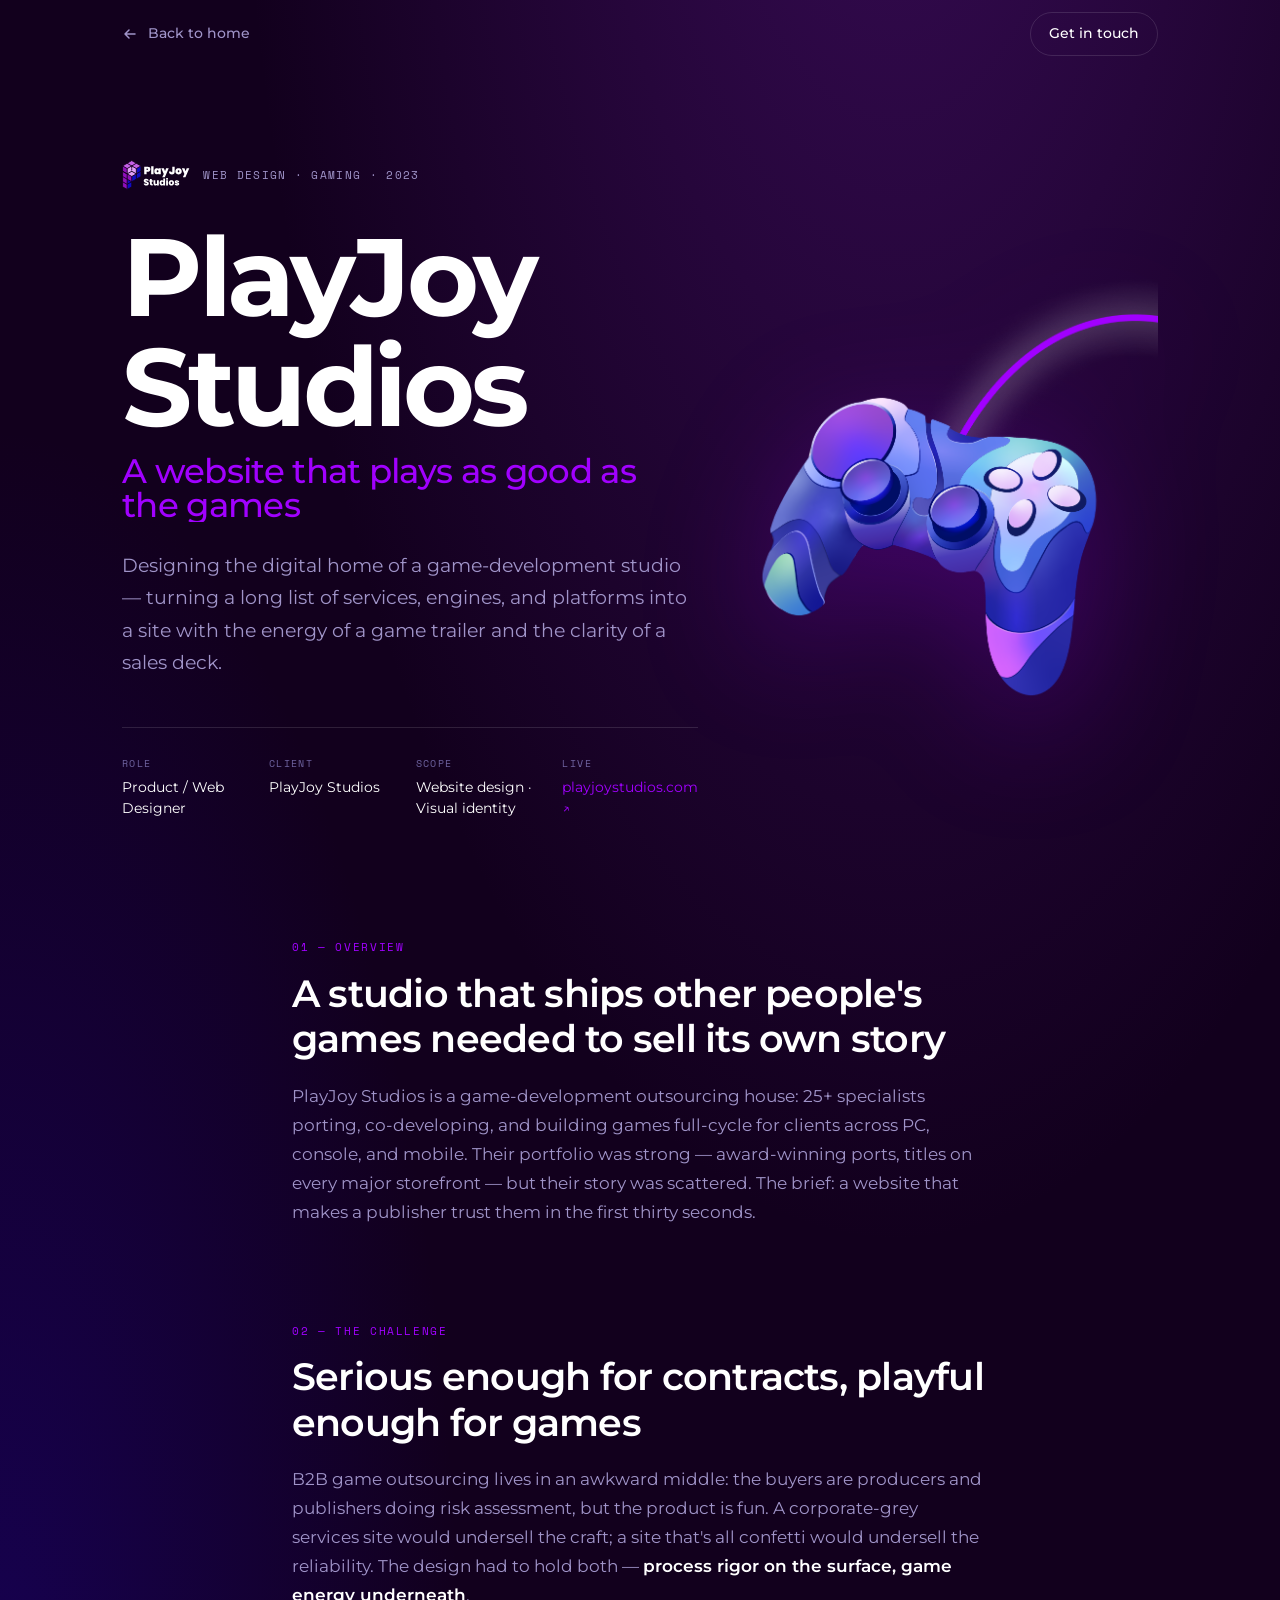
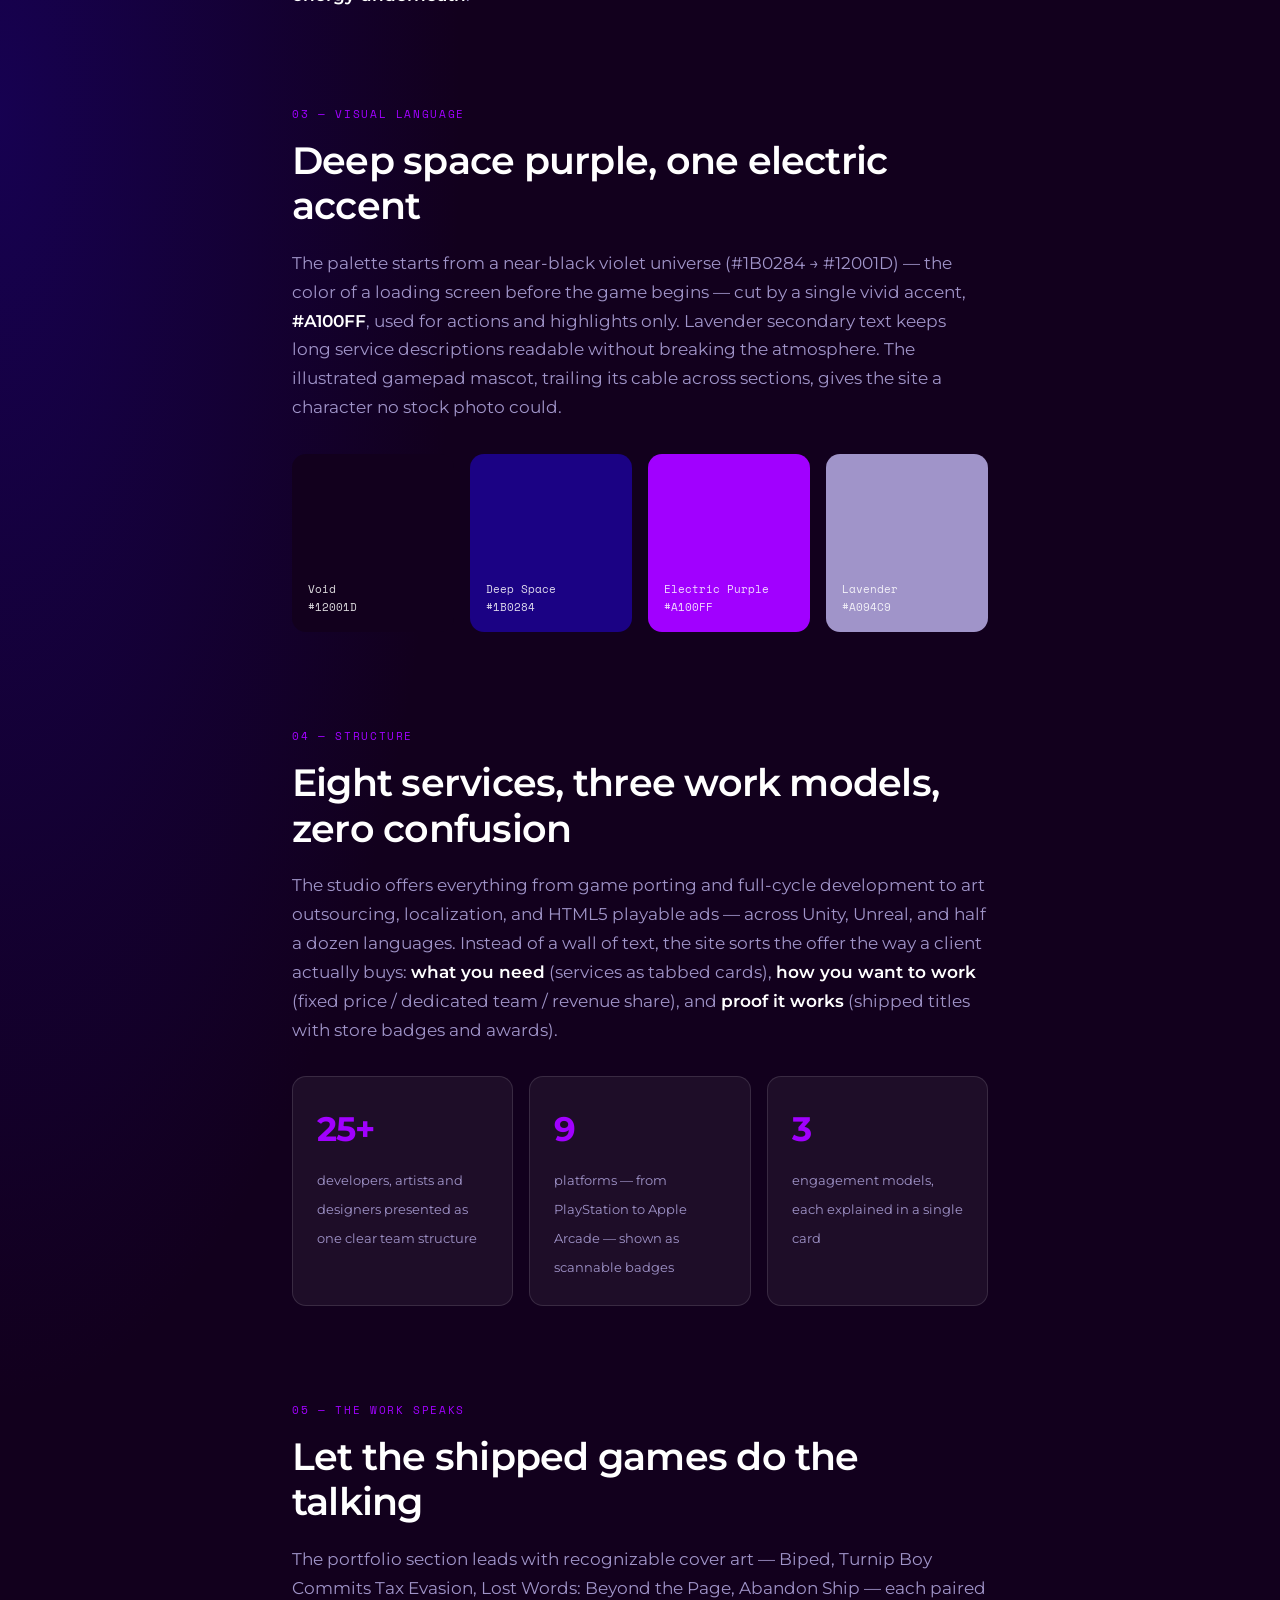
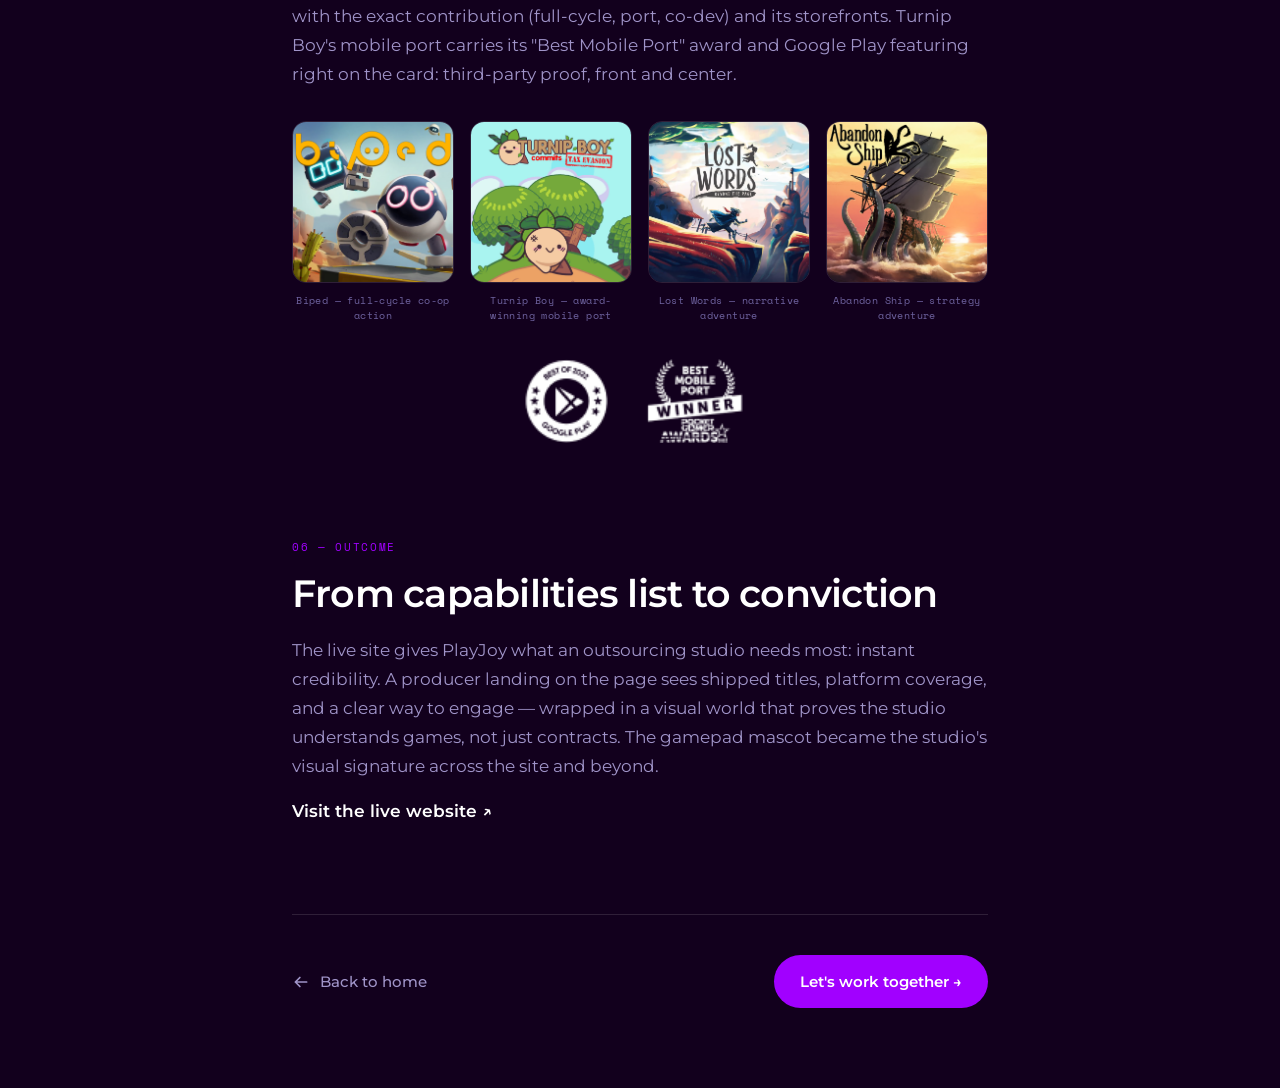
<file: playjoy.html>
<!DOCTYPE html>
<html lang="en">
<head>
  <meta charset="UTF-8" />
  <meta name="viewport" content="width=device-width, initial-scale=1.0" />
  <title>PlayJoy Studios · Anna Figura</title>
  <link rel="icon" type="image/x-icon" href="assets/favicon/favicon.ico" />
  <link rel="icon" type="image/png" sizes="32x32" href="assets/favicon/favicon-32x32.png" />
  <link rel="icon" type="image/png" sizes="16x16" href="assets/favicon/favicon-16x16.png" />
  <link rel="apple-touch-icon" sizes="180x180" href="assets/favicon/apple-touch-icon.png" />
  <link rel="manifest" href="assets/favicon/site.webmanifest" />
  <link rel="preconnect" href="https://fonts.googleapis.com" />
  <link rel="preconnect" href="https://fonts.gstatic.com" crossorigin />
  <link href="https://fonts.googleapis.com/css2?family=Montserrat:wght@400;500;600;700;800&family=Space+Mono&display=swap" rel="stylesheet" />
  <link rel="stylesheet" href="project.css?v=2" />
  <link rel="stylesheet" href="playjoy-theme.css" />
</head>
<body>

  <!-- Navigation -->
  <nav class="pnav" id="pnav">
    <div class="pnav__inner">
      <a href="index.html" class="pnav__back">
        <svg width="16" height="16" viewBox="0 0 16 16" fill="none"><path d="M13 8H3M7 4L3 8l4 4" stroke="currentColor" stroke-width="1.5" stroke-linecap="round" stroke-linejoin="round"/></svg>
        <span>Back to home</span>
      </a>
      <a href="mailto:anna.figura259@gmail.com" class="pnav__contact">Get in touch</a>
    </div>
  </nav>

  <!-- Hero -->
  <header class="phero">
    <div class="pcontainer phero__grid">
      <div>
        <div class="phero__badge reveal-up">
          <img src="assets/playjoy-logo.svg" alt="PlayJoy Studios logo" class="phero__logo phero__logo--wide" />
          Web Design · Gaming · 2023
        </div>
        <h1 class="phero__title">
          <span class="reveal-word">PlayJoy Studios</span>
          <span class="phero__title-sub reveal-word delay-1">A website that plays as good as the games</span>
        </h1>
        <p class="phero__lead reveal-up delay-2">Designing the digital home of a game-development studio — turning a long list of services, engines, and platforms into a site with the energy of a game trailer and the clarity of a sales deck.</p>

        <ul class="phero__facts reveal-up delay-3">
          <li><span>Role</span>Product / Web Designer</li>
          <li><span>Client</span>PlayJoy Studios</li>
          <li><span>Scope</span>Website design · Visual identity</li>
          <li><span>Live</span><a href="https://www.playjoystudios.com" target="_blank" rel="noopener">playjoystudios.com ↗</a></li>
        </ul>
      </div>
      <img src="assets/playjoy-joystick.png" alt="PlayJoy's illustrated purple gamepad mascot" class="phero__art reveal-up delay-2" />
    </div>
  </header>

  <!-- Body -->
  <main class="pbody">
    <div class="pcontainer pcontainer--narrow">

      <section class="psection reveal-up">
        <span class="plabel">01 — Overview</span>
        <h2>A studio that ships other people's games needed to sell its own story</h2>
        <p>PlayJoy Studios is a game-development outsourcing house: 25+ specialists porting, co-developing, and building games full-cycle for clients across PC, console, and mobile. Their portfolio was strong — award-winning ports, titles on every major storefront — but their story was scattered. The brief: a website that makes a publisher trust them in the first thirty seconds.</p>
      </section>

      <section class="psection reveal-up">
        <span class="plabel">02 — The Challenge</span>
        <h2>Serious enough for contracts, playful enough for games</h2>
        <p>B2B game outsourcing lives in an awkward middle: the buyers are producers and publishers doing risk assessment, but the product is fun. A corporate-grey services site would undersell the craft; a site that's all confetti would undersell the reliability. The design had to hold both — <strong>process rigor on the surface, game energy underneath</strong>.</p>
      </section>

      <section class="psection reveal-up">
        <span class="plabel">03 — Visual Language</span>
        <h2>Deep space purple, one electric accent</h2>
        <p>The palette starts from a near-black violet universe (#1B0284 → #12001D) — the color of a loading screen before the game begins — cut by a single vivid accent, <strong>#A100FF</strong>, used for actions and highlights only. Lavender secondary text keeps long service descriptions readable without breaking the atmosphere. The illustrated gamepad mascot, trailing its cable across sections, gives the site a character no stock photo could.</p>
        <div class="pswatches">
          <div class="pswatch" style="--c:#12001d"><span>Void<br>#12001D</span></div>
          <div class="pswatch" style="--c:#1b0284"><span>Deep Space<br>#1B0284</span></div>
          <div class="pswatch" style="--c:#a100ff"><span>Electric Purple<br>#A100FF</span></div>
          <div class="pswatch" style="--c:#a094c9"><span>Lavender<br>#A094C9</span></div>
        </div>
      </section>

      <section class="psection reveal-up">
        <span class="plabel">04 — Structure</span>
        <h2>Eight services, three work models, zero confusion</h2>
        <p>The studio offers everything from game porting and full-cycle development to art outsourcing, localization, and HTML5 playable ads — across Unity, Unreal, and half a dozen languages. Instead of a wall of text, the site sorts the offer the way a client actually buys: <strong>what you need</strong> (services as tabbed cards), <strong>how you want to work</strong> (fixed price / dedicated team / revenue share), and <strong>proof it works</strong> (shipped titles with store badges and awards).</p>
        <div class="pstats">
          <div class="pstat"><strong>25+</strong><span>developers, artists and designers presented as one clear team structure</span></div>
          <div class="pstat"><strong>9</strong><span>platforms — from PlayStation to Apple Arcade — shown as scannable badges</span></div>
          <div class="pstat"><strong>3</strong><span>engagement models, each explained in a single card</span></div>
        </div>
      </section>

      <section class="psection reveal-up">
        <span class="plabel">05 — The Work Speaks</span>
        <h2>Let the shipped games do the talking</h2>
        <p>The portfolio section leads with recognizable cover art — Biped, Turnip Boy Commits Tax Evasion, Lost Words: Beyond the Page, Abandon Ship — each paired with the exact contribution (full-cycle, port, co-dev) and its storefronts. Turnip Boy's mobile port carries its "Best Mobile Port" award and Google Play featuring right on the card: third-party proof, front and center.</p>
        <div class="pgames">
          <figure class="pgame"><img src="assets/playjoy-game-2.png" alt="Biped cover art" /><figcaption>Biped — full-cycle co-op action</figcaption></figure>
          <figure class="pgame"><img src="assets/playjoy-game-1.png" alt="Turnip Boy Commits Tax Evasion cover art" /><figcaption>Turnip Boy — award-winning mobile port</figcaption></figure>
          <figure class="pgame"><img src="assets/playjoy-game-3.png" alt="Lost Words: Beyond the Page cover art" /><figcaption>Lost Words — narrative adventure</figcaption></figure>
          <figure class="pgame"><img src="assets/playjoy-game-4.png" alt="Abandon Ship cover art" /><figcaption>Abandon Ship — strategy adventure</figcaption></figure>
        </div>
        <div class="pawards">
          <img src="assets/playjoy-award-google.png" alt="Google Play Best of award badge" />
          <img src="assets/playjoy-award-port.png" alt="Best Mobile Port winner badge" />
        </div>
      </section>

      <section class="psection reveal-up">
        <span class="plabel">06 — Outcome</span>
        <h2>From capabilities list to conviction</h2>
        <p>The live site gives PlayJoy what an outsourcing studio needs most: instant credibility. A producer landing on the page sees shipped titles, platform coverage, and a clear way to engage — wrapped in a visual world that proves the studio understands games, not just contracts. The gamepad mascot became the studio's visual signature across the site and beyond.</p>
        <p><a href="https://www.playjoystudios.com" target="_blank" rel="noopener"><strong>Visit the live website ↗</strong></a></p>
      </section>

      <!-- Footer nav -->
      <div class="pfooter-nav reveal-up">
        <a href="index.html" class="pfooter-nav__back">
          <svg width="18" height="18" viewBox="0 0 16 16" fill="none"><path d="M13 8H3M7 4L3 8l4 4" stroke="currentColor" stroke-width="1.5" stroke-linecap="round" stroke-linejoin="round"/></svg>
          Back to home
        </a>
        <a href="mailto:anna.figura259@gmail.com" class="pfooter-nav__cta">Let's work together →</a>
      </div>

    </div>
  </main>

  <script>
    const io = new IntersectionObserver((entries) => {
      entries.forEach(e => { if (e.isIntersecting) { e.target.classList.add('visible'); io.unobserve(e.target); } });
    }, { threshold: 0.12, rootMargin: '0px 0px -40px 0px' });
    document.querySelectorAll('.reveal-up, .reveal-word').forEach(el => {
      if (el.closest('.phero')) { el.classList.add('visible'); } else { io.observe(el); }
    });

    window.addEventListener('scroll', () => {
      document.getElementById('pnav').classList.toggle('scrolled', window.scrollY > 20);
    }, { passive: true });
  </script>
</body>
</html>
</file>
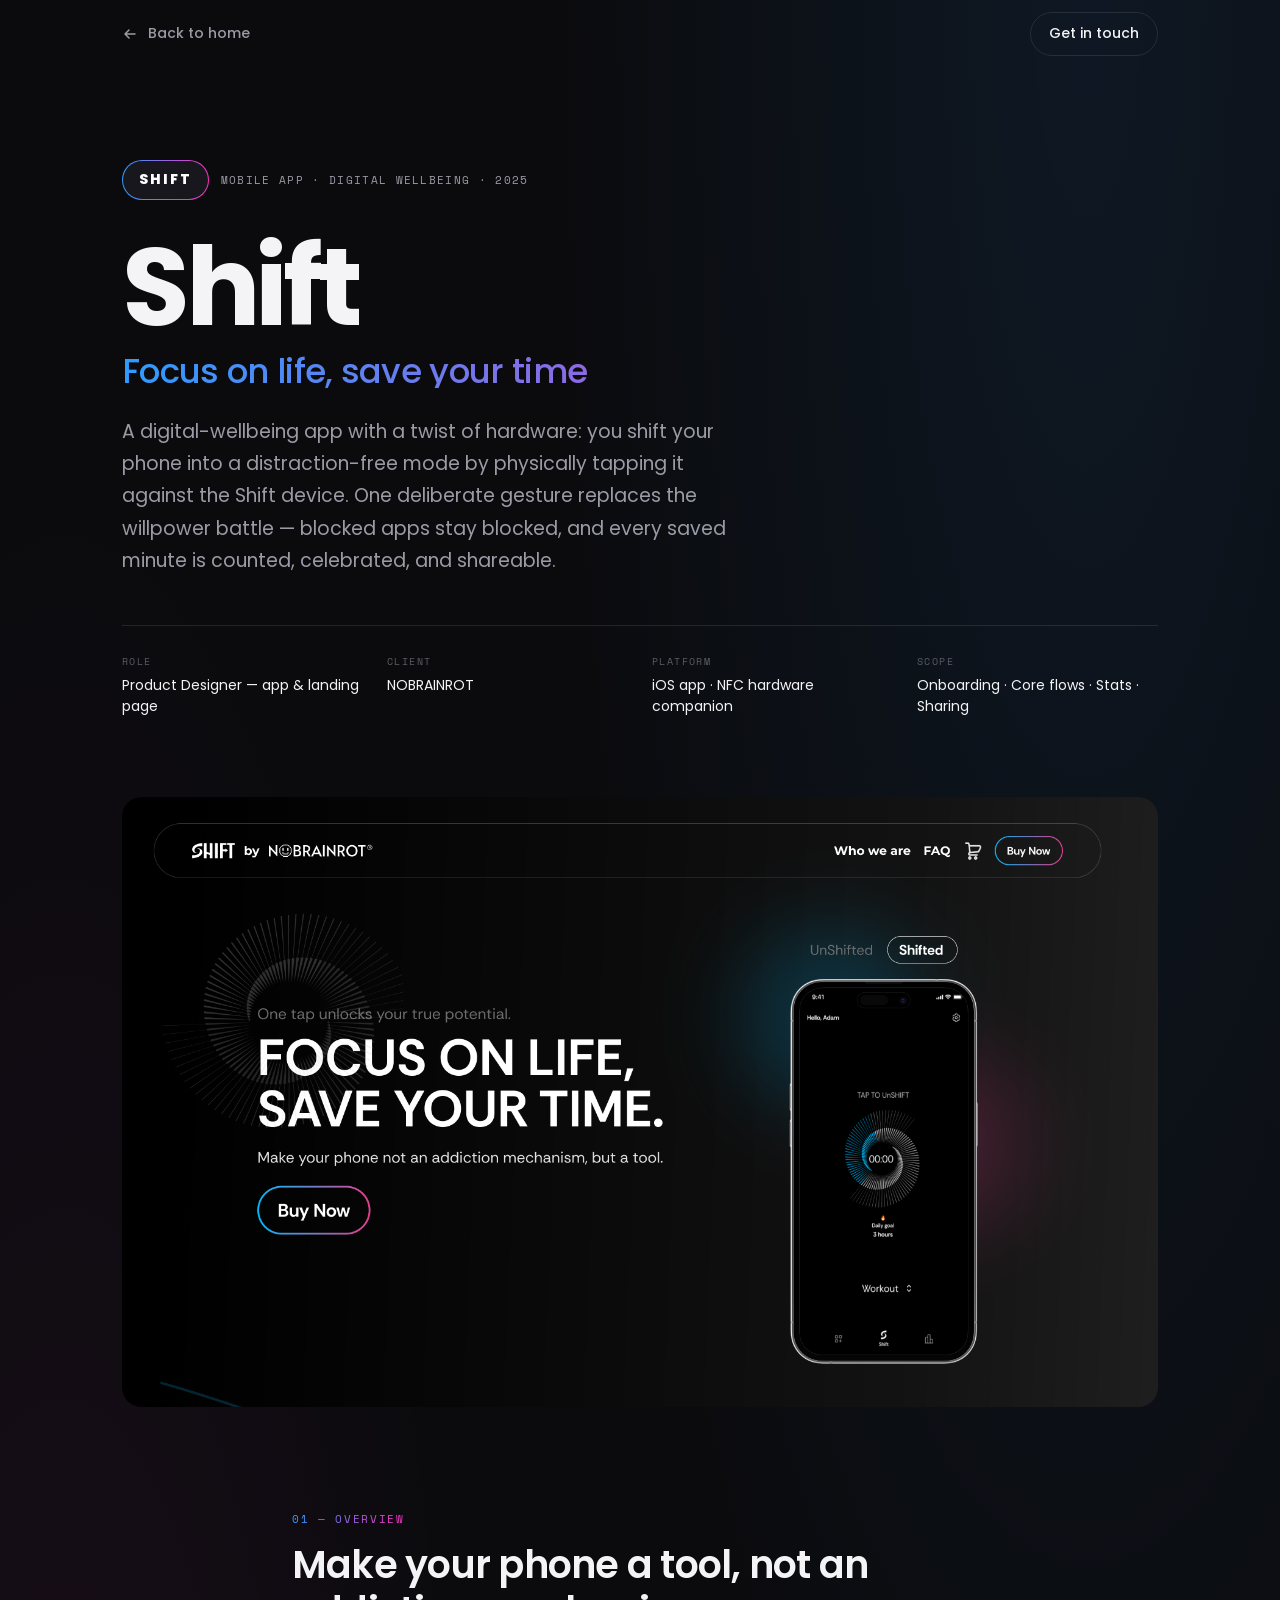
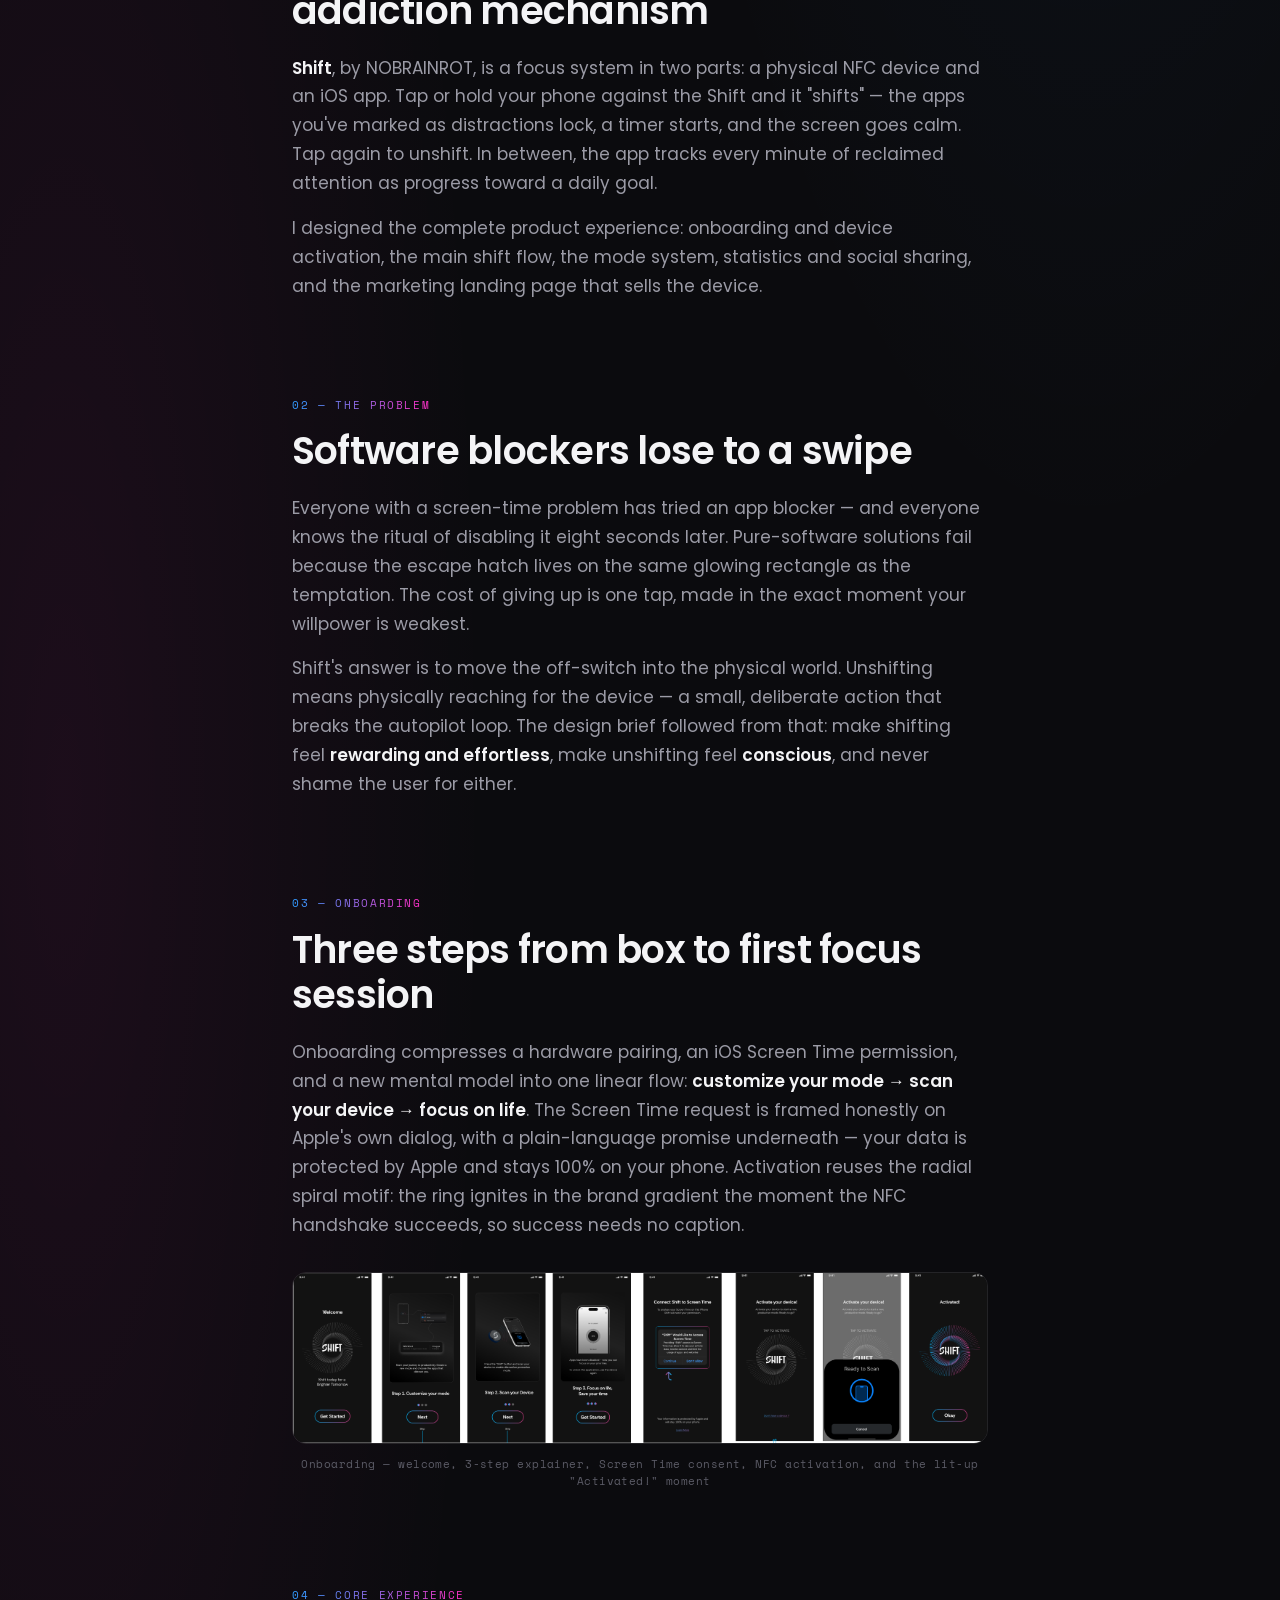
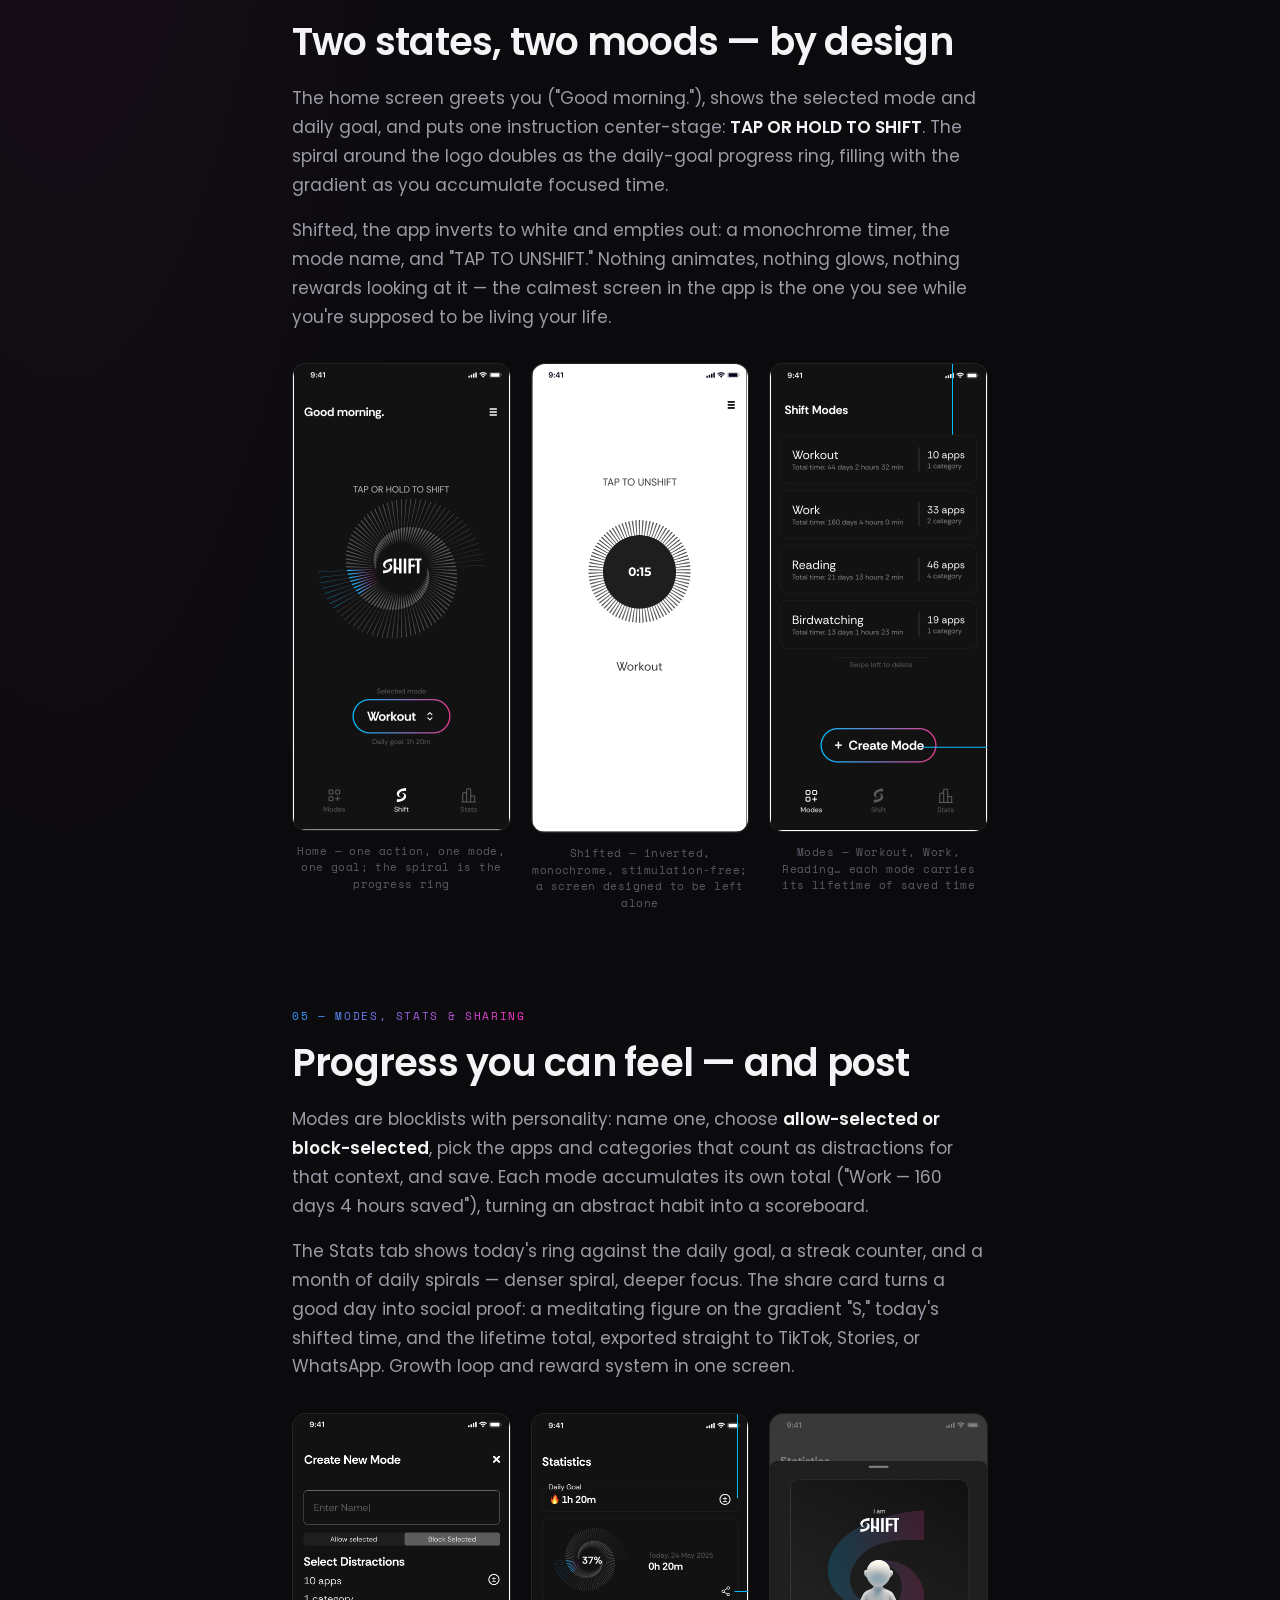
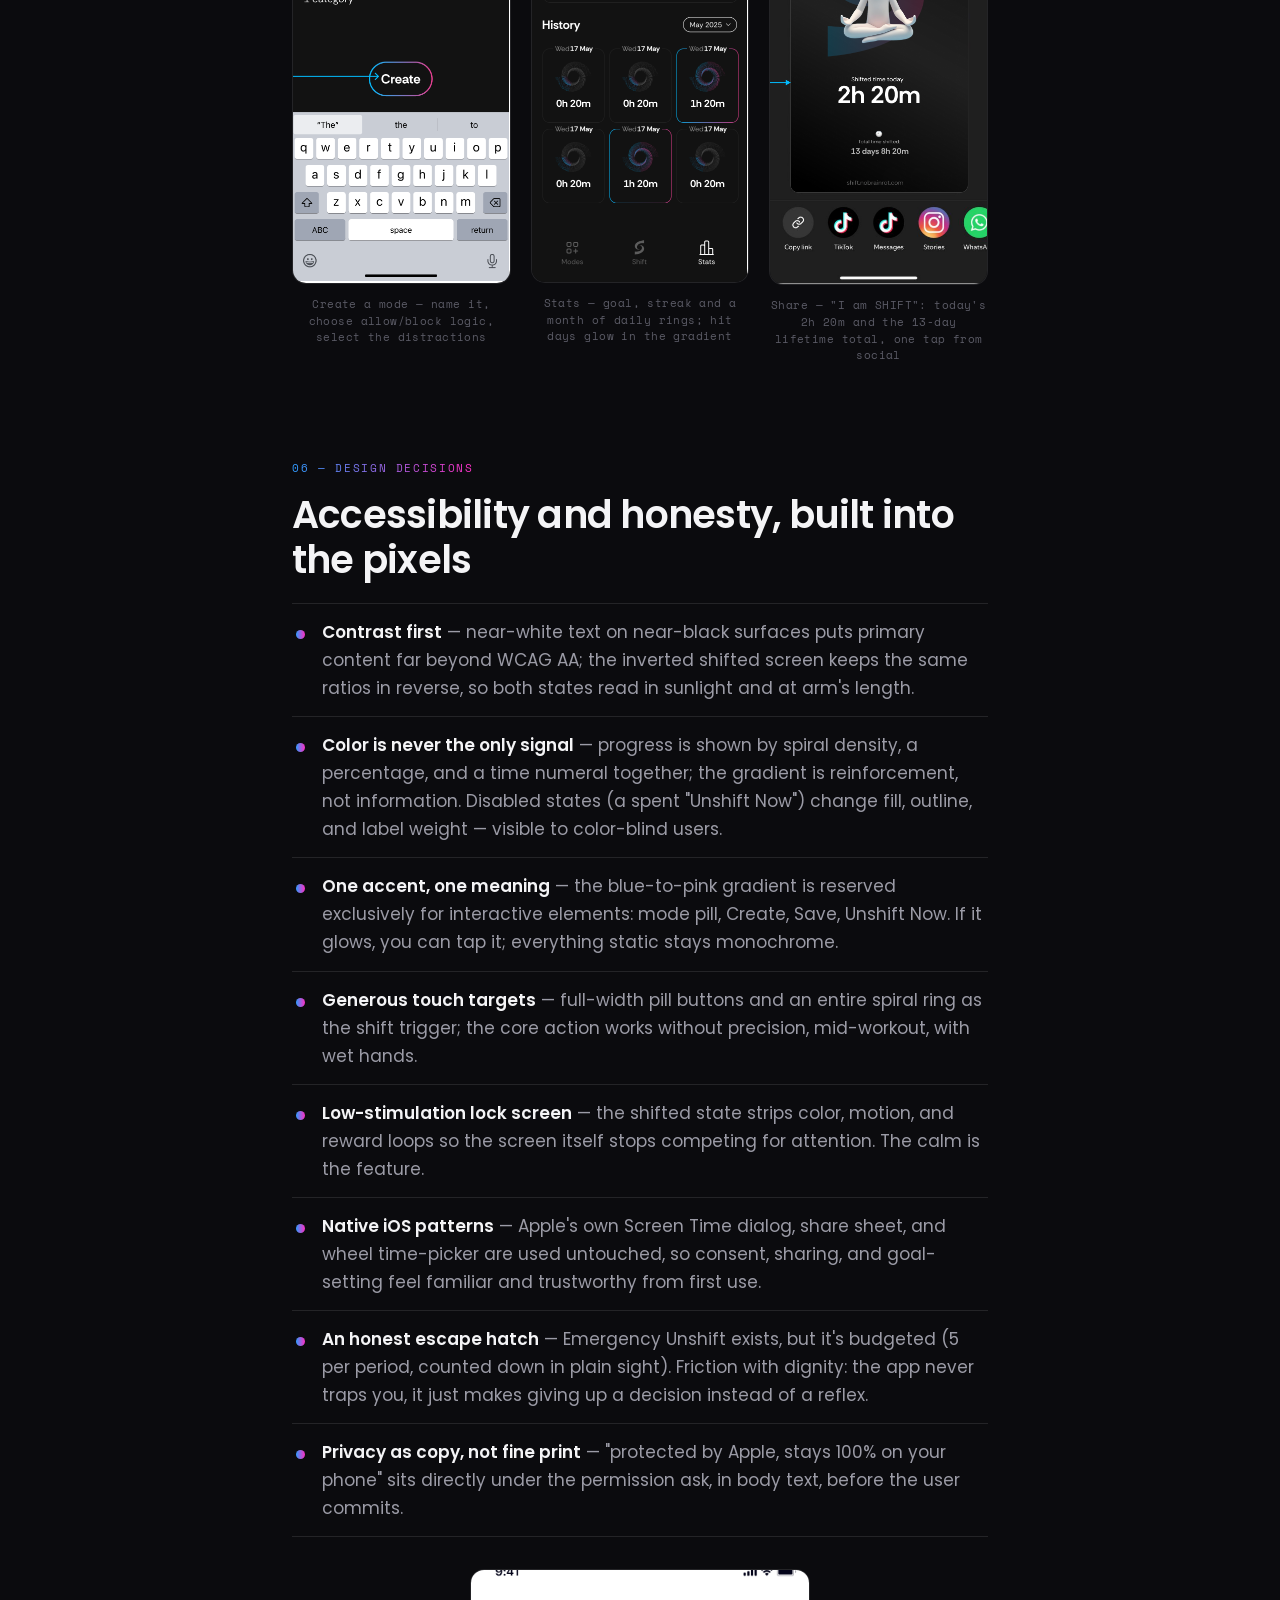
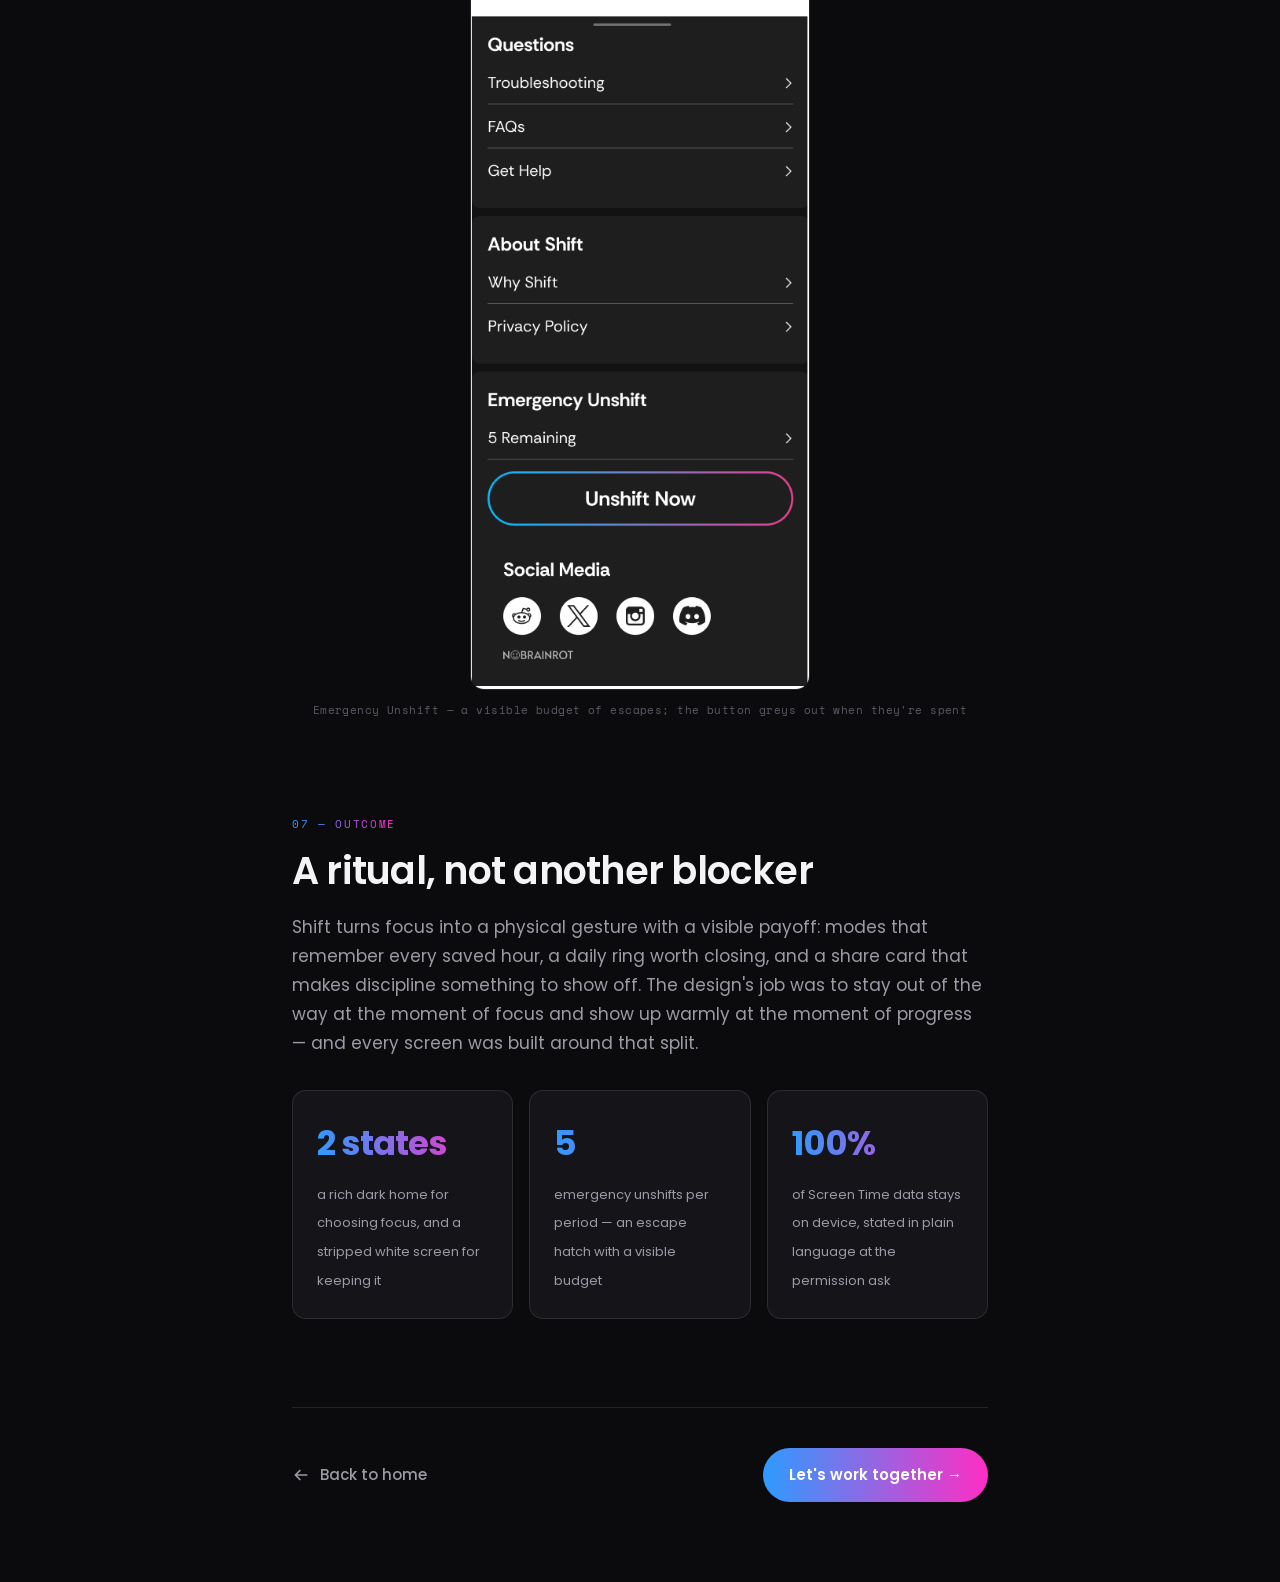
<file: shift.html>
<!DOCTYPE html>
<html lang="en">
<head>
  <meta charset="UTF-8" />
  <meta name="viewport" content="width=device-width, initial-scale=1.0" />
  <title>Shift — Focus App · Anna Figura</title>
  <link rel="icon" type="image/x-icon" href="assets/favicon/favicon.ico" />
  <link rel="icon" type="image/png" sizes="32x32" href="assets/favicon/favicon-32x32.png" />
  <link rel="icon" type="image/png" sizes="16x16" href="assets/favicon/favicon-16x16.png" />
  <link rel="apple-touch-icon" sizes="180x180" href="assets/favicon/apple-touch-icon.png" />
  <link rel="manifest" href="assets/favicon/site.webmanifest" />
  <link rel="preconnect" href="https://fonts.googleapis.com" />
  <link rel="preconnect" href="https://fonts.gstatic.com" crossorigin />
  <link href="https://fonts.googleapis.com/css2?family=Poppins:wght@400;500;600;700;800&family=Space+Mono&display=swap" rel="stylesheet" />
  <link rel="stylesheet" href="project.css?v=2" />
  <link rel="stylesheet" href="shift-theme.css" />
</head>
<body>

  <!-- Navigation -->
  <nav class="pnav" id="pnav">
    <div class="pnav__inner">
      <a href="index.html" class="pnav__back">
        <svg width="16" height="16" viewBox="0 0 16 16" fill="none"><path d="M13 8H3M7 4L3 8l4 4" stroke="currentColor" stroke-width="1.5" stroke-linecap="round" stroke-linejoin="round"/></svg>
        <span>Back to home</span>
      </a>
      <a href="mailto:anna.figura259@gmail.com" class="pnav__contact">Get in touch</a>
    </div>
  </nav>

  <!-- Hero -->
  <header class="phero">
    <div class="pcontainer">
      <div class="phero__badge reveal-up">
        <span class="phero__wordmark">SHIFT</span>
        Mobile App · Digital Wellbeing · 2025
      </div>
      <h1 class="phero__title">
        <span class="reveal-word">Shift</span>
        <span class="phero__title-sub reveal-word delay-1">Focus on life, save your time</span>
      </h1>
      <p class="phero__lead reveal-up delay-2">A digital-wellbeing app with a twist of hardware: you shift your phone into a distraction-free mode by physically tapping it against the Shift device. One deliberate gesture replaces the willpower battle — blocked apps stay blocked, and every saved minute is counted, celebrated, and shareable.</p>

      <ul class="phero__facts reveal-up delay-3">
        <li><span>Role</span>Product Designer — app & landing page</li>
        <li><span>Client</span>NOBRAINROT</li>
        <li><span>Platform</span>iOS app · NFC hardware companion</li>
        <li><span>Scope</span>Onboarding · Core flows · Stats · Sharing</li>
      </ul>
    </div>
  </header>

  <!-- Cover visual -->
  <section class="pcover reveal-up">
    <div class="pcontainer">
      <img src="assets/shift-cover.png" alt="Shift landing hero — Focus on life, save your time. Make your phone not an addiction mechanism, but a tool" class="pcover__img" />
    </div>
  </section>

  <!-- Body -->
  <main class="pbody">
    <div class="pcontainer pcontainer--narrow">

      <section class="psection reveal-up">
        <span class="plabel">01 — Overview</span>
        <h2>Make your phone a tool, not an addiction mechanism</h2>
        <p><strong>Shift</strong>, by NOBRAINROT, is a focus system in two parts: a physical NFC device and an iOS app. Tap or hold your phone against the Shift and it "shifts" — the apps you've marked as distractions lock, a timer starts, and the screen goes calm. Tap again to unshift. In between, the app tracks every minute of reclaimed attention as progress toward a daily goal.</p>
        <p>I designed the complete product experience: onboarding and device activation, the main shift flow, the mode system, statistics and social sharing, and the marketing landing page that sells the device.</p>
      </section>

      <section class="psection reveal-up">
        <span class="plabel">02 — The Problem</span>
        <h2>Software blockers lose to a swipe</h2>
        <p>Everyone with a screen-time problem has tried an app blocker — and everyone knows the ritual of disabling it eight seconds later. Pure-software solutions fail because the escape hatch lives on the same glowing rectangle as the temptation. The cost of giving up is one tap, made in the exact moment your willpower is weakest.</p>
        <p>Shift's answer is to move the off-switch into the physical world. Unshifting means physically reaching for the device — a small, deliberate action that breaks the autopilot loop. The design brief followed from that: make shifting feel <strong>rewarding and effortless</strong>, make unshifting feel <strong>conscious</strong>, and never shame the user for either.</p>
      </section>

      <section class="psection reveal-up">
        <span class="plabel">03 — Onboarding</span>
        <h2>Three steps from box to first focus session</h2>
        <p>Onboarding compresses a hardware pairing, an iOS Screen Time permission, and a new mental model into one linear flow: <strong>customize your mode → scan your device → focus on life</strong>. The Screen Time request is framed honestly on Apple's own dialog, with a plain-language promise underneath — your data is protected by Apple and stays 100% on your phone. Activation reuses the radial spiral motif: the ring ignites in the brand gradient the moment the NFC handshake succeeds, so success needs no caption.</p>
        <figure class="pfigure">
          <img src="assets/shift-onboarding.png" alt="Shift onboarding — welcome, three explainer steps, Screen Time permission, NFC device activation and the activated state" />
          <figcaption>Onboarding — welcome, 3-step explainer, Screen Time consent, NFC activation, and the lit-up "Activated!" moment</figcaption>
        </figure>
      </section>

      <section class="psection reveal-up">
        <span class="plabel">04 — Core Experience</span>
        <h2>Two states, two moods — by design</h2>
        <p>The home screen greets you ("Good morning."), shows the selected mode and daily goal, and puts one instruction center-stage: <strong>TAP OR HOLD TO SHIFT</strong>. The spiral around the logo doubles as the daily-goal progress ring, filling with the gradient as you accumulate focused time.</p>
        <p>Shifted, the app inverts to white and empties out: a monochrome timer, the mode name, and "TAP TO UNSHIFT." Nothing animates, nothing glows, nothing rewards looking at it — the calmest screen in the app is the one you see while you're supposed to be living your life.</p>
        <div class="pwires">
          <figure class="pwire">
            <img src="assets/shift-home.png" alt="Shift home screen — Good morning greeting, tap or hold to shift, spiral progress ring, selected Workout mode and daily goal" />
            <figcaption>Home — one action, one mode, one goal; the spiral is the progress ring</figcaption>
          </figure>
          <figure class="pwire">
            <img src="assets/shift-shifted.png" alt="Shifted state — inverted white screen with a monochrome timer and tap to unshift" />
            <figcaption>Shifted — inverted, monochrome, stimulation-free; a screen designed to be left alone</figcaption>
          </figure>
          <figure class="pwire">
            <img src="assets/shift-modes.png" alt="Shift Modes list — Workout, Work, Reading and Birdwatching, each with total time shifted and blocked app counts" />
            <figcaption>Modes — Workout, Work, Reading… each mode carries its lifetime of saved time</figcaption>
          </figure>
        </div>
      </section>

      <section class="psection reveal-up">
        <span class="plabel">05 — Modes, Stats & Sharing</span>
        <h2>Progress you can feel — and post</h2>
        <p>Modes are blocklists with personality: name one, choose <strong>allow-selected or block-selected</strong>, pick the apps and categories that count as distractions for that context, and save. Each mode accumulates its own total ("Work — 160 days 4 hours saved"), turning an abstract habit into a scoreboard.</p>
        <p>The Stats tab shows today's ring against the daily goal, a streak counter, and a month of daily spirals — denser spiral, deeper focus. The share card turns a good day into social proof: a meditating figure on the gradient "S," today's shifted time, and the lifetime total, exported straight to TikTok, Stories, or WhatsApp. Growth loop and reward system in one screen.</p>
        <div class="pwires">
          <figure class="pwire">
            <img src="assets/shift-create.png" alt="Create New Mode — name field, allow or block selected toggle, distraction picker and gradient Create button" />
            <figcaption>Create a mode — name it, choose allow/block logic, select the distractions</figcaption>
          </figure>
          <figure class="pwire">
            <img src="assets/shift-stats.png" alt="Statistics — daily goal 1h 20m, today's progress ring at 37%, and a May 2025 history grid of daily spirals" />
            <figcaption>Stats — goal, streak and a month of daily rings; hit days glow in the gradient</figcaption>
          </figure>
          <figure class="pwire">
            <img src="assets/shift-share.png" alt="Share sheet — I am Shift card with meditating figure, 2h 20m shifted today, lifetime total, and TikTok, Stories and WhatsApp targets" />
            <figcaption>Share — "I am SHIFT": today's 2h 20m and the 13-day lifetime total, one tap from social</figcaption>
          </figure>
        </div>
      </section>

      <section class="psection reveal-up">
        <span class="plabel">06 — Design Decisions</span>
        <h2>Accessibility and honesty, built into the pixels</h2>
        <ul class="plist">
          <li><strong>Contrast first</strong> — near-white text on near-black surfaces puts primary content far beyond WCAG AA; the inverted shifted screen keeps the same ratios in reverse, so both states read in sunlight and at arm's length.</li>
          <li><strong>Color is never the only signal</strong> — progress is shown by spiral density, a percentage, and a time numeral together; the gradient is reinforcement, not information. Disabled states (a spent "Unshift Now") change fill, outline, and label weight — visible to color-blind users.</li>
          <li><strong>One accent, one meaning</strong> — the blue-to-pink gradient is reserved exclusively for interactive elements: mode pill, Create, Save, Unshift Now. If it glows, you can tap it; everything static stays monochrome.</li>
          <li><strong>Generous touch targets</strong> — full-width pill buttons and an entire spiral ring as the shift trigger; the core action works without precision, mid-workout, with wet hands.</li>
          <li><strong>Low-stimulation lock screen</strong> — the shifted state strips color, motion, and reward loops so the screen itself stops competing for attention. The calm is the feature.</li>
          <li><strong>Native iOS patterns</strong> — Apple's own Screen Time dialog, share sheet, and wheel time-picker are used untouched, so consent, sharing, and goal-setting feel familiar and trustworthy from first use.</li>
          <li><strong>An honest escape hatch</strong> — Emergency Unshift exists, but it's budgeted (5 per period, counted down in plain sight). Friction with dignity: the app never traps you, it just makes giving up a decision instead of a reflex.</li>
          <li><strong>Privacy as copy, not fine print</strong> — "protected by Apple, stays 100% on your phone" sits directly under the permission ask, in body text, before the user commits.</li>
        </ul>
        <figure class="pfigure pfigure--phone">
          <img src="assets/shift-emergency.png" alt="Settings sheet — questions and about sections, Emergency Unshift with 5 remaining and a gradient Unshift Now button" />
          <figcaption>Emergency Unshift — a visible budget of escapes; the button greys out when they're spent</figcaption>
        </figure>
      </section>

      <section class="psection reveal-up">
        <span class="plabel">07 — Outcome</span>
        <h2>A ritual, not another blocker</h2>
        <p>Shift turns focus into a physical gesture with a visible payoff: modes that remember every saved hour, a daily ring worth closing, and a share card that makes discipline something to show off. The design's job was to stay out of the way at the moment of focus and show up warmly at the moment of progress — and every screen was built around that split.</p>
        <div class="pstats">
          <div class="pstat"><strong>2 states</strong><span>a rich dark home for choosing focus, and a stripped white screen for keeping it</span></div>
          <div class="pstat"><strong>5</strong><span>emergency unshifts per period — an escape hatch with a visible budget</span></div>
          <div class="pstat"><strong>100%</strong><span>of Screen Time data stays on device, stated in plain language at the permission ask</span></div>
        </div>
      </section>

      <!-- Footer nav -->
      <div class="pfooter-nav reveal-up">
        <a href="index.html" class="pfooter-nav__back">
          <svg width="18" height="18" viewBox="0 0 16 16" fill="none"><path d="M13 8H3M7 4L3 8l4 4" stroke="currentColor" stroke-width="1.5" stroke-linecap="round" stroke-linejoin="round"/></svg>
          Back to home
        </a>
        <a href="mailto:anna.figura259@gmail.com" class="pfooter-nav__cta">Let's work together →</a>
      </div>

    </div>
  </main>

  <script>
    const io = new IntersectionObserver((entries) => {
      entries.forEach(e => { if (e.isIntersecting) { e.target.classList.add('visible'); io.unobserve(e.target); } });
    }, { threshold: 0.12, rootMargin: '0px 0px -40px 0px' });
    document.querySelectorAll('.reveal-up, .reveal-word').forEach(el => {
      if (el.closest('.phero')) { el.classList.add('visible'); } else { io.observe(el); }
    });

    window.addEventListener('scroll', () => {
      document.getElementById('pnav').classList.toggle('scrolled', window.scrollY > 20);
    }, { passive: true });
  </script>
</body>
</html>
</file>
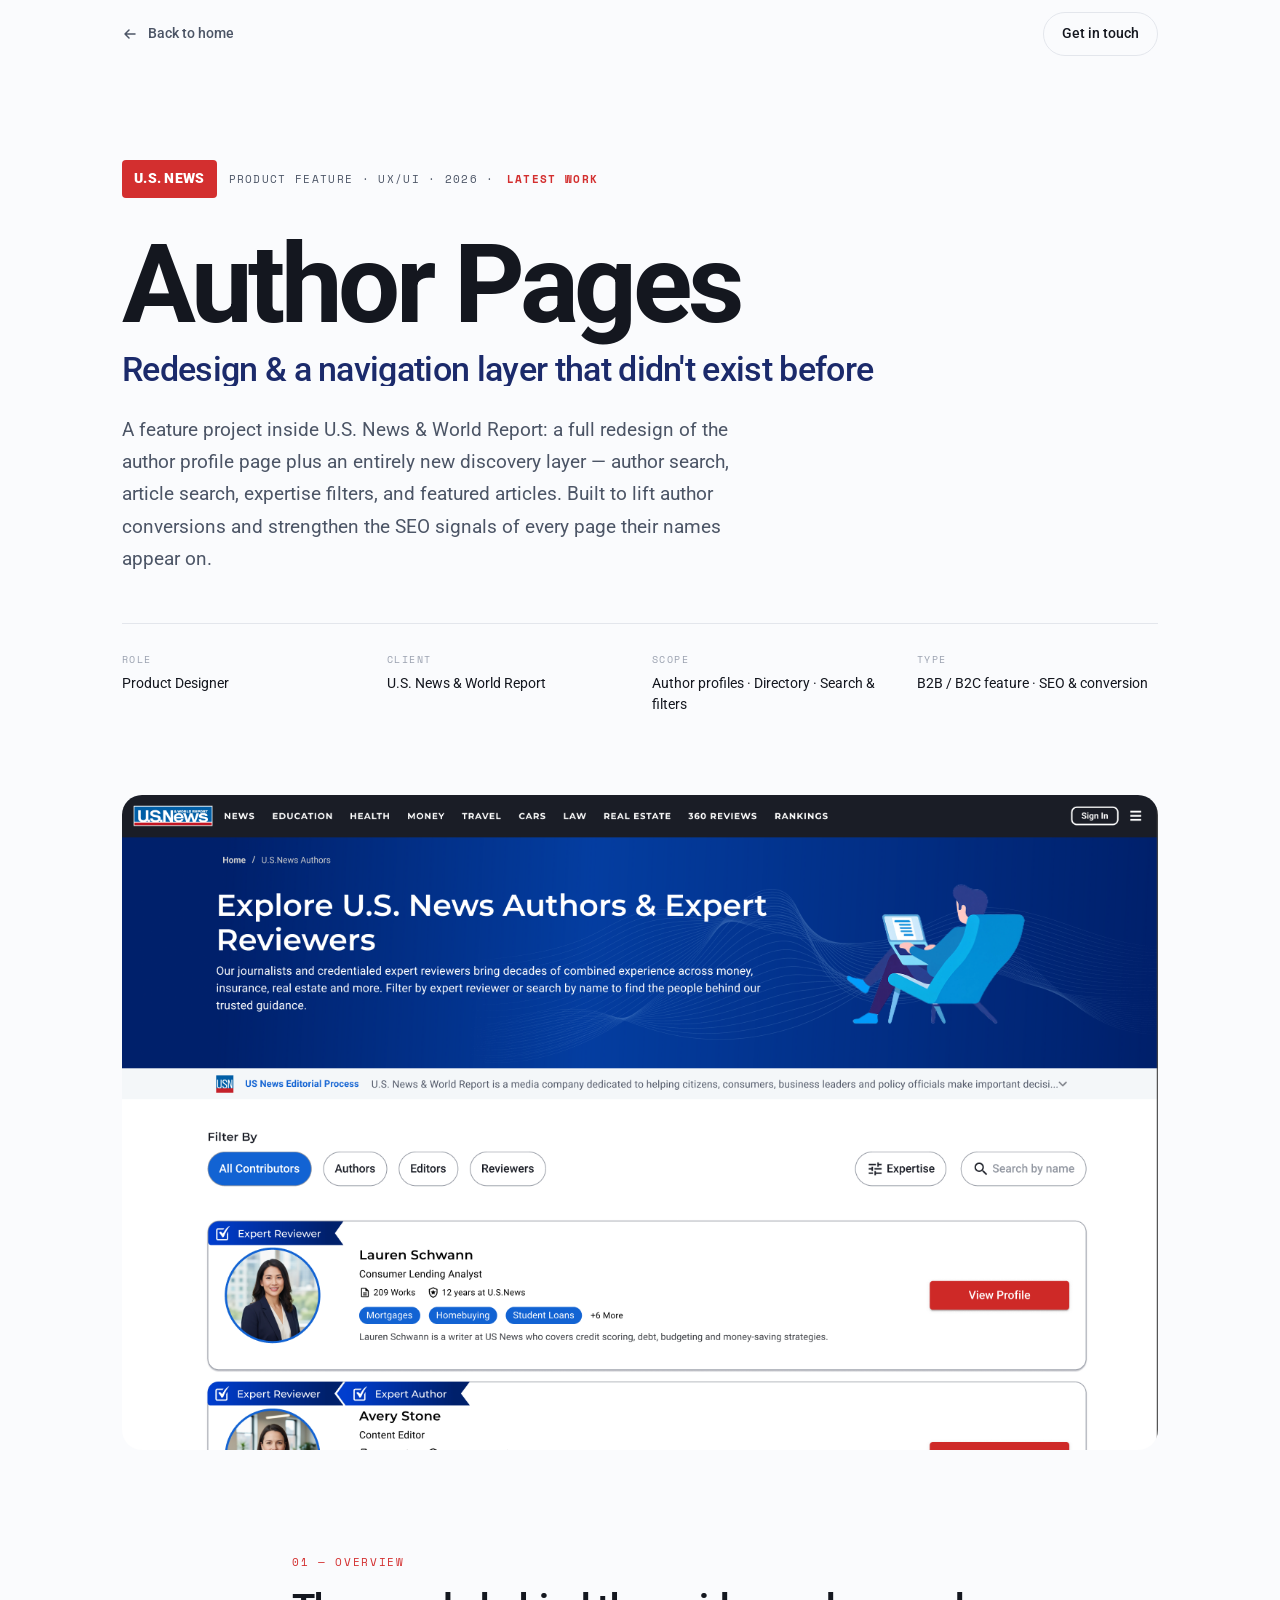
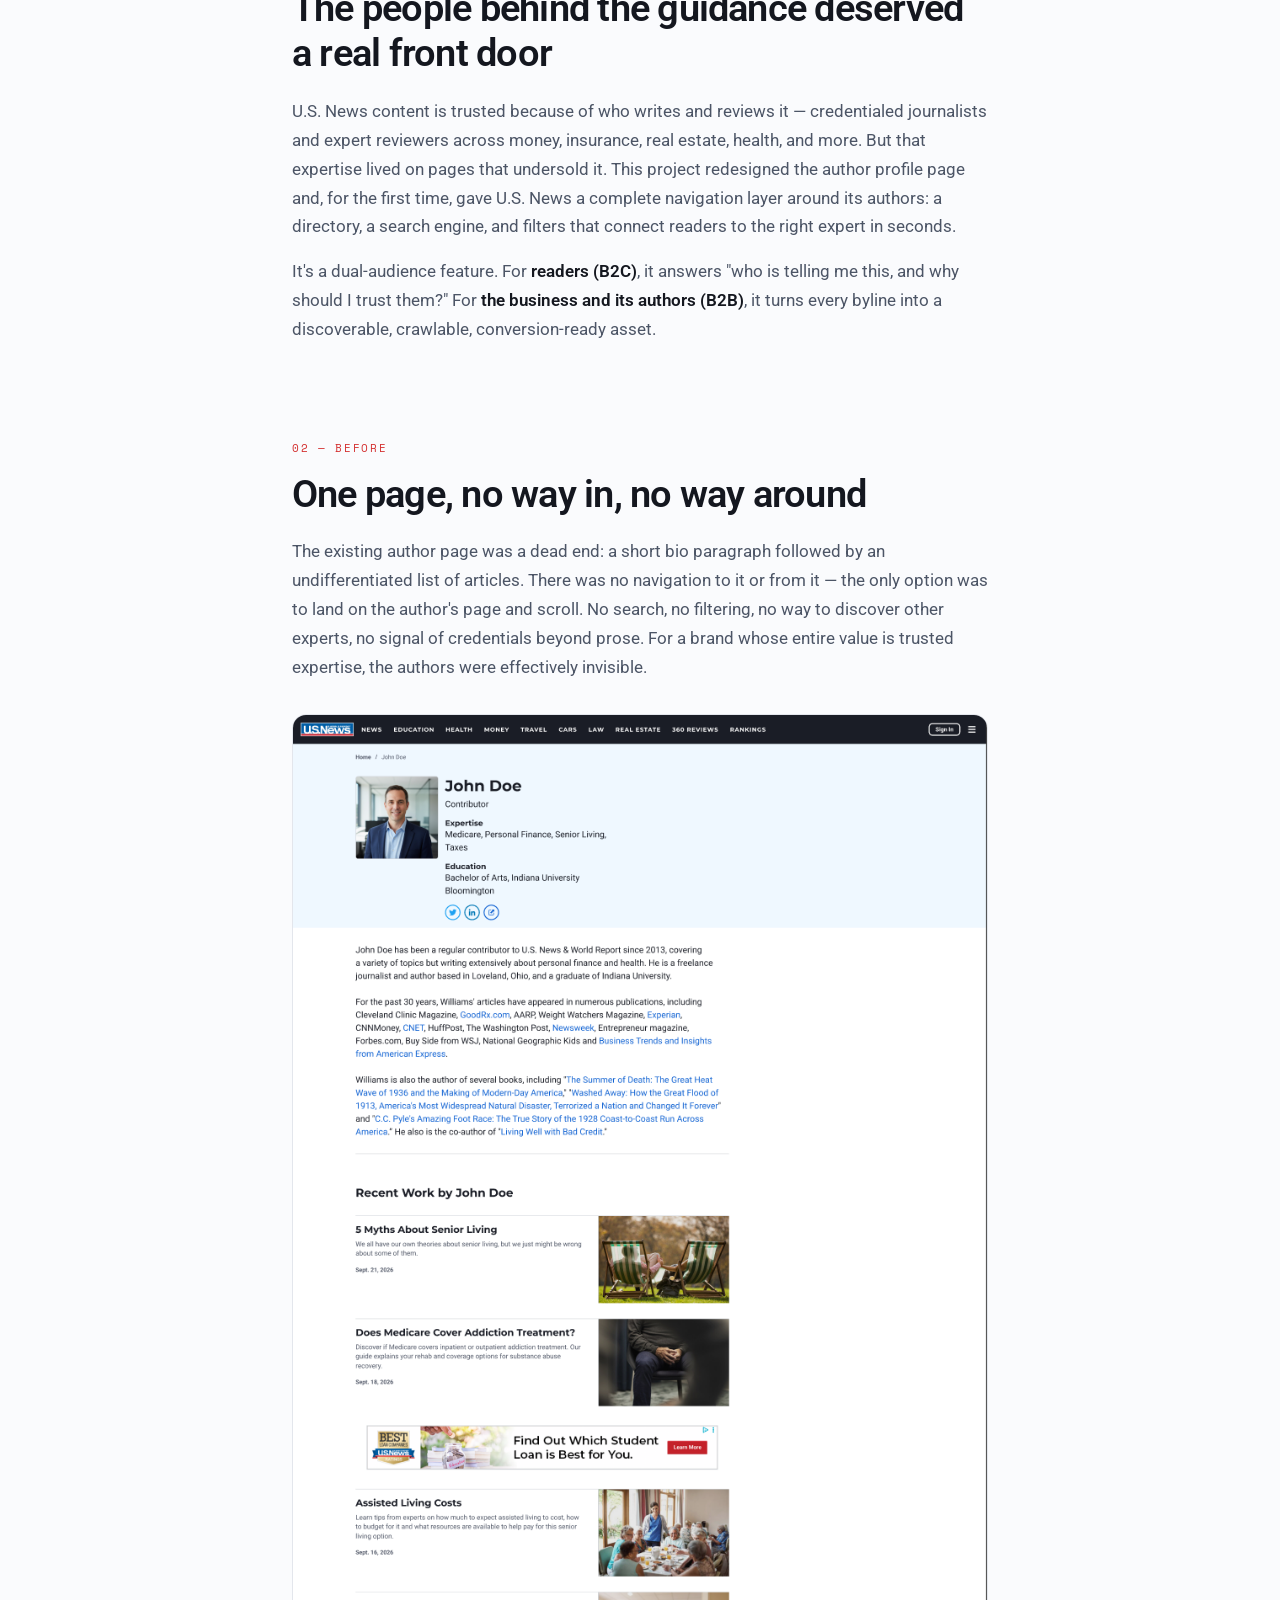
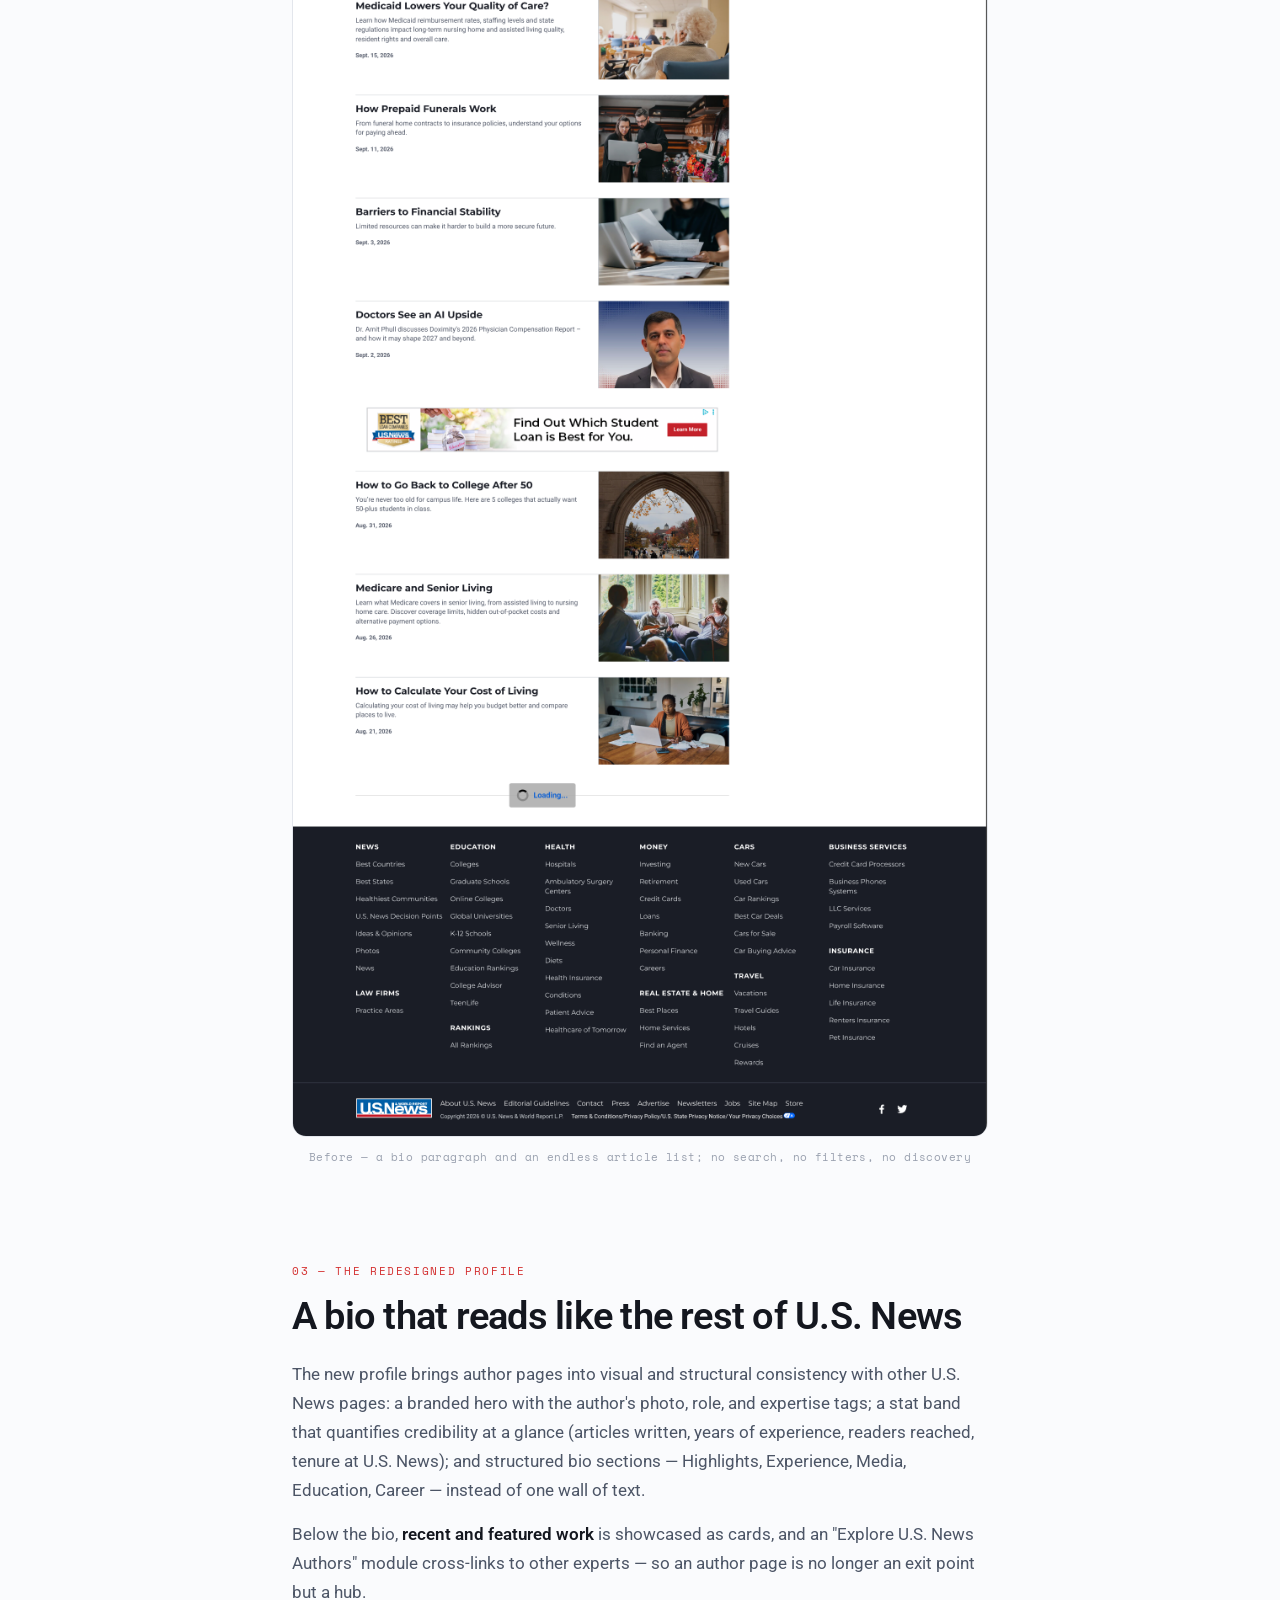
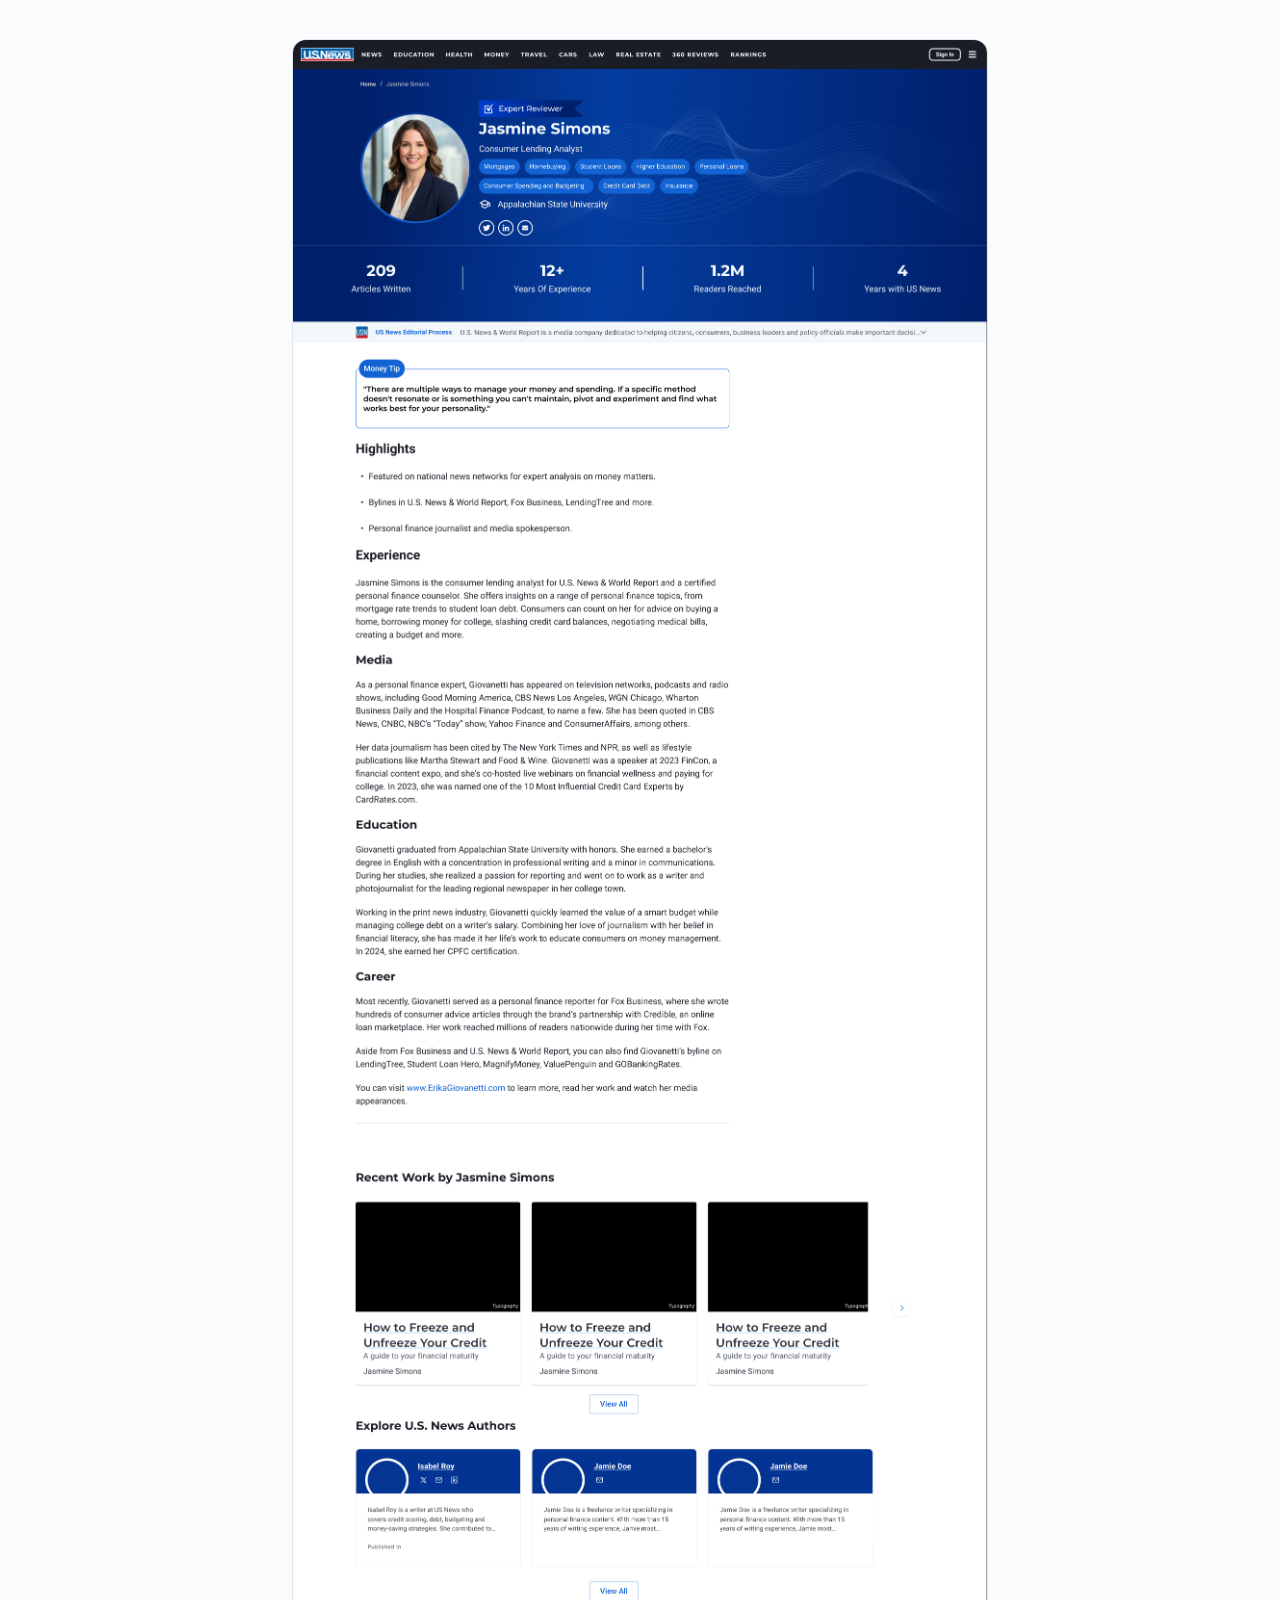
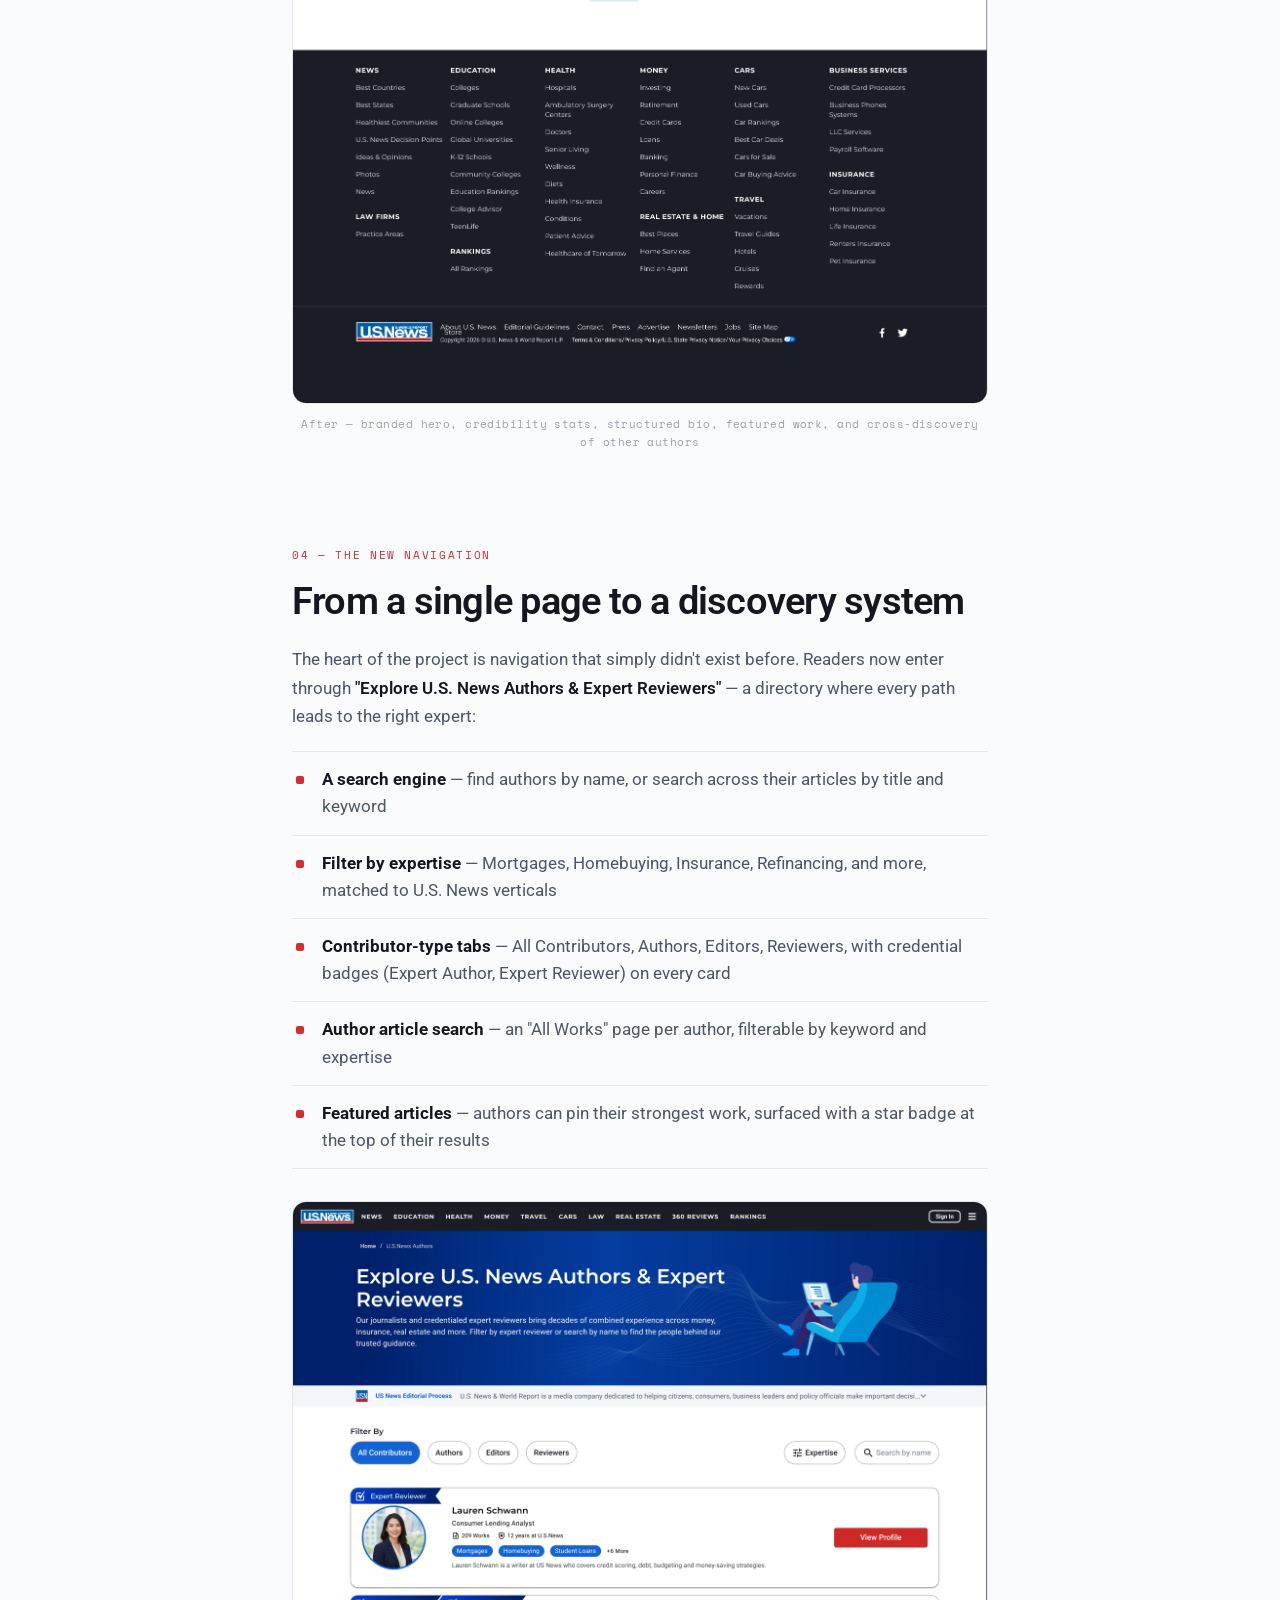
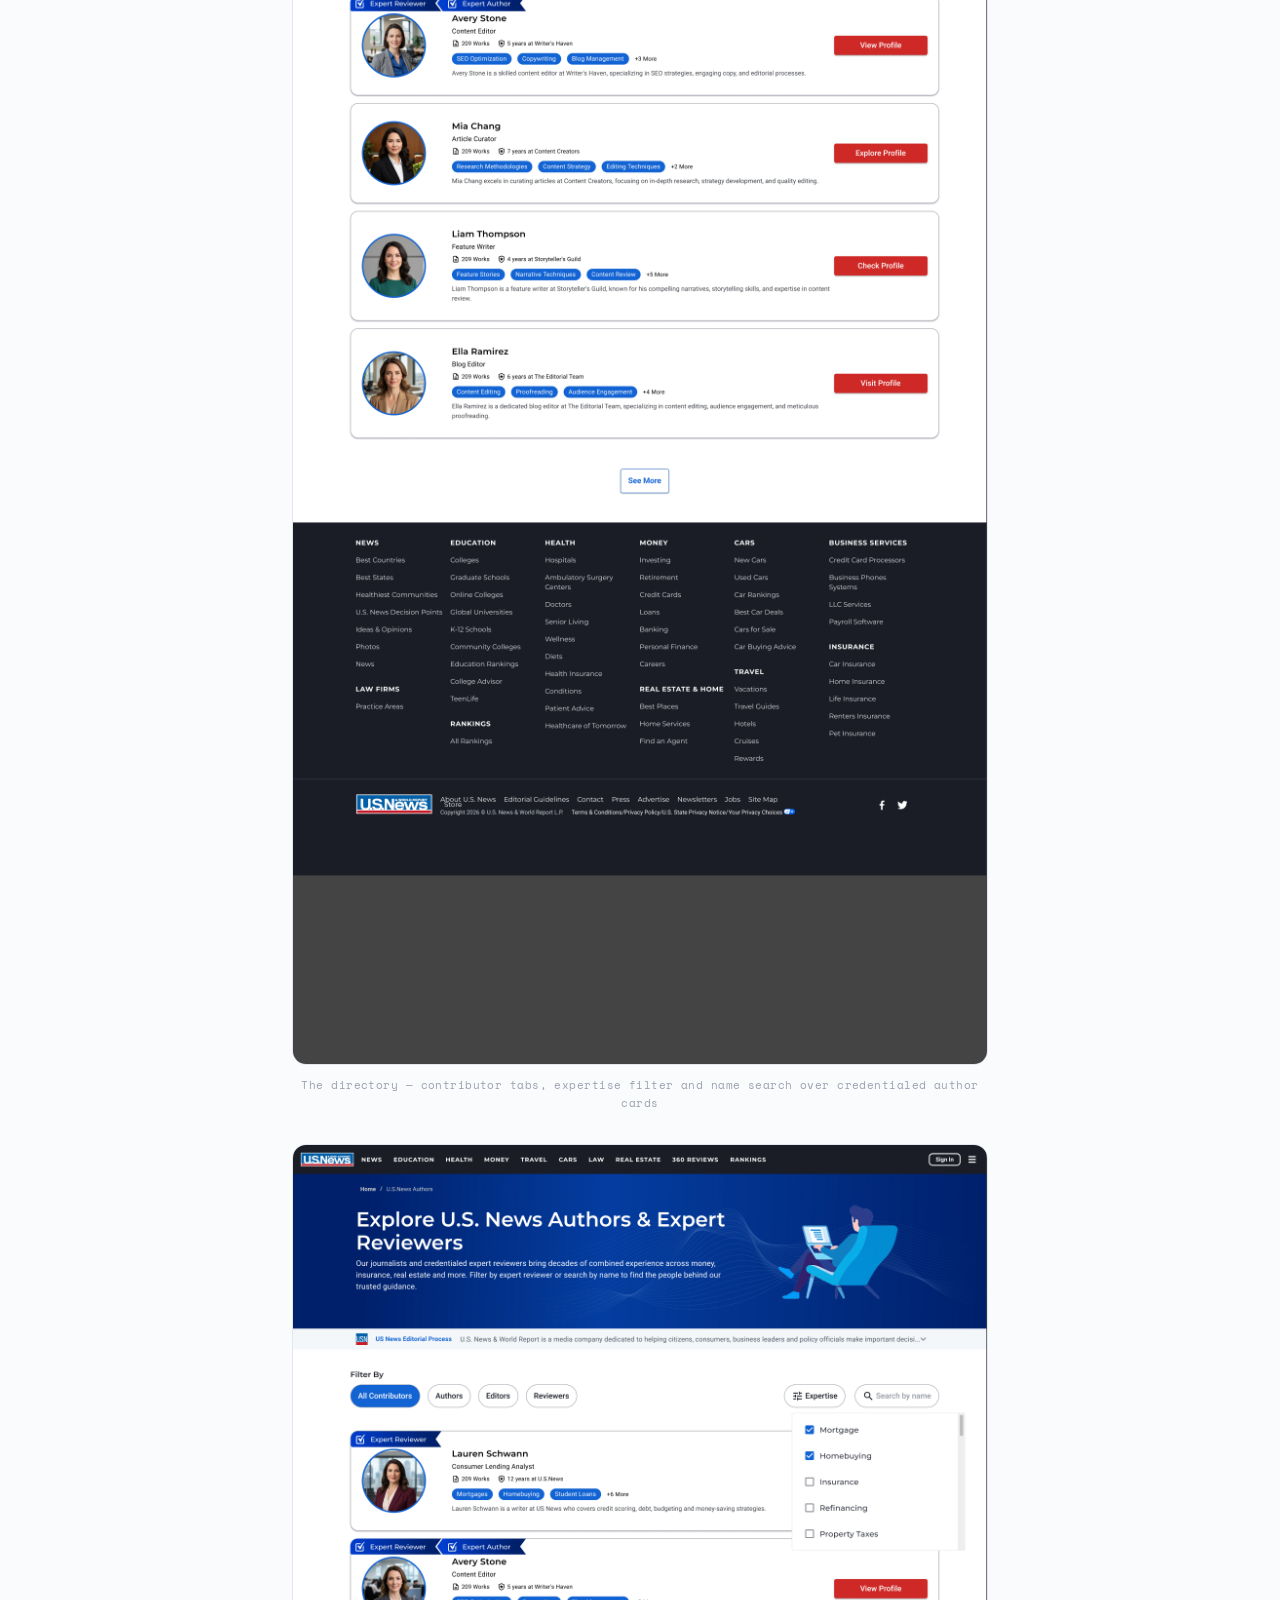
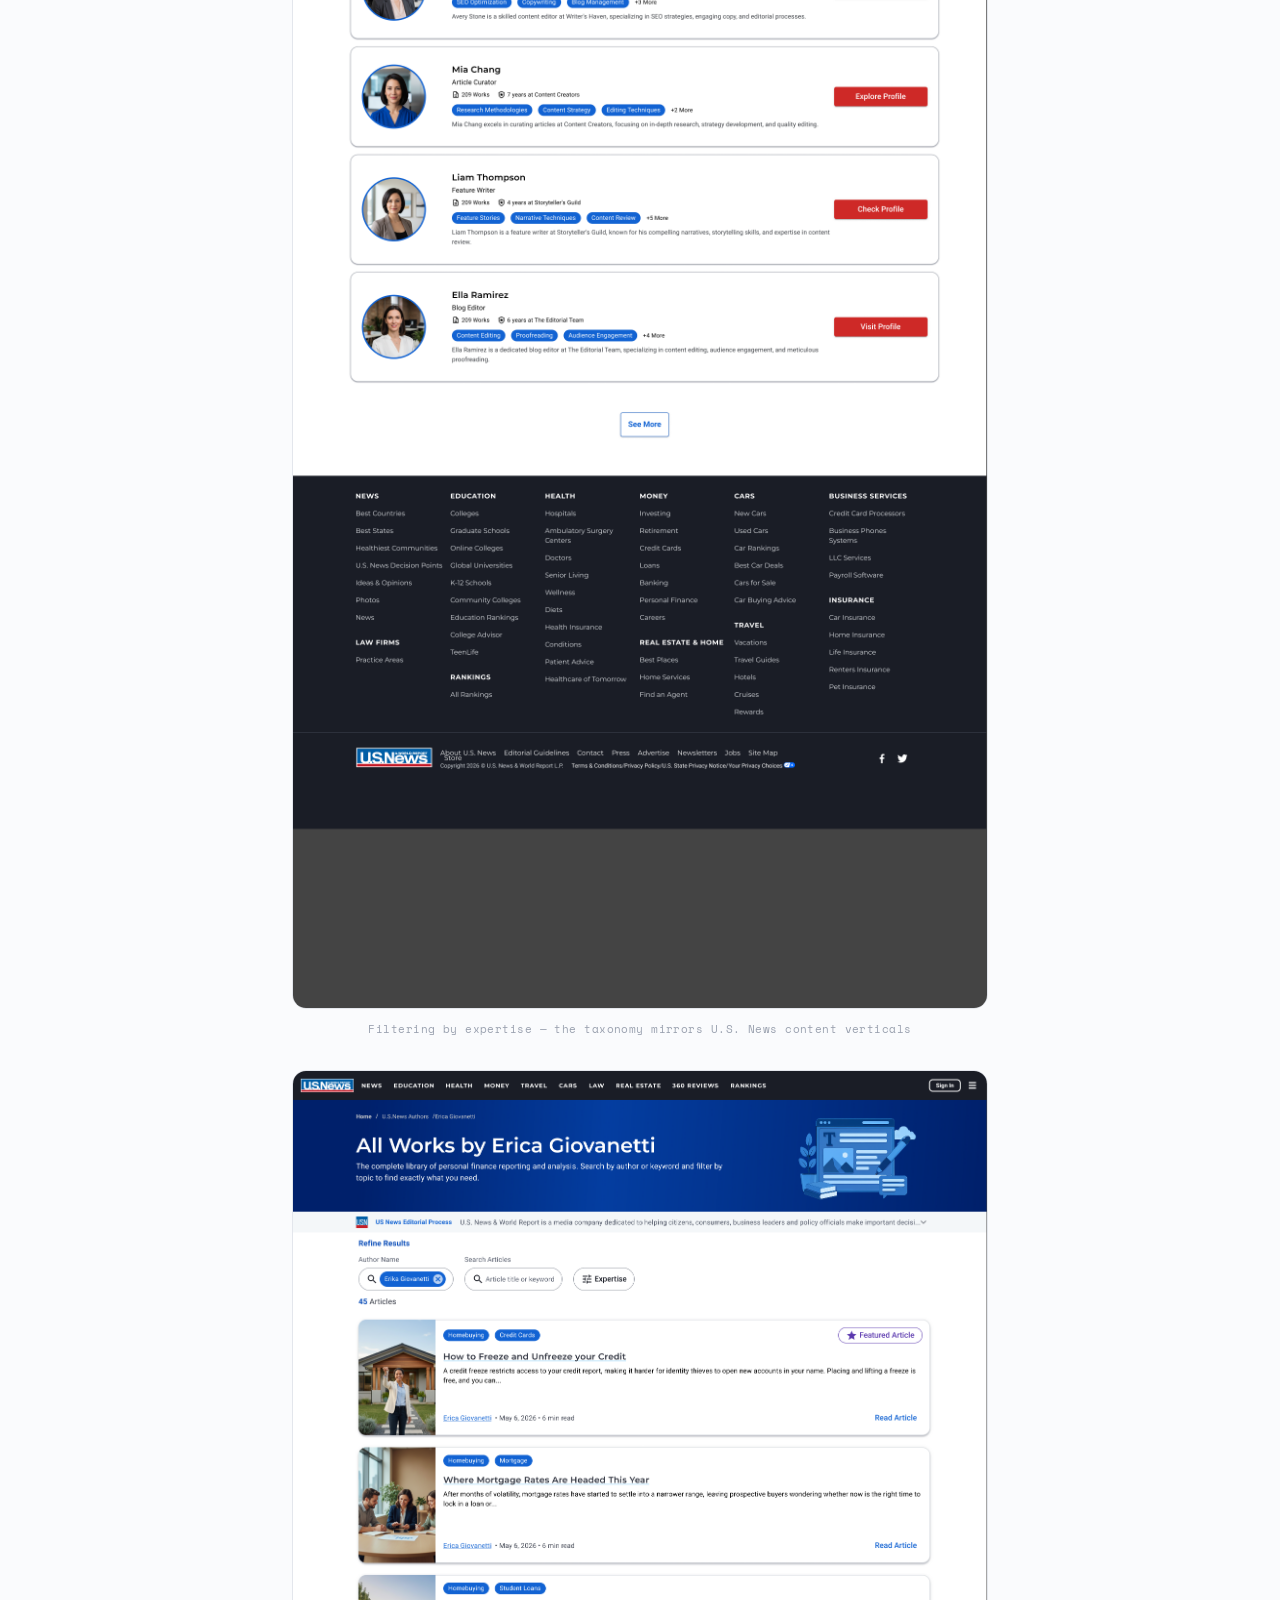
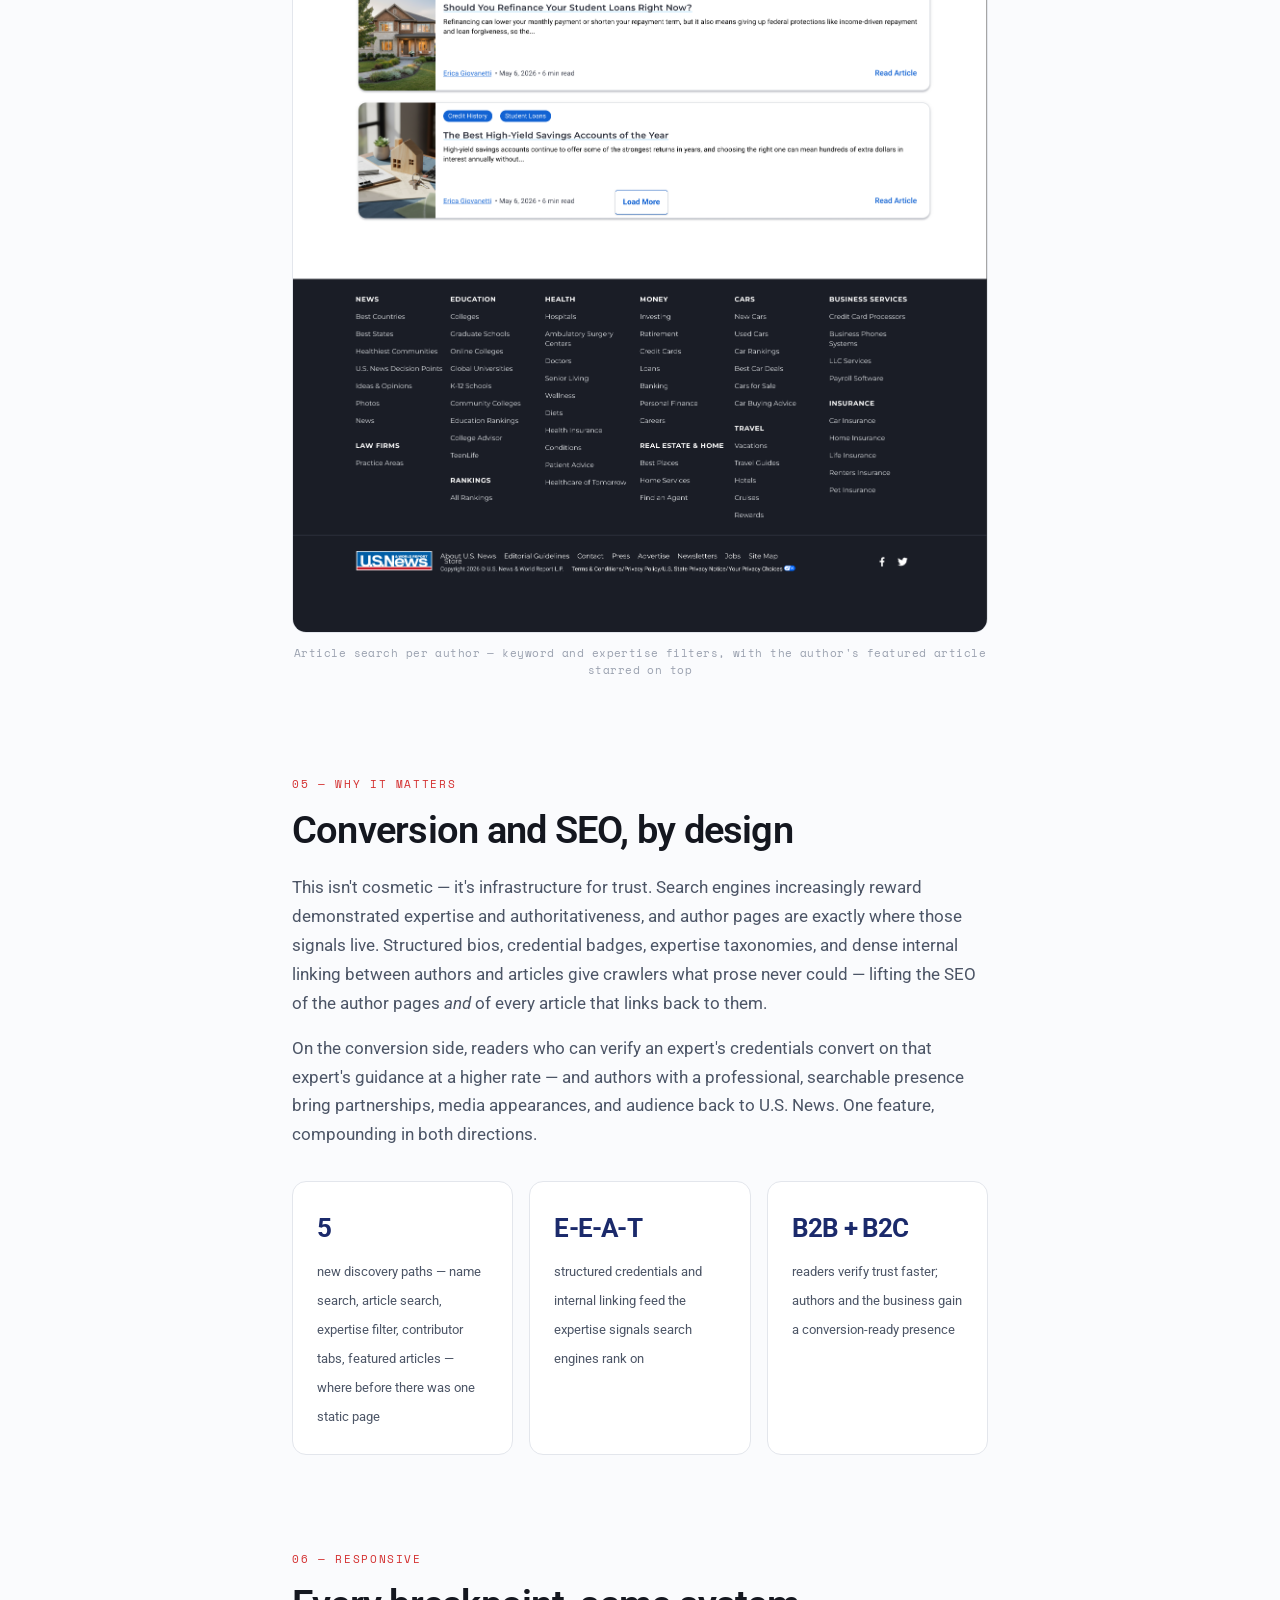
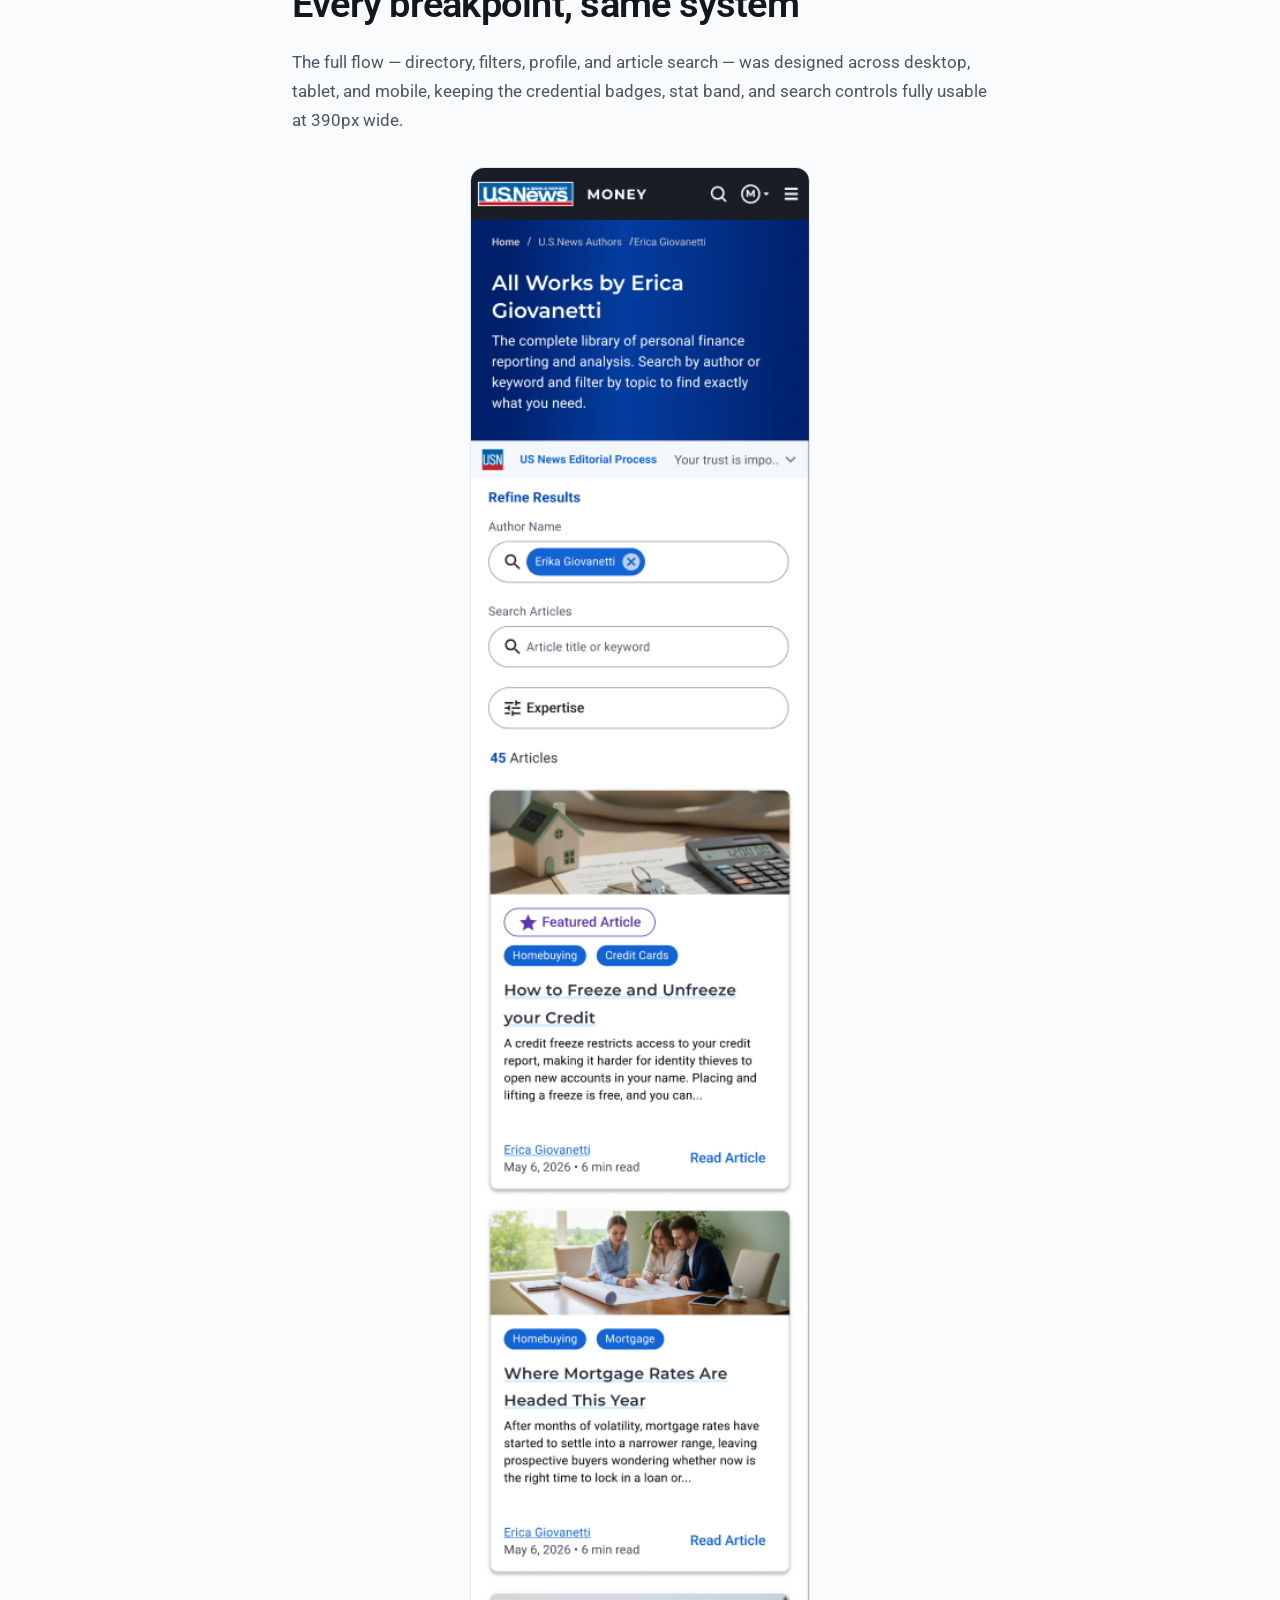
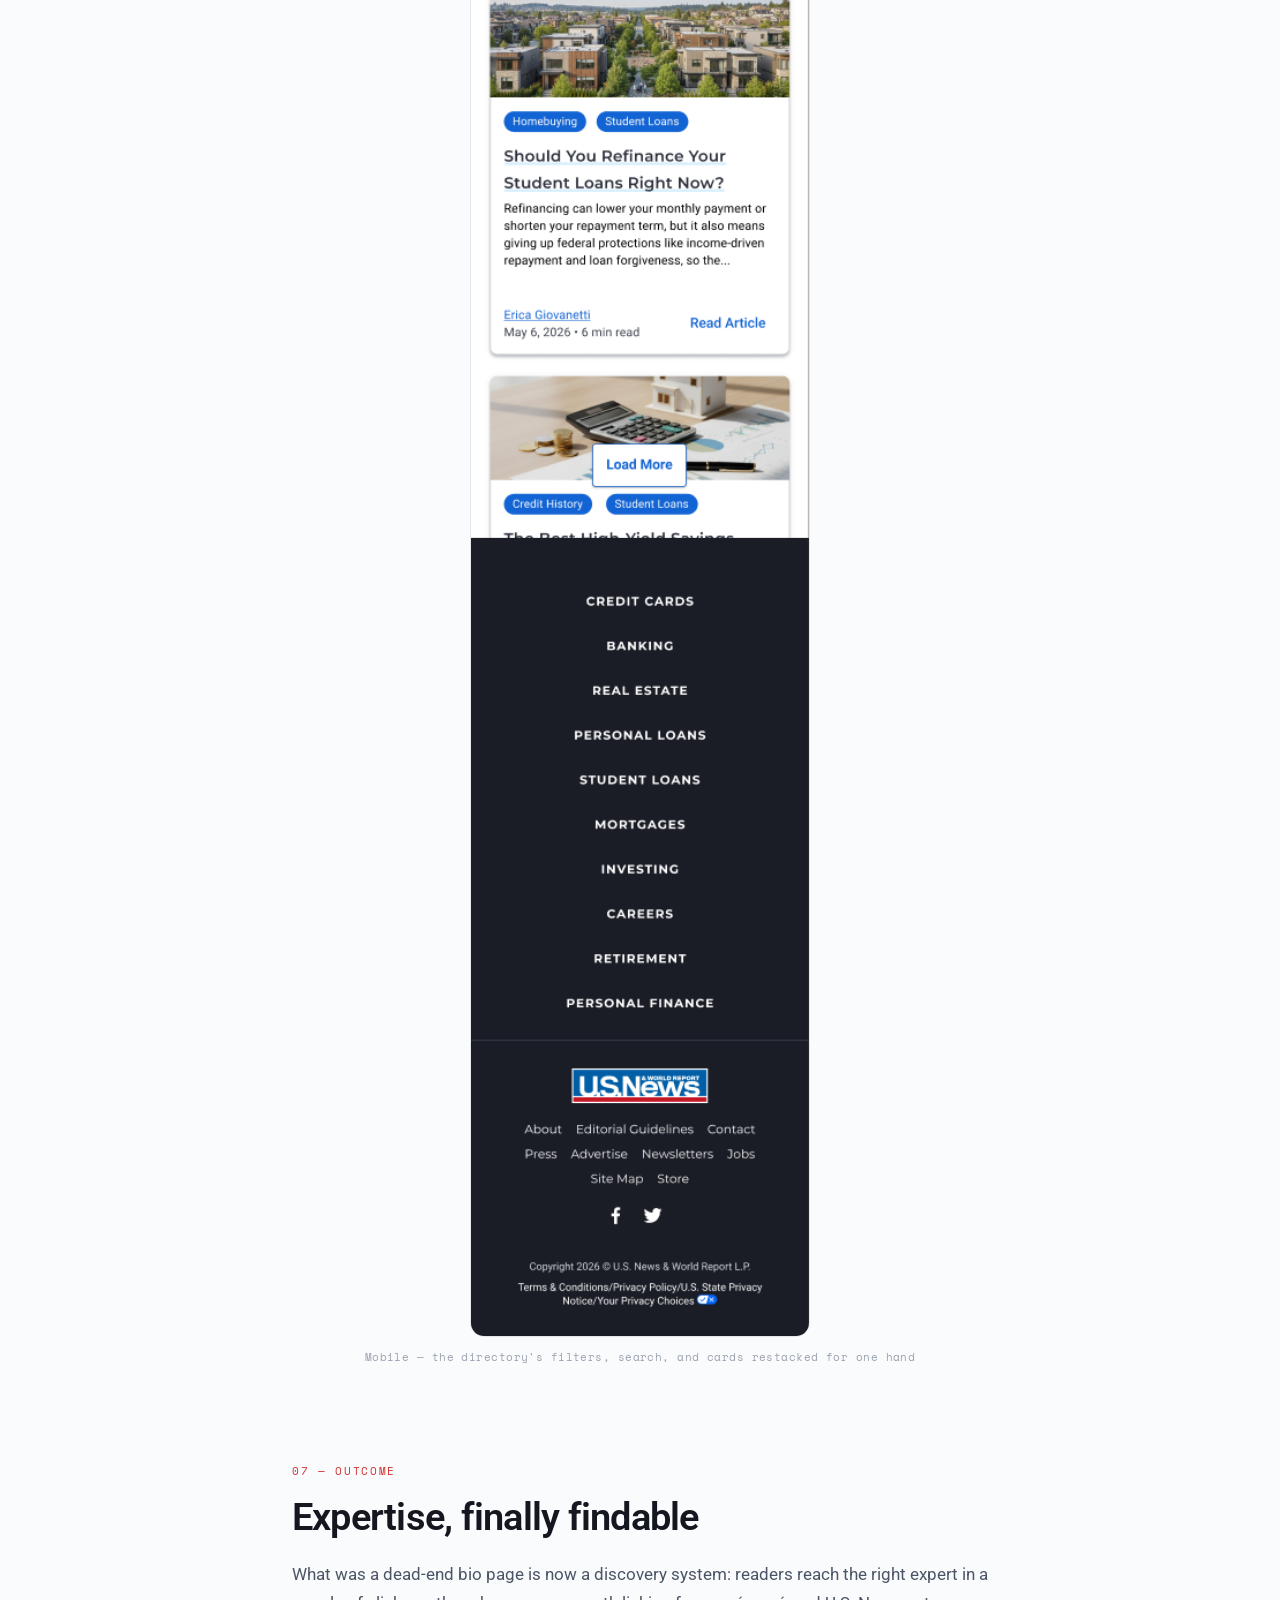
<file: usnews.html>
<!DOCTYPE html>
<html lang="en">
<head>
  <meta charset="UTF-8" />
  <meta name="viewport" content="width=device-width, initial-scale=1.0" />
  <title>U.S. News — Author Pages & Navigation · Anna Figura</title>
  <link rel="icon" type="image/x-icon" href="assets/favicon/favicon.ico" />
  <link rel="icon" type="image/png" sizes="32x32" href="assets/favicon/favicon-32x32.png" />
  <link rel="icon" type="image/png" sizes="16x16" href="assets/favicon/favicon-16x16.png" />
  <link rel="apple-touch-icon" sizes="180x180" href="assets/favicon/apple-touch-icon.png" />
  <link rel="manifest" href="assets/favicon/site.webmanifest" />
  <link rel="preconnect" href="https://fonts.googleapis.com" />
  <link rel="preconnect" href="https://fonts.gstatic.com" crossorigin />
  <link href="https://fonts.googleapis.com/css2?family=Roboto:wght@400;500;700;900&family=Space+Mono&display=swap" rel="stylesheet" />
  <link rel="stylesheet" href="project.css?v=2" />
  <link rel="stylesheet" href="usnews-theme.css" />
</head>
<body>

  <!-- Navigation -->
  <nav class="pnav" id="pnav">
    <div class="pnav__inner">
      <a href="index.html" class="pnav__back">
        <svg width="16" height="16" viewBox="0 0 16 16" fill="none"><path d="M13 8H3M7 4L3 8l4 4" stroke="currentColor" stroke-width="1.5" stroke-linecap="round" stroke-linejoin="round"/></svg>
        <span>Back to home</span>
      </a>
      <a href="mailto:anna.figura259@gmail.com" class="pnav__contact">Get in touch</a>
    </div>
  </nav>

  <!-- Hero -->
  <header class="phero">
    <div class="pcontainer">
      <div class="phero__badge reveal-up">
        <span class="phero__wordmark">U.S. News</span>
        Product Feature · UX/UI · 2026 · <em class="phero__latest">Latest work</em>
      </div>
      <h1 class="phero__title">
        <span class="reveal-word">Author Pages</span>
        <span class="phero__title-sub reveal-word delay-1">Redesign & a navigation layer that didn't exist before</span>
      </h1>
      <p class="phero__lead reveal-up delay-2">A feature project inside U.S. News & World Report: a full redesign of the author profile page plus an entirely new discovery layer — author search, article search, expertise filters, and featured articles. Built to lift author conversions and strengthen the SEO signals of every page their names appear on.</p>

      <ul class="phero__facts reveal-up delay-3">
        <li><span>Role</span>Product Designer</li>
        <li><span>Client</span>U.S. News & World Report</li>
        <li><span>Scope</span>Author profiles · Directory · Search & filters</li>
        <li><span>Type</span>B2B / B2C feature · SEO & conversion</li>
      </ul>
    </div>
  </header>

  <!-- Cover visual -->
  <section class="pcover reveal-up">
    <div class="pcontainer">
      <img src="assets/usnews-tile.png" alt="Explore U.S. News Authors & Expert Reviewers — new directory page with filters, expertise search and author cards" class="pcover__img" />
    </div>
  </section>

  <!-- Body -->
  <main class="pbody">
    <div class="pcontainer pcontainer--narrow">

      <section class="psection reveal-up">
        <span class="plabel">01 — Overview</span>
        <h2>The people behind the guidance deserved a real front door</h2>
        <p>U.S. News content is trusted because of who writes and reviews it — credentialed journalists and expert reviewers across money, insurance, real estate, health, and more. But that expertise lived on pages that undersold it. This project redesigned the author profile page and, for the first time, gave U.S. News a complete navigation layer around its authors: a directory, a search engine, and filters that connect readers to the right expert in seconds.</p>
        <p>It's a dual-audience feature. For <strong>readers (B2C)</strong>, it answers "who is telling me this, and why should I trust them?" For <strong>the business and its authors (B2B)</strong>, it turns every byline into a discoverable, crawlable, conversion-ready asset.</p>
      </section>

      <section class="psection reveal-up">
        <span class="plabel">02 — Before</span>
        <h2>One page, no way in, no way around</h2>
        <p>The existing author page was a dead end: a short bio paragraph followed by an undifferentiated list of articles. There was no navigation to it or from it — the only option was to land on the author's page and scroll. No search, no filtering, no way to discover other experts, no signal of credentials beyond prose. For a brand whose entire value is trusted expertise, the authors were effectively invisible.</p>
        <figure class="pfigure">
          <img src="assets/usnews-old.png" alt="The previous author page — a short plain bio followed by a long unfiltered list of articles" />
          <figcaption>Before — a bio paragraph and an endless article list; no search, no filters, no discovery</figcaption>
        </figure>
      </section>

      <section class="psection reveal-up">
        <span class="plabel">03 — The Redesigned Profile</span>
        <h2>A bio that reads like the rest of U.S. News</h2>
        <p>The new profile brings author pages into visual and structural consistency with other U.S. News pages: a branded hero with the author's photo, role, and expertise tags; a stat band that quantifies credibility at a glance (articles written, years of experience, readers reached, tenure at U.S. News); and structured bio sections — Highlights, Experience, Media, Education, Career — instead of one wall of text.</p>
        <p>Below the bio, <strong>recent and featured work</strong> is showcased as cards, and an "Explore U.S. News Authors" module cross-links to other experts — so an author page is no longer an exit point but a hub.</p>
        <figure class="pfigure">
          <img src="assets/usnews-profile.png" alt="Redesigned author profile — branded hero with photo and expertise tags, credibility stat band, structured bio sections, recent work cards and author cross-links" />
          <figcaption>After — branded hero, credibility stats, structured bio, featured work, and cross-discovery of other authors</figcaption>
        </figure>
      </section>

      <section class="psection reveal-up">
        <span class="plabel">04 — The New Navigation</span>
        <h2>From a single page to a discovery system</h2>
        <p>The heart of the project is navigation that simply didn't exist before. Readers now enter through <strong>"Explore U.S. News Authors & Expert Reviewers"</strong> — a directory where every path leads to the right expert:</p>
        <ul class="plist">
          <li><strong>A search engine</strong> — find authors by name, or search across their articles by title and keyword</li>
          <li><strong>Filter by expertise</strong> — Mortgages, Homebuying, Insurance, Refinancing, and more, matched to U.S. News verticals</li>
          <li><strong>Contributor-type tabs</strong> — All Contributors, Authors, Editors, Reviewers, with credential badges (Expert Author, Expert Reviewer) on every card</li>
          <li><strong>Author article search</strong> — an "All Works" page per author, filterable by keyword and expertise</li>
          <li><strong>Featured articles</strong> — authors can pin their strongest work, surfaced with a star badge at the top of their results</li>
        </ul>
        <figure class="pfigure">
          <img src="assets/usnews-directory.png" alt="The new authors directory — contributor tabs, expertise filter, search by name, and author cards with credential badges" />
          <figcaption>The directory — contributor tabs, expertise filter and name search over credentialed author cards</figcaption>
        </figure>
        <figure class="pfigure">
          <img src="assets/usnews-filter.png" alt="Expertise filter open on the directory — Mortgage, Homebuying, Insurance, Refinancing, Property Taxes" />
          <figcaption>Filtering by expertise — the taxonomy mirrors U.S. News content verticals</figcaption>
        </figure>
        <figure class="pfigure">
          <img src="assets/usnews-works.png" alt="All Works by an author — search by author and keyword, expertise filter, and a starred featured article at the top of the list" />
          <figcaption>Article search per author — keyword and expertise filters, with the author's featured article starred on top</figcaption>
        </figure>
      </section>

      <section class="psection reveal-up">
        <span class="plabel">05 — Why It Matters</span>
        <h2>Conversion and SEO, by design</h2>
        <p>This isn't cosmetic — it's infrastructure for trust. Search engines increasingly reward demonstrated expertise and authoritativeness, and author pages are exactly where those signals live. Structured bios, credential badges, expertise taxonomies, and dense internal linking between authors and articles give crawlers what prose never could — lifting the SEO of the author pages <em>and</em> of every article that links back to them.</p>
        <p>On the conversion side, readers who can verify an expert's credentials convert on that expert's guidance at a higher rate — and authors with a professional, searchable presence bring partnerships, media appearances, and audience back to U.S. News. One feature, compounding in both directions.</p>
        <div class="pstats">
          <div class="pstat"><strong>5</strong><span>new discovery paths — name search, article search, expertise filter, contributor tabs, featured articles — where before there was one static page</span></div>
          <div class="pstat"><strong>E-E-A-T</strong><span>structured credentials and internal linking feed the expertise signals search engines rank on</span></div>
          <div class="pstat"><strong>B2B + B2C</strong><span>readers verify trust faster; authors and the business gain a conversion-ready presence</span></div>
        </div>
      </section>

      <section class="psection reveal-up">
        <span class="plabel">06 — Responsive</span>
        <h2>Every breakpoint, same system</h2>
        <p>The full flow — directory, filters, profile, and article search — was designed across desktop, tablet, and mobile, keeping the credential badges, stat band, and search controls fully usable at 390px wide.</p>
        <figure class="pfigure pfigure--phone">
          <img src="assets/usnews-mobile.png" alt="Mobile version of the authors directory — filters, search and author cards adapted to a 390px viewport" />
          <figcaption>Mobile — the directory's filters, search, and cards restacked for one hand</figcaption>
        </figure>
      </section>

      <section class="psection reveal-up">
        <span class="plabel">07 — Outcome</span>
        <h2>Expertise, finally findable</h2>
        <p>What was a dead-end bio page is now a discovery system: readers reach the right expert in a couple of clicks, authors have a page worth linking from a résumé, and U.S. News gets a compounding SEO and conversion asset built on the credibility it already had. The most important feature projects are often the ones that make existing value visible — this is one of them.</p>
      </section>

      <!-- Footer nav -->
      <div class="pfooter-nav reveal-up">
        <a href="index.html" class="pfooter-nav__back">
          <svg width="18" height="18" viewBox="0 0 16 16" fill="none"><path d="M13 8H3M7 4L3 8l4 4" stroke="currentColor" stroke-width="1.5" stroke-linecap="round" stroke-linejoin="round"/></svg>
          Back to home
        </a>
        <a href="mailto:anna.figura259@gmail.com" class="pfooter-nav__cta">Let's work together →</a>
      </div>

    </div>
  </main>

  <script>
    const io = new IntersectionObserver((entries) => {
      entries.forEach(e => { if (e.isIntersecting) { e.target.classList.add('visible'); io.unobserve(e.target); } });
    }, { threshold: 0.12, rootMargin: '0px 0px -40px 0px' });
    document.querySelectorAll('.reveal-up, .reveal-word').forEach(el => {
      if (el.closest('.phero')) { el.classList.add('visible'); } else { io.observe(el); }
    });

    window.addEventListener('scroll', () => {
      document.getElementById('pnav').classList.toggle('scrolled', window.scrollY > 20);
    }, { passive: true });
  </script>
</body>
</html>
</file>
<file: style.css>
/* ─── Reset & Base ─────────────────────────────────────────────────── */
*, *::before, *::after { box-sizing: border-box; margin: 0; padding: 0; }

:root {
  --bg: #0a0a0a;
  --bg-2: #111111;
  --bg-3: #1a1a1a;
  --text: #f0ede8;
  --text-muted: #888580;
  --text-dim: #444240;
  --accent: #c8b89a;
  --accent-dim: rgba(200, 184, 154, 0.12);
  --border: rgba(255,255,255,0.07);
  --radius: 12px;
  --nav-h: 72px;
  --font: 'Space Grotesk', sans-serif;
  --font-mono: 'Space Mono', monospace;
}

html {
  scroll-behavior: smooth;
  overflow-x: hidden;
  width: 100%;
}

body {
  background: var(--bg);
  color: var(--text);
  font-family: var(--font);
  font-size: 16px;
  line-height: 1.6;
  overflow-x: hidden;
  width: 100%;
  max-width: 100%;
  cursor: none;
}

a { color: inherit; text-decoration: none; }
img { display: block; max-width: 100%; }

/* ─── Scrollbar ────────────────────────────────────────────────────── */
::-webkit-scrollbar { width: 3px; }
::-webkit-scrollbar-track { background: var(--bg); }
::-webkit-scrollbar-thumb { background: var(--text-dim); border-radius: 2px; }

/* ─── Custom Cursor ────────────────────────────────────────────────── */
.cursor {
  position: fixed;
  width: 8px; height: 8px;
  background: var(--text);
  border-radius: 50%;
  pointer-events: none;
  z-index: 9999;
  transform: translate(-50%, -50%);
  transition: width 0.2s, height 0.2s, background 0.2s;
  mix-blend-mode: difference;
}
.cursor-follower {
  position: fixed;
  width: 36px; height: 36px;
  border: 1px solid rgba(240,237,232,0.3);
  border-radius: 50%;
  pointer-events: none;
  z-index: 9998;
  transform: translate(-50%, -50%);
  transition: transform 0.12s ease, width 0.3s, height 0.3s, opacity 0.3s;
}
body:has(a:hover) .cursor,
body:has(button:hover) .cursor { width: 14px; height: 14px; }
body:has(a:hover) .cursor-follower,
body:has(button:hover) .cursor-follower { width: 56px; height: 56px; opacity: 0.6; }

/* ─── Container ────────────────────────────────────────────────────── */
.container {
  max-width: 1200px;
  margin: 0 auto;
  padding: 0 32px;
}

/* ─── Navigation ───────────────────────────────────────────────────── */
.nav {
  position: fixed;
  top: 0; left: 0; right: 0;
  z-index: 100;
  height: var(--nav-h);
  transition: background 0.4s, backdrop-filter 0.4s;
}
.nav.scrolled {
  background: rgba(10,10,10,0.85);
  backdrop-filter: blur(20px);
  border-bottom: 1px solid var(--border);
}
.nav__inner {
  max-width: 1200px;
  margin: 0 auto;
  padding: 0 32px;
  height: 100%;
  display: flex;
  align-items: center;
  justify-content: space-between;
}
.nav__logo {
  display: flex;
  align-items: center;
  opacity: 1;
  transition: opacity 0.2s;
}
.nav__logo:hover { opacity: 0.7; }
.nav__logo-img {
  height: 28px;
  width: auto;
}
.nav__links {
  list-style: none;
  display: flex;
  gap: 40px;
}
.nav__link {
  font-size: 14px;
  font-weight: 400;
  color: var(--text-muted);
  letter-spacing: 0.03em;
  transition: color 0.2s;
  position: relative;
}
.nav__link::after {
  content: '';
  position: absolute;
  bottom: -2px; left: 0;
  width: 0; height: 1px;
  background: var(--accent);
  transition: width 0.3s ease;
}
.nav__link:hover { color: var(--text); }
.nav__link:hover::after { width: 100%; }

.nav__menu-toggle {
  display: none;
  flex-direction: column;
  gap: 5px;
  background: none;
  border: none;
  cursor: none;
  padding: 4px;
}
.nav__menu-toggle span {
  display: block;
  width: 22px; height: 1.5px;
  background: var(--text);
  transition: transform 0.3s, opacity 0.3s;
}
.nav__menu-toggle.open span:first-child { transform: translateY(6.5px) rotate(45deg); }
.nav__menu-toggle.open span:last-child  { transform: translateY(-6.5px) rotate(-45deg); }

.nav__mobile {
  display: none;
  flex-direction: column;
  gap: 0;
  background: rgba(10,10,10,0.97);
  backdrop-filter: blur(20px);
  border-top: 1px solid var(--border);
  overflow: hidden;
  max-height: 0;
  transition: max-height 0.4s ease;
}
.nav__mobile.open { max-height: 300px; }
.nav__mobile-link {
  padding: 18px 32px;
  font-size: 18px;
  font-weight: 500;
  color: var(--text-muted);
  border-bottom: 1px solid var(--border);
  transition: color 0.2s, padding-left 0.3s;
}
.nav__mobile-link:hover { color: var(--text); padding-left: 40px; }

/* ─── Section Commons ──────────────────────────────────────────────── */
.section-label {
  display: inline-block;
  font-family: var(--font-mono);
  font-size: 11px;
  letter-spacing: 0.15em;
  text-transform: uppercase;
  color: var(--accent);
  margin-bottom: 12px;
}
.section-title {
  font-size: clamp(36px, 5vw, 56px);
  font-weight: 600;
  line-height: 1.1;
  letter-spacing: -0.02em;
  color: var(--text);
}
.section-header {
  margin-bottom: 60px;
}

/* ─── Reveal Animations ────────────────────────────────────────────── */
.reveal-up {
  opacity: 0;
  transform: translateY(40px);
  transition: opacity 0.8s cubic-bezier(0.16,1,0.3,1), transform 0.8s cubic-bezier(0.16,1,0.3,1);
}
.reveal-up.visible { opacity: 1; transform: translateY(0); }

.reveal-word {
  display: inline-block;
  opacity: 0;
  transform: translateY(60px);
  transition: opacity 0.9s cubic-bezier(0.16,1,0.3,1), transform 0.9s cubic-bezier(0.16,1,0.3,1);
}
.reveal-word.visible { opacity: 1; transform: translateY(0); }

.reveal-card {
  opacity: 0;
  transform: translateY(50px);
  transition: opacity 0.8s cubic-bezier(0.16,1,0.3,1), transform 0.8s cubic-bezier(0.16,1,0.3,1);
}
.reveal-card.visible { opacity: 1; transform: translateY(0); }

.delay-1 { transition-delay: 0.1s; }
.delay-2 { transition-delay: 0.2s; }
.delay-3 { transition-delay: 0.3s; }
.delay-4 { transition-delay: 0.4s; }
.delay-5 { transition-delay: 0.5s; }

/* ─── Hero ─────────────────────────────────────────────────────────── */
.hero {
  min-height: 100dvh;
  display: flex;
  flex-direction: column;
  justify-content: center;
  padding: calc(var(--nav-h) + 60px) 0 120px;
  position: relative;
}

/* Subtle grid background */
.hero::before {
  content: '';
  position: absolute;
  inset: 0;
  background-image:
    linear-gradient(rgba(255,255,255,0.025) 1px, transparent 1px),
    linear-gradient(90deg, rgba(255,255,255,0.025) 1px, transparent 1px);
  background-size: 80px 80px;
  mask-image: radial-gradient(ellipse at 50% 40%, black 30%, transparent 80%);
  pointer-events: none;
}

.hero__inner {
  max-width: 1200px;
  margin: 0 auto;
  padding: 0 32px 0 12px;
}

.hero__ticker {
  overflow: hidden;
  border-top: 1px solid var(--border);
  border-bottom: 1px solid var(--border);
  padding: 10px 0;
  margin-bottom: 48px;
  mask-image: linear-gradient(to right, transparent 0%, black 8%, black 92%, transparent 100%);
}
.hero__ticker-track {
  display: flex;
  gap: 0;
  width: max-content;
  animation: ticker 22s linear infinite;
}
.hero__ticker-track:hover { animation-play-state: paused; }
@keyframes ticker {
  from { transform: translateX(0); }
  to   { transform: translateX(-50%); }
}
.hero__ticker-item {
  display: inline-flex;
  align-items: center;
  font-family: var(--font-mono);
  font-size: 11px;
  letter-spacing: 0.14em;
  text-transform: uppercase;
  color: var(--text-muted);
  padding: 0 28px;
  white-space: nowrap;
}
.hero__ticker-sep {
  font-family: var(--font-mono);
  font-size: 14px;
  color: var(--text-dim);
  flex-shrink: 0;
}
.hero__dot {
  width: 6px; height: 6px;
  background: #4ade80;
  border-radius: 50%;
  animation: pulse 2.5s ease infinite;
}
@keyframes pulse {
  0%, 100% { opacity: 1; }
  50% { opacity: 0.3; }
}

.hero__title {
  font-size: clamp(60px, 11vw, 158px);
  font-weight: 700;
  line-height: 0.95;
  letter-spacing: -0.04em;
  margin-bottom: 48px;
  overflow: hidden;
}
.hero__line {
  overflow: hidden;
  display: block;
  margin-bottom: 4px;
}
.hero__line--sub {
  display: flex;
  gap: 0.25em;
  flex-wrap: wrap;
}
.hero__accent { color: var(--accent); }

.hero__meta {
  display: flex;
  align-items: center;
  gap: 48px;
  flex-wrap: wrap;
}
.hero__desc {
  font-size: 16px;
  color: var(--text-muted);
  max-width: 360px;
  line-height: 1.7;
}
.hero__cta {
  display: inline-flex;
  align-items: center;
  gap: 10px;
  font-size: 15px;
  font-weight: 500;
  color: var(--text);
  border: 1px solid var(--border);
  padding: 14px 24px;
  border-radius: 100px;
  transition: background 0.3s, border-color 0.3s, gap 0.3s;
  white-space: nowrap;
}
.hero__cta:hover {
  background: var(--accent-dim);
  border-color: var(--accent);
  gap: 16px;
}

.hero__scroll {
  position: absolute;
  bottom: 40px;
  left: 50%;
  transform: translateX(-50%);
  display: flex;
  flex-direction: column;
  align-items: center;
  gap: 10px;
  font-family: var(--font-mono);
  font-size: 10px;
  letter-spacing: 0.15em;
  text-transform: uppercase;
  color: var(--text-dim);
}
.hero__scroll-line {
  width: 1px;
  height: 40px;
  background: linear-gradient(to bottom, var(--text-dim), transparent);
  animation: scrollLine 2s ease infinite;
}
@keyframes scrollLine {
  0% { transform: scaleY(0); transform-origin: top; }
  50% { transform: scaleY(1); transform-origin: top; }
  51% { transform: scaleY(1); transform-origin: bottom; }
  100% { transform: scaleY(0); transform-origin: bottom; }
}

/* ─── Works ────────────────────────────────────────────────────────── */
.works {
  padding: 120px 0;
}

.works__grid {
  display: grid;
  grid-template-columns: repeat(12, 1fr);
  gap: 16px;
}

.work-card { grid-column: span 4; }
.work-card--large { grid-column: span 8; }
.work-card--wide { grid-column: span 8; }

/* stagger reveal */
.work-card[data-index="0"] { transition-delay: 0s; }
.work-card[data-index="1"] { transition-delay: 0.1s; }
.work-card[data-index="2"] { transition-delay: 0.2s; }
.work-card[data-index="3"] { transition-delay: 0s; }
.work-card[data-index="4"] { transition-delay: 0.1s; }
.work-card[data-index="5"] { transition-delay: 0.1s; }
.work-card[data-index="6"] { transition-delay: 0.1s; }
.work-card[data-index="7"] { transition-delay: 0.2s; }

.work-card__link {
  display: block;
  border: 1px solid var(--border);
  border-radius: var(--radius);
  overflow: hidden;
  background: var(--bg-2);
  transition: border-color 0.3s, transform 0.4s cubic-bezier(0.16,1,0.3,1);
}
.work-card__link:hover { border-color: rgba(255,255,255,0.15); transform: translateY(-6px); }

.work-card__image {
  position: relative;
  aspect-ratio: 16/9;
  overflow: hidden;
}
.work-card--large .work-card__image { aspect-ratio: 16/9; }

.work-card__placeholder {
  width: 100%; height: 100%;
  background: var(--bg);
  background: radial-gradient(ellipse at 50% 80%, var(--bg-3), var(--bg));
  display: flex;
  align-items: center;
  justify-content: center;
  font-size: 13px;
  font-family: var(--font-mono);
  color: var(--text-dim);
  letter-spacing: 0.1em;
  transition: transform 0.6s cubic-bezier(0.16,1,0.3,1);
}
.work-card__link:hover .work-card__placeholder { transform: scale(1.04); }

/* PlayJoy tile artwork */
.work-card__playjoy {
  position: relative;
  width: 100%; height: 100%;
  background:
    radial-gradient(ellipse 90% 80% at 75% 20%, rgba(88, 21, 134, 0.8), transparent 70%),
    radial-gradient(ellipse 70% 60% at 15% 90%, rgba(27, 2, 132, 0.7), transparent 65%),
    #12001d;
  overflow: hidden;
  transition: transform 0.6s cubic-bezier(0.16,1,0.3,1);
}
.work-card__link:hover .work-card__playjoy { transform: scale(1.04); }
.work-card__playjoy-logo {
  position: absolute;
  top: 24px; left: 28px;
  height: 26px;
  width: auto;
}
.work-card__playjoy-pad {
  position: absolute;
  right: 4%; bottom: -18%;
  height: 105%;
  width: auto;
  filter: drop-shadow(0 20px 40px rgba(161, 0, 255, 0.35));
}

/* US News tile artwork */
.work-card__usnews {
  position: relative;
  width: 100%; height: 100%;
  background: #14204f;
  overflow: hidden;
  display: flex;
  align-items: center;
  justify-content: center;
  transition: transform 0.6s cubic-bezier(0.16,1,0.3,1);
}
.work-card__link:hover .work-card__usnews { transform: scale(1.04); }
.work-card__usnews-blob {
  position: absolute;
  border-radius: 50%;
  background: #1b2a6b;
}
.work-card__usnews-blob--tr { width: 60%; padding-top: 60%; top: -32%; right: -16%; }
.work-card__usnews-blob--bl { width: 42%; padding-top: 42%; bottom: -24%; left: -14%; }
.work-card__usnews-center {
  position: relative;
  display: flex;
  flex-direction: column;
  align-items: center;
  gap: 14px;
  text-align: center;
  padding: 0 24px;
}
.work-card__usnews-logo {
  height: 42px;
  width: auto;
  border-radius: 4px;
}
.work-card__usnews-title {
  font-family: 'Roboto', var(--font), sans-serif;
  font-size: clamp(24px, 2.6vw, 34px);
  font-weight: 900;
  line-height: 1.15;
  letter-spacing: -0.01em;
  color: #ffffff;
}
.work-card__usnews-tag {
  font-family: var(--font-mono);
  font-size: 10px;
  letter-spacing: 0.12em;
  text-transform: uppercase;
  color: #8ea2d8;
}

/* Shift tile artwork */
.work-card__shift {
  position: relative;
  width: 100%; height: 100%;
  background: #0e0e12;
  overflow: hidden;
  display: flex;
  align-items: center;
  justify-content: center;
  transition: transform 0.6s cubic-bezier(0.16,1,0.3,1);
}
.work-card__link:hover .work-card__shift { transform: scale(1.04); }
.work-card__shift-blob {
  position: absolute;
  border-radius: 50%;
  filter: blur(2px);
}
.work-card__shift-blob--tr {
  width: 58%; padding-top: 58%;
  top: -30%; right: -15%;
  background: radial-gradient(circle, rgba(46, 155, 255, 0.16), transparent 70%);
}
.work-card__shift-blob--bl {
  width: 44%; padding-top: 44%;
  bottom: -22%; left: -12%;
  background: radial-gradient(circle, rgba(255, 46, 196, 0.13), transparent 70%);
}
.work-card__shift-center {
  position: relative;
  display: flex;
  flex-direction: column;
  align-items: center;
  gap: 12px;
  text-align: center;
  padding: 0 24px;
}
.work-card__shift-logo {
  width: 58px; height: 58px;
  border-radius: 14px;
  border: 1px solid rgba(255,255,255,0.12);
}
.work-card__shift-word {
  font-family: var(--font);
  font-size: 26px;
  font-weight: 700;
  letter-spacing: 0.22em;
  text-indent: 0.22em;
  color: #ffffff;
}
.work-card__shift-tag {
  font-family: var(--font-mono);
  font-size: 10px;
  letter-spacing: 0.12em;
  text-transform: uppercase;
  background: linear-gradient(90deg, #2e9bff, #ff2ec4);
  -webkit-background-clip: text;
  background-clip: text;
  color: transparent;
}

/* Latest badge */
.work-card__badge {
  position: absolute;
  top: 16px; left: 16px;
  z-index: 2;
  font-family: var(--font-mono);
  font-size: 10px;
  font-weight: 700;
  letter-spacing: 0.14em;
  text-transform: uppercase;
  color: #0a0a0a;
  background: var(--accent);
  padding: 6px 12px;
  border-radius: 100px;
}

/* Work card real image */
.work-card__img {
  width: 100%; height: 100%;
  object-fit: cover;
  transition: transform 0.6s cubic-bezier(0.16,1,0.3,1);
}
.work-card__link:hover .work-card__img { transform: scale(1.04); }

.work-card__overlay {
  position: absolute;
  inset: 0;
  display: flex;
  align-items: flex-start;
  justify-content: flex-end;
  padding: 16px;
  opacity: 0;
  transition: opacity 0.3s;
}
.work-card__overlay svg { color: var(--text); }
.work-card__link:hover .work-card__overlay { opacity: 1; }

.work-card__info { padding: 20px 24px 24px; }
.work-card__meta {
  display: flex;
  flex-wrap: wrap;
  gap: 6px;
  margin-bottom: 10px;
}
.work-card__tag {
  font-family: var(--font-mono);
  font-size: 10px;
  letter-spacing: 0.1em;
  text-transform: uppercase;
  color: var(--text-muted);
  border: 1px solid var(--border);
  padding: 3px 8px;
  border-radius: 4px;
}
.work-card__title {
  font-size: 18px;
  font-weight: 600;
  letter-spacing: -0.02em;
  margin-bottom: 6px;
  color: var(--text);
}
.work-card__desc {
  font-size: 13px;
  color: var(--text-muted);
  line-height: 1.6;
}

/* ─── About ────────────────────────────────────────────────────────── */
.about {
  padding: 100px 0;
  border-top: 1px solid var(--border);
  border-bottom: 1px solid var(--border);
}
.about__inner {
  display: grid;
  grid-template-columns: 1fr 1fr;
  gap: 80px;
  align-items: center;
}
.about__body {
  font-size: 18px;
  color: var(--text-muted);
  line-height: 1.8;
  margin-top: 16px;
}
.about__links {
  display: flex;
  flex-direction: column;
  gap: 20px;
}
.about__link {
  font-size: 20px;
  font-weight: 500;
  color: var(--text-muted);
  border-bottom: 1px solid var(--border);
  padding-bottom: 20px;
  transition: color 0.2s, padding-left 0.3s;
}
.about__link:last-child { border-bottom: none; padding-bottom: 0; }
.about__link:hover { color: var(--text); padding-left: 8px; }

/* ─── How I use AI ─────────────────────────────────────────────────── */
.ai { padding: 120px 0 0; }
.ai__sub {
  font-size: 16px;
  color: var(--text-muted);
  line-height: 1.7;
  max-width: 560px;
  margin-top: 20px;
}
.ai__grid {
  display: grid;
  grid-template-columns: repeat(3, 1fr);
  gap: 16px;
}
.ai-box {
  border: 1px solid var(--border);
  border-radius: var(--radius);
  background: var(--bg-2);
  padding: 28px;
  transition: border-color 0.3s, transform 0.4s cubic-bezier(0.16,1,0.3,1),
              opacity 0.8s cubic-bezier(0.16,1,0.3,1);
}
.ai-box:hover {
  border-color: rgba(255,255,255,0.15);
  transform: translateY(-4px);
}
.ai-box[data-index="1"], .ai-box[data-index="4"] { transition-delay: 0.1s; }
.ai-box[data-index="2"], .ai-box[data-index="5"] { transition-delay: 0.2s; }
.ai-box:hover { transition-delay: 0s; }
.ai-box__title {
  font-size: 17px;
  font-weight: 600;
  letter-spacing: -0.01em;
  margin-bottom: 10px;
  color: var(--text);
}
.ai-box__desc {
  font-size: 13.5px;
  color: var(--text-muted);
  line-height: 1.65;
}

.ai__ticker {
  overflow: hidden;
  border-top: 1px solid var(--border);
  border-bottom: 1px solid var(--border);
  padding: 22px 0;
  margin-top: 80px;
  mask-image: linear-gradient(to right, transparent 0%, black 8%, black 92%, transparent 100%);
}
.ai__ticker-track {
  display: flex;
  width: max-content;
  animation: ticker 30s linear infinite;
}
.ai__ticker:hover .ai__ticker-track { animation-play-state: paused; }
.ai-tool {
  display: inline-flex;
  align-items: center;
  gap: 12px;
  padding: 0 36px;
  font-size: 15px;
  font-weight: 500;
  color: var(--text-muted);
  white-space: nowrap;
}
.ai-tool img {
  width: 22px;
  height: 22px;
  opacity: 0.85;
}
.ai-tool__mono {
  width: 22px; height: 22px;
  border: 1px solid var(--text-dim);
  border-radius: 6px;
  display: inline-flex;
  align-items: center;
  justify-content: center;
  font-size: 11px;
  font-weight: 700;
  color: var(--text-muted);
}

/* ─── Blog ─────────────────────────────────────────────────────────── */
.blog { padding: 120px 0; }

.blog__list {
  display: flex;
  flex-direction: column;
  gap: 0;
}
.blog-item {
  border-top: 1px solid var(--border);
}
.blog-item:last-child { border-bottom: 1px solid var(--border); }

/* stagger for blog items */
.blog-item[data-index="0"] { transition-delay: 0s; }
.blog-item[data-index="1"] { transition-delay: 0.08s; }
.blog-item[data-index="2"] { transition-delay: 0.16s; }
.blog-item[data-index="3"] { transition-delay: 0.24s; }

.blog-item__link { display: block; padding: 28px 0; }
.blog-item__inner {
  display: flex;
  align-items: center;
  justify-content: space-between;
  gap: 24px;
  transition: padding-left 0.3s ease;
}
.blog-item__link:hover .blog-item__inner { padding-left: 12px; }

.blog-item__left {
  display: flex;
  align-items: flex-start;
  gap: 28px;
}
.blog-item__num {
  font-family: var(--font-mono);
  font-size: 12px;
  color: var(--text-dim);
  padding-top: 4px;
  min-width: 28px;
}
.blog-item__title {
  font-size: 18px;
  font-weight: 500;
  letter-spacing: -0.01em;
  margin-bottom: 4px;
  transition: color 0.2s;
}
.blog-item__link:hover .blog-item__title { color: var(--accent); }
.blog-item__desc {
  font-size: 13px;
  color: var(--text-muted);
  line-height: 1.6;
}
.blog-item__right {
  display: flex;
  align-items: center;
  gap: 16px;
  flex-shrink: 0;
}
.blog-item__tag {
  font-family: var(--font-mono);
  font-size: 10px;
  letter-spacing: 0.1em;
  text-transform: uppercase;
  color: var(--text-muted);
  border: 1px solid var(--border);
  padding: 4px 10px;
  border-radius: 4px;
}
.blog-item__arrow {
  color: var(--text-dim);
  transition: transform 0.3s, color 0.3s;
  flex-shrink: 0;
}
.blog-item__link:hover .blog-item__arrow {
  transform: translateX(4px);
  color: var(--accent);
}

/* ─── Contact ──────────────────────────────────────────────────────── */
.contact {
  padding: 120px 0;
  text-align: center;
  position: relative;
  overflow: hidden;
}
.contact::before {
  content: '';
  position: absolute;
  top: 50%;
  left: 50%;
  transform: translate(-50%, -50%);
  width: 600px; height: 600px;
  background: radial-gradient(circle, rgba(200,184,154,0.06) 0%, transparent 70%);
  pointer-events: none;
}
.contact__inner { position: relative; }
.contact__title {
  font-size: clamp(40px, 6vw, 80px);
  font-weight: 700;
  letter-spacing: -0.03em;
  margin-bottom: 16px;
  margin-top: 12px;
}
.contact__sub {
  font-size: 16px;
  color: var(--text-muted);
  margin-bottom: 48px;
}
.contact__cta {
  display: inline-flex;
  align-items: center;
  gap: 12px;
  font-size: 20px;
  font-weight: 500;
  color: var(--text);
  border-bottom: 1px solid var(--border);
  padding-bottom: 8px;
  transition: color 0.3s, border-color 0.3s, gap 0.3s;
}
.contact__cta:hover { color: var(--accent); border-color: var(--accent); gap: 20px; }

/* ─── Footer ───────────────────────────────────────────────────────── */
.footer {
  border-top: 1px solid var(--border);
  padding: 32px 0;
}
.footer__inner {
  display: flex;
  align-items: center;
  justify-content: space-between;
}
.footer__copy {
  font-family: var(--font-mono);
  font-size: 12px;
  color: var(--text-dim);
  letter-spacing: 0.05em;
}
.footer__socials { display: flex; gap: 28px; }
.footer__social {
  font-size: 13px;
  color: var(--text-muted);
  transition: color 0.2s;
}
.footer__social:hover { color: var(--text); }

/* ─── Responsive ───────────────────────────────────────────────────── */
@media (max-width: 1024px) {
  .work-card { grid-column: span 6; }
  .work-card--large { grid-column: span 12; }
  .work-card--wide { grid-column: span 12; }

  .ai__grid { grid-template-columns: repeat(2, 1fr); }
  .ai-box { padding: 24px; }
}

@media (max-width: 768px) {
  :root { --nav-h: 60px; }
  .container { padding: 0 20px; }

  body { cursor: auto; }
  .cursor, .cursor-follower { display: none; }

  .nav__links { display: none; }
  .nav__menu-toggle { display: flex; }
  .nav__mobile { display: flex; }

  .hero__title { font-size: clamp(52px, 13vw, 80px); }
  .hero__meta { flex-direction: column; align-items: flex-start; gap: 24px; }

  .works { padding: 80px 0; }
  .works__grid { grid-template-columns: 1fr; gap: 12px; }
  .work-card,
  .work-card--large,
  .work-card--wide { grid-column: span 1; }

  .about__inner { grid-template-columns: 1fr; gap: 40px; }
  .about__body { font-size: 16px; }

  .blog { padding: 80px 0; }
  .blog-item__right { display: none; }
  .blog-item__title { font-size: 16px; }

  .ai { padding: 80px 0 0; }
  .ai__ticker { margin-top: 56px; padding: 16px 0; }
  .ai-tool { padding: 0 24px; font-size: 14px; }

  .contact { padding: 80px 0; }
  .contact__cta { font-size: 16px; }

  .footer__inner { flex-direction: column; gap: 20px; text-align: center; }
  .footer__socials { justify-content: center; }

  .section-header { margin-bottom: 40px; }
}

@media (max-width: 640px) {
  .ai__grid { grid-template-columns: 1fr; gap: 12px; }
  .ai-box { padding: 22px; }
  .ai-box[data-index] { transition-delay: 0s; }
}

@media (max-width: 480px) {
  .hero__tag { font-size: 10px; }
  .works__grid { gap: 10px; }
  .blog-item__left { gap: 16px; }
}
</file>
<file: project.css>
/* ─── Cura project page — light theme ─────────────────────────────── */
*, *::before, *::after { box-sizing: border-box; margin: 0; padding: 0; }

:root {
  --p-bg: #f6f5f2;
  --p-surface: #ffffff;
  --p-text: #14181a;
  --p-muted: #6b6f6d;
  --p-dim: #a5a8a4;
  --p-green-deep: #10261f;
  --p-green: #1f7a5c;
  --p-orange: #f5a623;
  --p-border: rgba(20, 24, 26, 0.1);
  --font: 'Space Grotesk', sans-serif;
  --font-mono: 'Space Mono', monospace;
}

html {
  scroll-behavior: smooth;
  overflow-x: hidden;
  width: 100%;
}

body {
  background: var(--p-bg);
  color: var(--p-text);
  font-family: var(--font);
  font-size: 17px;
  line-height: 1.7;
  overflow-x: hidden;
  width: 100%;
  max-width: 100%;
}

a { color: inherit; text-decoration: none; }

.pcontainer { max-width: 1100px; margin: 0 auto; padding: 0 32px; }
.pcontainer--narrow { max-width: 760px; }

/* ─── Reveal ───────────────────────────────────────────────────────── */
.reveal-up {
  opacity: 0;
  transform: translateY(36px);
  transition: opacity 0.8s cubic-bezier(0.16,1,0.3,1), transform 0.8s cubic-bezier(0.16,1,0.3,1);
}
.reveal-up.visible { opacity: 1; transform: translateY(0); }
.reveal-word {
  display: block;
  opacity: 0;
  transform: translateY(50px);
  transition: opacity 0.9s cubic-bezier(0.16,1,0.3,1), transform 0.9s cubic-bezier(0.16,1,0.3,1);
}
.reveal-word.visible { opacity: 1; transform: translateY(0); }
.delay-1 { transition-delay: 0.1s; }
.delay-2 { transition-delay: 0.2s; }
.delay-3 { transition-delay: 0.3s; }

/* ─── Nav ──────────────────────────────────────────────────────────── */
.pnav {
  position: fixed;
  top: 0; left: 0; right: 0;
  z-index: 100;
  transition: background 0.4s, box-shadow 0.4s;
}
.pnav.scrolled {
  background: rgba(246,245,242,0.9);
  backdrop-filter: blur(16px);
  box-shadow: 0 1px 0 var(--p-border);
}
.pnav__inner {
  max-width: 1100px;
  margin: 0 auto;
  padding: 0 32px;
  height: 68px;
  display: flex;
  align-items: center;
  justify-content: space-between;
}
.pnav__back {
  display: inline-flex;
  align-items: center;
  gap: 10px;
  font-size: 14px;
  font-weight: 500;
  color: var(--p-muted);
  transition: color 0.2s, gap 0.25s;
}
.pnav__back:hover { color: var(--p-text); gap: 14px; }
.pnav__contact {
  font-size: 14px;
  font-weight: 500;
  color: var(--p-text);
  border: 1px solid var(--p-border);
  padding: 9px 18px;
  border-radius: 100px;
  transition: background 0.25s, border-color 0.25s, color 0.25s;
}
.pnav__contact:hover { background: var(--p-green-deep); border-color: var(--p-green-deep); color: #fff; }

/* ─── Hero ─────────────────────────────────────────────────────────── */
.phero { padding: 160px 0 56px; }
.phero__badge {
  display: inline-flex;
  align-items: center;
  gap: 12px;
  font-family: var(--font-mono);
  font-size: 11px;
  letter-spacing: 0.12em;
  text-transform: uppercase;
  color: var(--p-muted);
  margin-bottom: 32px;
}
.phero__logo {
  width: 34px; height: 34px;
  border-radius: 9px;
  display: block;
}
.phero__title {
  font-size: clamp(56px, 9vw, 110px);
  font-weight: 700;
  line-height: 1;
  letter-spacing: -0.04em;
  margin-bottom: 28px;
  overflow: hidden;
}
.phero__title-sub {
  font-size: clamp(22px, 3vw, 34px);
  font-weight: 500;
  letter-spacing: -0.02em;
  color: var(--p-green);
  margin-top: 12px;
}
.phero__lead {
  font-size: 19px;
  color: var(--p-muted);
  max-width: 620px;
  margin-bottom: 48px;
}
.phero__facts {
  list-style: none;
  display: grid;
  grid-template-columns: repeat(4, 1fr);
  gap: 24px;
  border-top: 1px solid var(--p-border);
  padding-top: 28px;
  font-size: 14px;
  line-height: 1.5;
}
.phero__facts li { display: flex; flex-direction: column; gap: 6px; }
.phero__facts span {
  font-family: var(--font-mono);
  font-size: 10px;
  letter-spacing: 0.14em;
  text-transform: uppercase;
  color: var(--p-dim);
}

/* ─── Cover ────────────────────────────────────────────────────────── */
.pcover { padding: 24px 0 40px; }
.pcover__img {
  display: block;
  width: 100%;
  border-radius: 20px;
}

/* ─── Phone mockups ────────────────────────────────────────────────── */
.pmocks {
  display: grid;
  grid-template-columns: repeat(3, 1fr);
  gap: 24px;
  margin-top: 40px;
}
.pmock {
  display: flex;
  flex-direction: column;
  align-items: center;
  gap: 16px;
}
.pmock__phone {
  position: relative;
  width: 100%;
  max-width: 240px;
  background: var(--p-green-deep);
  border-radius: 32px;
  padding: 10px;
  box-shadow: 0 24px 48px -20px rgba(16, 38, 31, 0.4);
}
.pmock__notch {
  position: absolute;
  top: 10px; left: 50%;
  transform: translateX(-50%);
  width: 72px; height: 16px;
  background: var(--p-green-deep);
  border-radius: 0 0 12px 12px;
  z-index: 2;
}
.pmock__screen {
  background: #f8f9f8;
  border-radius: 24px;
  padding: 28px 12px 14px;
  min-height: 400px;
  display: flex;
  flex-direction: column;
  gap: 10px;
  overflow: hidden;
}
.pmock__header { display: flex; align-items: center; gap: 8px; }
.pmock__applogo { width: 24px; height: 24px; border-radius: 6px; }
.pmock__search {
  flex: 1;
  background: #fff;
  border: 1px solid var(--p-border);
  border-radius: 100px;
  padding: 7px 12px;
  font-size: 10px;
  color: var(--p-muted);
  white-space: nowrap;
  overflow: hidden;
}
.pmock__chips { display: flex; gap: 5px; flex-wrap: wrap; }
.pmock__chip {
  font-size: 9px;
  padding: 4px 9px;
  border-radius: 100px;
  border: 1px solid var(--p-border);
  color: var(--p-muted);
  background: #fff;
}
.pmock__chip--active { background: var(--p-green); border-color: var(--p-green); color: #fff; }
.pmock__doc {
  display: flex;
  align-items: center;
  gap: 8px;
  background: #fff;
  border: 1px solid var(--p-border);
  border-radius: 12px;
  padding: 9px 10px;
}
.pmock__avatar {
  width: 30px; height: 30px;
  background: #e8f0ec;
  border-radius: 50%;
  display: inline-flex;
  align-items: center;
  justify-content: center;
  font-size: 14px;
  flex-shrink: 0;
}
.pmock__avatar--lg { width: 52px; height: 52px; font-size: 24px; }
.pmock__doc-info { flex: 1; display: flex; flex-direction: column; min-width: 0; }
.pmock__doc-info strong { font-size: 10.5px; font-weight: 600; }
.pmock__doc-info span { font-size: 8.5px; color: var(--p-muted); }
.pmock__rating {
  display: flex;
  flex-direction: column;
  align-items: flex-end;
  font-size: 10px;
  font-weight: 700;
  color: var(--p-green);
}
.pmock__rating em {
  font-style: normal;
  font-size: 7px;
  font-weight: 400;
  color: var(--p-orange);
  text-transform: uppercase;
  letter-spacing: 0.06em;
}
.pmock__profile-top {
  display: flex;
  flex-direction: column;
  align-items: center;
  gap: 4px;
  text-align: center;
  padding: 8px 0 4px;
}
.pmock__profile-top strong { font-size: 13px; }
.pmock__spec { font-size: 9px; color: var(--p-muted); }
.pmock__stars { font-size: 9px; color: var(--p-green); font-weight: 600; }
.pmock__review {
  background: #fff;
  border: 1px solid var(--p-border);
  border-radius: 12px;
  padding: 9px 11px;
  display: flex;
  flex-direction: column;
  gap: 3px;
}
.pmock__review strong { font-size: 10px; }
.pmock__review span { font-size: 8.5px; color: var(--p-muted); line-height: 1.5; }
.pmock__cta {
  margin-top: auto;
  background: var(--p-green);
  color: #fff;
  text-align: center;
  font-size: 11px;
  font-weight: 600;
  border-radius: 100px;
  padding: 10px;
}
.pmock__book-title { font-size: 13px; font-weight: 700; display: flex; flex-direction: column; gap: 2px; padding-top: 4px; }
.pmock__book-title span { font-size: 8.5px; font-weight: 400; color: var(--p-muted); }
.pmock__days { display: grid; grid-template-columns: repeat(4, 1fr); gap: 5px; }
.pmock__day {
  text-align: center;
  font-size: 8.5px;
  line-height: 1.5;
  padding: 6px 0;
  border-radius: 10px;
  border: 1px solid var(--p-border);
  background: #fff;
  color: var(--p-muted);
}
.pmock__day--active { background: var(--p-green-deep); border-color: var(--p-green-deep); color: #fff; }
.pmock__slots { display: grid; grid-template-columns: repeat(4, 1fr); gap: 5px; }
.pmock__slot {
  text-align: center;
  font-size: 8.5px;
  padding: 6px 0;
  border-radius: 100px;
  border: 1px solid var(--p-border);
  background: #fff;
  color: var(--p-muted);
}
.pmock__slot--active { background: var(--p-orange); border-color: var(--p-orange); color: #fff; font-weight: 700; }
.pmock__summary {
  background: #e8f0ec;
  border-radius: 12px;
  padding: 10px 12px;
  display: flex;
  flex-direction: column;
  gap: 2px;
}
.pmock__summary span { font-size: 8.5px; color: var(--p-muted); }
.pmock__summary strong { font-size: 10.5px; color: var(--p-green-deep); }
.pmock__caption {
  font-family: var(--font-mono);
  font-size: 10.5px;
  line-height: 1.6;
  letter-spacing: 0.04em;
  color: var(--p-dim);
  text-align: center;
  max-width: 240px;
}

/* ─── Body sections ────────────────────────────────────────────────── */
.pbody { padding: 56px 0 80px; }
.psection { margin-bottom: 88px; }
.plabel {
  display: inline-block;
  font-family: var(--font-mono);
  font-size: 11px;
  letter-spacing: 0.15em;
  text-transform: uppercase;
  color: var(--p-green);
  margin-bottom: 14px;
}
.psection h2 {
  font-size: clamp(26px, 3.4vw, 38px);
  font-weight: 600;
  letter-spacing: -0.02em;
  line-height: 1.2;
  margin-bottom: 20px;
}
.psection p { color: var(--p-muted); margin-bottom: 16px; }
.psection strong { color: var(--p-text); font-weight: 600; }

blockquote {
  margin: 32px 0 8px;
  padding: 28px 32px;
  background: var(--p-surface);
  border-left: 3px solid var(--p-green);
  border-radius: 0 12px 12px 0;
  font-size: 19px;
  font-weight: 500;
  letter-spacing: -0.01em;
  line-height: 1.5;
}
blockquote span {
  display: block;
  margin-top: 12px;
  font-family: var(--font-mono);
  font-size: 12px;
  color: var(--p-dim);
}

/* stats */
.pstats {
  display: grid;
  grid-template-columns: repeat(3, 1fr);
  gap: 16px;
  margin-top: 32px;
}
.pstat {
  background: var(--p-surface);
  border: 1px solid var(--p-border);
  border-radius: 14px;
  padding: 24px;
}
.pstat strong {
  display: block;
  font-size: 34px;
  font-weight: 700;
  letter-spacing: -0.03em;
  color: var(--p-green);
  margin-bottom: 6px;
}
.pstat span { font-size: 13px; color: var(--p-muted); line-height: 1.5; }

/* swatches */
.pswatches {
  display: grid;
  grid-template-columns: repeat(4, 1fr);
  gap: 16px;
  margin-top: 32px;
}
.pswatch {
  background: var(--c);
  border-radius: 14px;
  aspect-ratio: 1/1.1;
  display: flex;
  align-items: flex-end;
  padding: 16px;
}
.pswatch span {
  font-family: var(--font-mono);
  font-size: 11px;
  line-height: 1.6;
  color: rgba(255,255,255,0.85);
}
.pswatch--light { border: 1px solid var(--p-border); }
.pswatch--light span { color: var(--p-muted); }

/* case study figures */
.pfigure { margin: 32px 0 8px; }
.pfigure img {
  display: block;
  width: 100%;
  border-radius: 14px;
  border: 1px solid var(--p-border);
}
.pfigure figcaption {
  font-family: var(--font-mono);
  font-size: 11px;
  letter-spacing: 0.04em;
  line-height: 1.6;
  color: var(--p-dim);
  margin-top: 12px;
  text-align: center;
}

/* lo-fi wireframes */
.pwires {
  display: grid;
  grid-template-columns: repeat(3, 1fr);
  gap: 20px;
  margin-top: 32px;
}
.pwire { margin: 0; }
.pwire img {
  display: block;
  width: 100%;
  border-radius: 14px;
  border: 1px solid var(--p-border);
  background: #fff;
}
.pwire figcaption {
  font-family: var(--font-mono);
  font-size: 10.5px;
  letter-spacing: 0.04em;
  line-height: 1.6;
  color: var(--p-dim);
  margin-top: 12px;
  text-align: center;
}

/* footer nav */
.pfooter-nav {
  display: flex;
  align-items: center;
  justify-content: space-between;
  gap: 24px;
  border-top: 1px solid var(--p-border);
  padding-top: 40px;
}
.pfooter-nav__back {
  display: inline-flex;
  align-items: center;
  gap: 10px;
  font-size: 15px;
  font-weight: 500;
  color: var(--p-muted);
  transition: color 0.2s, gap 0.25s;
}
.pfooter-nav__back:hover { color: var(--p-text); gap: 14px; }
.pfooter-nav__cta {
  font-size: 15px;
  font-weight: 600;
  color: #fff;
  background: var(--p-green-deep);
  padding: 14px 26px;
  border-radius: 100px;
  transition: background 0.25s, transform 0.25s;
}
.pfooter-nav__cta:hover { background: var(--p-green); transform: translateY(-2px); }

/* ─── Responsive ───────────────────────────────────────────────────── */
@media (max-width: 768px) {
  .pcontainer, .pnav__inner { padding: 0 20px; }
  .phero { padding: 130px 0 40px; }
  .phero__facts { grid-template-columns: 1fr 1fr; }
  .pcover__img { border-radius: 14px; }
  .pmocks { grid-template-columns: 1fr; gap: 40px; }
  .pstats { grid-template-columns: 1fr; }
  .pwires { grid-template-columns: 1fr; gap: 32px; }
  .pwire img { max-width: 300px; margin: 0 auto; }
  .pswatches { grid-template-columns: 1fr 1fr; }
  .psection { margin-bottom: 64px; }
  .pfooter-nav { flex-direction: column; align-items: flex-start; }
  .pnav__back span { display: none; }
}
</file>
<file: amber-theme.css>
/* ─── Amber theme — tokens from the Figma design system ────────────── */
:root {
  --p-bg: #fafaf9;                 /* bg/surface */
  --p-surface: #ffffff;            /* bg/surface-raised */
  --p-text: #1c1917;               /* text/primary */
  --p-muted: #57534e;              /* text/secondary */
  --p-dim: #a8a29e;                /* border/strong as dim text */
  --p-green-deep: #1c1917;         /* dark CTA */
  --p-green: #f97316;              /* action/primary */
  --p-orange: #c2410c;             /* button/primary/accent */
  --p-border: #e7e5e4;             /* border/default */
  --font: 'Nunito Sans', sans-serif;

  /* amber tokens */
  --am-primary: #f97316;
  --am-primary-subtle: #ffedd5;
  --am-primary-accent: #c2410c;
  --am-secondary: #1e3a8a;
  --am-success: #15803d;
  --am-success-subtle: #f0fdf4;
  --am-warning: #b45309;
  --am-warning-subtle: #fffbeb;
  --am-error: #b91c1c;
  --am-error-subtle: #fef2f2;
  --am-subtle: #f5f5f4;
  --am-radius: 8px;
}

.phero__title-sub { color: var(--am-primary-accent); }

.phero__wordmark {
  font-family: var(--font);
  font-size: 14px;
  font-weight: 900;
  letter-spacing: 0.06em;
  color: var(--am-primary);
  background: #0c0a09;
  border-radius: var(--am-radius);
  padding: 8px 12px;
}

.pfooter-nav__cta:hover { background: var(--am-primary); }
.pnav__contact:hover { background: #0c0a09; border-color: #0c0a09; }

/* case study figures */
.pfigure { margin: 32px 0 8px; }
.pfigure img {
  display: block;
  width: 100%;
  border-radius: 14px;
  border: 1px solid var(--p-border);
}
.pfigure figcaption {
  font-family: var(--font-mono);
  font-size: 11px;
  letter-spacing: 0.04em;
  color: var(--p-dim);
  margin-top: 12px;
  text-align: center;
}

/* ─── Component showcase rows ──────────────────────────────────────── */
.acomp {
  display: grid;
  grid-template-columns: 1.2fr 1fr;
  gap: 32px;
  align-items: center;
  border: 1px solid var(--p-border);
  border-radius: 14px;
  background: var(--p-surface);
  padding: 32px;
  margin-top: 24px;
}
.acomp__demo {
  display: flex;
  flex-wrap: wrap;
  align-items: center;
  gap: 12px;
  background: var(--p-bg);
  border: 1px dashed var(--p-border);
  border-radius: var(--am-radius);
  padding: 28px 24px;
  min-height: 120px;
}
.acomp__demo--block { flex-direction: column; align-items: stretch; }
.acomp__info h3 {
  font-size: 18px;
  font-weight: 800;
  margin-bottom: 8px;
  letter-spacing: -0.01em;
}
.acomp__info p { font-size: 14.5px; margin-bottom: 0; }

/* ─── Amber components (rebuilt from tokens) ───────────────────────── */
.am-btn {
  font-family: var(--font);
  font-size: 14px;
  font-weight: 700;
  height: 44px;
  padding: 0 20px;
  border-radius: var(--am-radius);
  border: 1px solid transparent;
  cursor: pointer;
  transition: background 0.2s, border-color 0.2s, color 0.2s;
}
.am-btn--filled { background: var(--am-primary); color: #0c0a09; }
.am-btn--filled:hover { background: var(--am-primary-accent); color: #fff; }
.am-btn--outlined { background: transparent; color: #334155; border-color: var(--p-border); }
.am-btn--outlined:hover { border-color: #a8a29e; background: var(--am-subtle); }
.am-btn--secondary { background: var(--am-secondary); color: #fff; }
.am-btn--secondary:hover { background: #16306f; }

.am-badge {
  display: inline-flex;
  align-items: center;
  font-size: 11px;
  font-weight: 800;
  padding: 3px 10px;
  border-radius: 100px;
}
.am-badge--success { color: var(--am-success); background: var(--am-success-subtle); }
.am-badge--warning { color: var(--am-warning); background: var(--am-warning-subtle); }
.am-badge--error   { color: var(--am-error);   background: var(--am-error-subtle); }

.am-tag {
  display: inline-flex;
  align-items: center;
  gap: 8px;
  font-size: 12.5px;
  font-weight: 600;
  color: var(--p-muted);
  background: var(--am-subtle);
  border: 1px solid var(--p-border);
  border-radius: var(--am-radius);
  padding: 6px 12px;
}
.am-tag b { font-weight: 700; color: var(--p-dim); cursor: pointer; }
.am-tag b:hover { color: var(--am-error); }

.am-alert {
  display: flex;
  align-items: flex-start;
  gap: 12px;
  width: 100%;
  background: var(--am-warning-subtle);
  border: 1px solid #fde68a;
  border-radius: var(--am-radius);
  padding: 14px 16px;
  font-size: 13.5px;
  color: var(--p-text);
  line-height: 1.55;
}
.am-alert strong { color: var(--am-warning); }
.am-alert__icon {
  flex-shrink: 0;
  width: 20px; height: 20px;
  border-radius: 50%;
  background: var(--am-warning);
  color: #fff;
  font-size: 12px;
  font-weight: 800;
  display: inline-flex;
  align-items: center;
  justify-content: center;
  margin-top: 1px;
}
.am-alert__close {
  margin-left: auto;
  background: none;
  border: none;
  font-size: 16px;
  color: var(--p-dim);
  cursor: pointer;
}
.am-alert__close:hover { color: var(--p-text); }

.am-tabs { display: flex; border-bottom: 1px solid var(--p-border); width: 100%; }
.am-tab {
  font-family: var(--font);
  font-size: 14px;
  font-weight: 700;
  color: var(--p-muted);
  background: none;
  border: none;
  border-bottom: 2px solid transparent;
  padding: 13px 20px;
  cursor: pointer;
  transition: color 0.2s, border-color 0.2s;
}
.am-tab:hover { color: var(--p-text); }
.am-tab--active { color: var(--p-text); border-bottom-color: var(--am-primary); }

.am-kpi {
  flex: 1;
  min-width: 190px;
  background: var(--p-surface);
  border: 1px solid var(--p-border);
  border-radius: var(--am-radius);
  padding: 18px;
}
.am-kpi__head {
  display: flex;
  align-items: center;
  justify-content: space-between;
  font-size: 12.5px;
  font-weight: 600;
  color: var(--p-muted);
  margin-bottom: 10px;
}
.am-kpi__value {
  font-size: 28px;
  font-weight: 900;
  letter-spacing: -0.02em;
  margin-bottom: 6px;
}
.am-kpi__trend { font-size: 12px; font-weight: 700; }
.am-kpi__trend--up { color: var(--am-success); }
.am-kpi__trend--down { color: var(--am-error); }

.am-budget { width: 100%; }
.am-budget + .am-budget { margin-top: 14px; }
.am-budget__row {
  display: flex;
  justify-content: space-between;
  font-size: 13px;
  font-weight: 600;
  margin-bottom: 7px;
}
.am-budget__row span:last-child { color: var(--p-muted); font-weight: 400; }
.am-progress {
  height: 8px;
  background: var(--am-subtle);
  border-radius: 100px;
  overflow: hidden;
}
.am-progress span {
  display: block;
  height: 100%;
  background: var(--am-primary);
  border-radius: 100px;
}
.am-progress--full span { background: var(--am-error); }

.acomp__demo--form { gap: 14px; }
.am-field { display: flex; flex-direction: column; gap: 6px; width: 100%; }
.am-field__label { font-size: 13px; font-weight: 700; }
.am-input, .am-select, .am-search {
  height: 44px;
  border: 1px solid var(--p-border);
  border-radius: var(--am-radius);
  background: var(--p-surface);
  font-family: var(--font);
  font-size: 14px;
  color: var(--p-text);
  padding: 0 14px;
  width: 100%;
}
.am-input:focus { outline: 2px solid var(--am-primary); outline-offset: -1px; border-color: transparent; }
.am-field__hint { font-size: 11.5px; color: var(--p-dim); }
.am-select {
  display: flex;
  align-items: center;
  justify-content: space-between;
  color: var(--p-muted);
  cursor: pointer;
}
.am-select:hover { border-color: #a8a29e; }
.am-search { display: flex; align-items: center; gap: 10px; color: var(--p-dim); }
.am-search input {
  border: none;
  outline: none;
  background: none;
  font-family: var(--font);
  font-size: 14px;
  width: 100%;
  color: var(--p-text);
}

.am-toast {
  display: flex;
  align-items: center;
  gap: 10px;
  width: 100%;
  border-radius: var(--am-radius);
  padding: 12px 14px;
  font-size: 13.5px;
  font-weight: 600;
}
.am-toast + .am-toast { margin-top: 10px; }
.am-toast--success { background: var(--am-success-subtle); color: var(--am-success); border: 1px solid #bbf7d0; }
.am-toast--error { background: var(--am-error-subtle); color: var(--am-error); border: 1px solid #fecaca; }
.am-toast b { font-weight: 800; }

.am-toggle-row {
  display: flex;
  align-items: center;
  gap: 12px;
  font-size: 14px;
  font-weight: 600;
  margin-top: 16px;
  cursor: pointer;
  user-select: none;
}
.am-toggle { position: relative; display: inline-block; width: 44px; height: 24px; flex-shrink: 0; }
.am-toggle input { opacity: 0; width: 0; height: 0; position: absolute; }
.am-toggle i {
  position: absolute;
  inset: 0;
  background: var(--p-border);
  border-radius: 100px;
  transition: background 0.25s;
}
.am-toggle i::after {
  content: '';
  position: absolute;
  top: 3px; left: 3px;
  width: 18px; height: 18px;
  background: #fff;
  border-radius: 50%;
  box-shadow: 0 1px 3px rgba(0,0,0,0.25);
  transition: transform 0.25s;
}
.am-toggle input:checked + i { background: var(--am-primary); }
.am-toggle input:checked + i::after { transform: translateX(20px); }

.am-pagination { display: flex; align-items: center; gap: 6px; }
.am-pagination button {
  width: 40px; height: 40px;
  border: 1px solid var(--p-border);
  border-radius: var(--am-radius);
  background: var(--p-surface);
  font-family: var(--font);
  font-size: 13.5px;
  font-weight: 700;
  color: var(--p-muted);
  cursor: pointer;
  transition: border-color 0.2s, background 0.2s;
}
.am-pagination button:hover { border-color: #a8a29e; }
.am-pagination .am-page--active {
  background: var(--am-primary);
  border-color: var(--am-primary);
  color: #0c0a09;
}
.am-pagination span { color: var(--p-dim); padding: 0 2px; }

/* ─── Figma CTA ────────────────────────────────────────────────────── */
.afigma {
  display: flex;
  justify-content: center;
  margin-bottom: 72px;
}
.afigma__btn {
  display: inline-flex;
  align-items: center;
  gap: 12px;
  font-size: 16px;
  font-weight: 800;
  color: #fff;
  background: #0c0a09;
  border-radius: 100px;
  padding: 18px 32px;
  transition: transform 0.25s, box-shadow 0.25s;
}
.afigma__btn:hover {
  transform: translateY(-3px);
  box-shadow: 0 16px 32px -12px rgba(249, 115, 22, 0.45);
}

/* ─── Responsive ───────────────────────────────────────────────────── */
@media (max-width: 768px) {
  .acomp { grid-template-columns: 1fr; padding: 20px; gap: 20px; }
  .pswatches + .pswatches { margin-top: 16px; }
}
</file>
<file: instock-theme.css>
/* ─── InStock theme — teal palette from the Behance case study ─────── */
:root {
  --p-green-deep: #1d6f68;
  --p-green: #3cb4ab;
  --p-orange: #f2b53a;
  --p-bg: #fafcfb;
}

.phero__wordmark {
  font-family: var(--font);
  font-size: 15px;
  font-weight: 700;
  letter-spacing: 0.01em;
  text-transform: none;
  color: #fff;
  background: var(--p-green);
  border-radius: 9px;
  padding: 7px 12px;
}

/* case study figures */
.pfigure {
  margin: 32px 0 8px;
}
.pfigure img {
  display: block;
  width: 100%;
  border-radius: 14px;
  border: 1px solid var(--p-border);
}
.pfigure figcaption {
  font-family: var(--font-mono);
  font-size: 11px;
  letter-spacing: 0.04em;
  color: var(--p-dim);
  margin-top: 12px;
  text-align: center;
}

.psection a { color: var(--p-green); }
.psection a:hover { text-decoration: underline; }
</file>
<file: jupiter-theme.css>
/* ─── Jupiter theme — cool gray + orange from the Behance project ──── */
:root {
  --p-bg: #e0e3e6;
  --p-surface: #ffffff;
  --p-text: #1a1a1a;
  --p-muted: #5c6166;
  --p-dim: #9aa0a6;
  --p-green-deep: #1a1a1a;
  --p-green: #ec9a3c;
  --p-orange: #ec9a3c;
  --p-border: rgba(26, 26, 26, 0.1);
  --font: 'Poppins', sans-serif;
}

.pnav.scrolled {
  background: rgba(224, 227, 230, 0.9);
}

.pnav__contact:hover { background: #1a1a1a; border-color: #1a1a1a; }

.phero__title-sub { color: var(--p-orange); }

/* Jupiter planet badge */
.phero__planet {
  width: 34px; height: 34px;
  border-radius: 50%;
  background: radial-gradient(circle at 32% 28%, #f8c169 0%, #ec9a3c 45%, #d97a26 100%);
  box-shadow: inset -4px -4px 10px rgba(160, 80, 10, 0.35), 0 4px 12px rgba(236, 154, 60, 0.4);
  flex-shrink: 0;
}

.pcover__img,
.pfigure img { box-shadow: 0 24px 48px -24px rgba(26, 26, 26, 0.2); }

/* case study figures */
.pfigure { margin: 32px 0 8px; }
.pfigure img {
  display: block;
  width: 100%;
  border-radius: 14px;
}
.pfigure figcaption {
  font-family: var(--font-mono);
  font-size: 11px;
  letter-spacing: 0.04em;
  color: var(--p-dim);
  margin-top: 12px;
  text-align: center;
}

.pstat { background: var(--p-surface); border: none; box-shadow: 0 10px 24px -14px rgba(26,26,26,0.18); }
blockquote { background: var(--p-surface); border-left-color: var(--p-orange); }

.pswatch--light { border: 1px solid rgba(26,26,26,0.12); }
.pswatch--light span { color: var(--p-muted); }

.pfooter-nav__cta { background: #1a1a1a; border-radius: 100px; }
.pfooter-nav__cta:hover { background: var(--p-orange); }

.psection a { color: #c97718; }
.psection a:hover { text-decoration: underline; }
.phero__facts a { color: #c97718; }
.phero__facts a:hover { text-decoration: underline; }
</file>
<file: playjoy-theme.css>
/* ─── PlayJoy theme — dark purple palette from playjoystudios.com ──── */
:root {
  --p-bg: #12001d;
  --p-surface: rgba(255, 255, 255, 0.05);
  --p-text: #ffffff;
  --p-muted: #a094c9;
  --p-dim: #6f63a0;
  --p-green-deep: #3d0b5c;
  --p-green: #a100ff;
  --p-orange: #f7af32;
  --p-border: rgba(255, 255, 255, 0.12);
  --font: 'Montserrat', sans-serif;
}

body {
  background:
    radial-gradient(ellipse 80% 60% at 70% -10%, rgba(88, 21, 134, 0.55), transparent 65%),
    radial-gradient(ellipse 60% 50% at 0% 40%, rgba(27, 2, 132, 0.5), transparent 60%),
    var(--p-bg);
}

.pnav.scrolled {
  background: rgba(18, 0, 29, 0.85);
}

.pnav__contact:hover {
  background: var(--p-green);
  border-color: var(--p-green);
}

.phero__title-sub { color: var(--p-green); }

/* hero split with mascot */
.phero__grid {
  display: grid;
  grid-template-columns: 1.4fr 1fr;
  gap: 48px;
  align-items: center;
}
.phero__art {
  width: 100%;
  max-width: 420px;
  justify-self: center;
  filter: drop-shadow(0 30px 60px rgba(161, 0, 255, 0.25));
}
.phero__logo--wide {
  height: 30px;
  width: auto;
  border-radius: 0;
}
.phero__facts a { color: var(--p-green); }
.phero__facts a:hover { text-decoration: underline; }

.pstat { background: var(--p-surface); }
.pstat strong { color: var(--p-green); }

blockquote { background: var(--p-surface); border-left-color: var(--p-green); }

/* game covers grid */
.pgames {
  display: grid;
  grid-template-columns: repeat(4, 1fr);
  gap: 16px;
  margin-top: 32px;
}
.pgame { margin: 0; }
.pgame img {
  display: block;
  width: 100%;
  border-radius: 14px;
  border: 1px solid var(--p-border);
  transition: transform 0.35s cubic-bezier(0.16,1,0.3,1);
}
.pgame:hover img { transform: translateY(-6px); }
.pgame figcaption {
  font-family: var(--font-mono);
  font-size: 10px;
  letter-spacing: 0.04em;
  color: var(--p-dim);
  margin-top: 10px;
  text-align: center;
  line-height: 1.5;
}

.pawards {
  display: flex;
  gap: 24px;
  justify-content: center;
  margin-top: 36px;
}
.pawards img { height: 84px; width: auto; }

.pswatch--light span { color: rgba(255,255,255,0.85); }

.pfooter-nav__cta { background: var(--p-green); }
.pfooter-nav__cta:hover { background: #b64dff; }

.psection a { color: var(--p-green); }
.psection a:hover { text-decoration: underline; }

@media (max-width: 768px) {
  .phero__grid { grid-template-columns: 1fr; }
  .phero__art { max-width: 260px; order: -1; }
  .pgames { grid-template-columns: 1fr 1fr; }
  .pawards img { height: 64px; }
}
</file>
<file: shift-theme.css>
/* ─── Shift theme — near-black with the blue→pink gradient accent ──── */
:root {
  --p-bg: #0b0b0e;
  --p-surface: #141419;
  --p-text: #f4f4f6;
  --p-muted: #9b9ba6;
  --p-dim: #5b5b66;
  --p-green-deep: #1c1c24;
  --p-green: #2e9bff;             /* gradient start, used as accent */
  --p-orange: #ff2ec4;            /* gradient end */
  --p-border: rgba(255, 255, 255, 0.1);
  --font: 'Poppins', sans-serif;

  --sh-grad: linear-gradient(90deg, #2e9bff, #ff2ec4);
}

body {
  background:
    radial-gradient(ellipse 70% 45% at 85% 0%, rgba(46, 155, 255, 0.09), transparent 60%),
    radial-gradient(ellipse 55% 40% at 5% 30%, rgba(255, 46, 196, 0.07), transparent 60%),
    var(--p-bg);
}

.pnav.scrolled { background: rgba(11, 11, 14, 0.85); }
.pnav__contact { color: var(--p-text); }
.pnav__contact:hover { background: #fff; border-color: #fff; color: #0b0b0e; }

.phero__wordmark {
  font-family: var(--font);
  font-size: 14px;
  font-weight: 800;
  letter-spacing: 0.14em;
  color: #fff;
  background: #17171d;
  border: 1px solid transparent;
  border-radius: 100px;
  padding: 7px 16px;
  background-image: linear-gradient(#17171d, #17171d), var(--sh-grad);
  background-origin: border-box;
  background-clip: padding-box, border-box;
}

.phero__title-sub {
  background: var(--sh-grad);
  -webkit-background-clip: text;
  background-clip: text;
  color: transparent;
}

.plabel {
  background: var(--sh-grad);
  -webkit-background-clip: text;
  background-clip: text;
  color: transparent;
}

.pstat { background: var(--p-surface); }
.pstat strong {
  background: var(--sh-grad);
  -webkit-background-clip: text;
  background-clip: text;
  color: transparent;
}

blockquote { background: var(--p-surface); border-left-color: #2e9bff; }

/* case study figures */
.pfigure { margin: 32px 0 8px; }
.pfigure img {
  display: block;
  width: 100%;
  border-radius: 14px;
  border: 1px solid var(--p-border);
}
.pfigure figcaption {
  font-family: var(--font-mono);
  font-size: 11px;
  letter-spacing: 0.04em;
  line-height: 1.6;
  color: var(--p-dim);
  margin-top: 12px;
  text-align: center;
}
.pfigure--phone img { max-width: 340px; margin: 0 auto; }

/* phone mockup grid (screens have their own device chrome) */
.pwires img { background: #0b0b0e; }

/* feature list */
.plist {
  list-style: none;
  padding: 0;
  margin: 20px 0 28px;
  display: flex;
  flex-direction: column;
}
.plist li {
  position: relative;
  padding: 14px 0 14px 30px;
  color: var(--p-muted);
  border-bottom: 1px solid var(--p-border);
  line-height: 1.65;
}
.plist li:first-child { border-top: 1px solid var(--p-border); }
.plist li::before {
  content: '';
  position: absolute;
  left: 4px;
  top: 26px;
  width: 9px;
  height: 9px;
  border-radius: 50%;
  background: var(--sh-grad);
}
.plist strong { color: var(--p-text); font-weight: 600; }

/* footer CTA in brand gradient */
.pfooter-nav__cta {
  background: var(--sh-grad);
  color: #fff;
}
.pfooter-nav__cta:hover { background: var(--sh-grad); filter: brightness(1.15); }
</file>
<file: usnews-theme.css>
/* ─── U.S. News theme — navy & editorial red on light ──────────────── */
:root {
  --p-bg: #fafbfd;
  --p-surface: #ffffff;
  --p-text: #14171f;
  --p-muted: #4c5566;
  --p-dim: #9aa1af;
  --p-green-deep: #14171f;    /* dark CTA */
  --p-green: #1b2a6b;         /* USN navy accent */
  --p-orange: #d32f2f;        /* editorial red */
  --p-border: #e3e6ec;
  --font: 'Roboto', sans-serif;

  --usn-navy: #1b2a6b;
  --usn-blue: #1560bd;
  --usn-red: #d32f2f;
}

.phero__title-sub { color: var(--usn-navy); }
.plabel { color: var(--usn-red); }

.phero__wordmark {
  font-family: var(--font);
  font-size: 14px;
  font-weight: 900;
  letter-spacing: 0.02em;
  color: #fff;
  background: var(--usn-red);
  border-radius: 4px;
  padding: 7px 12px;
}
.phero__latest {
  font-style: normal;
  color: var(--usn-red);
  font-weight: 700;
}

.pnav__contact:hover { background: var(--usn-navy); border-color: var(--usn-navy); }
.pfooter-nav__cta { background: var(--usn-navy); }
.pfooter-nav__cta:hover { background: var(--usn-blue); }

.pstat strong { color: var(--usn-navy); font-size: 26px; }

/* feature list */
.plist {
  list-style: none;
  padding: 0;
  margin: 20px 0 28px;
  display: flex;
  flex-direction: column;
  gap: 0;
}
.plist li {
  position: relative;
  padding: 14px 0 14px 30px;
  color: var(--p-muted);
  border-bottom: 1px solid var(--p-border);
  line-height: 1.6;
}
.plist li:first-child { border-top: 1px solid var(--p-border); }
.plist li::before {
  content: '';
  position: absolute;
  left: 4px;
  top: 24px;
  width: 8px;
  height: 8px;
  border-radius: 2px;
  background: var(--usn-red);
}
.plist strong { color: var(--p-text); font-weight: 700; }

/* phone-format figure */
.pfigure--phone img {
  max-width: 340px;
  margin: 0 auto;
}
</file>
